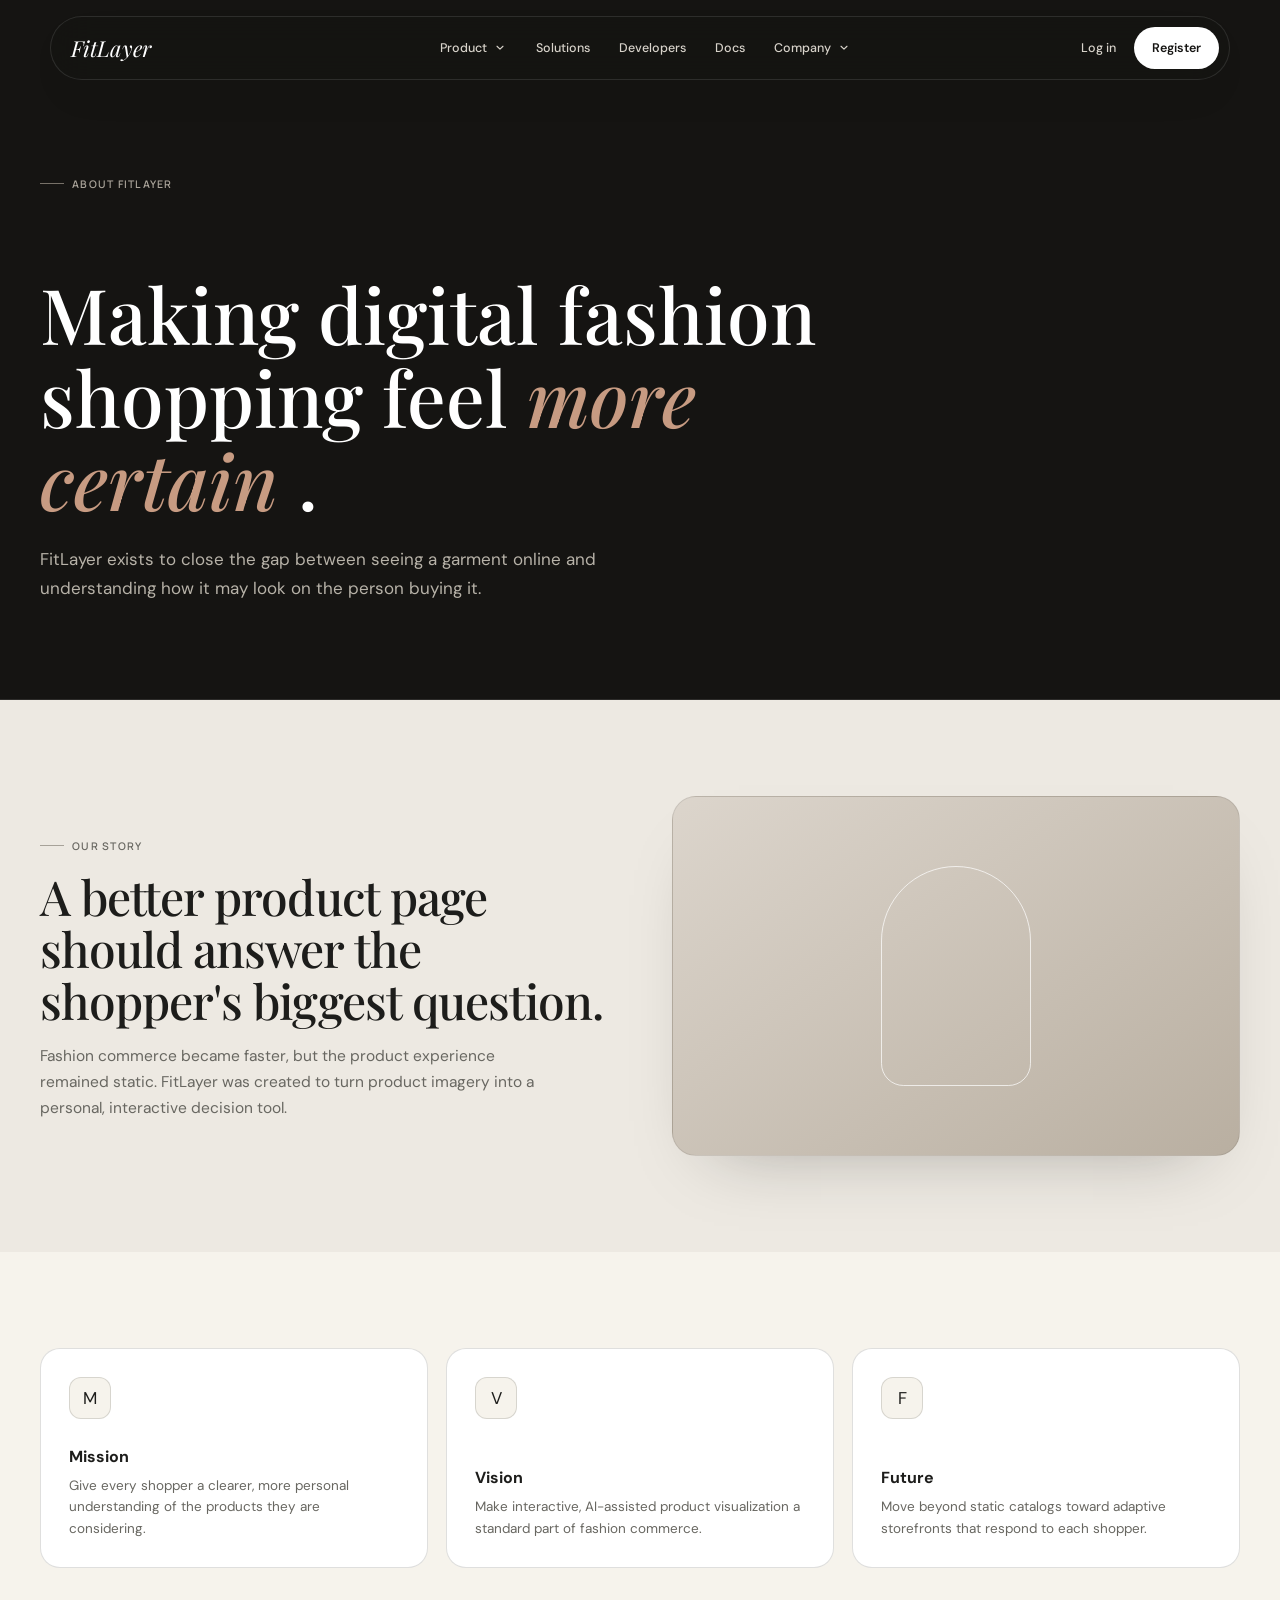
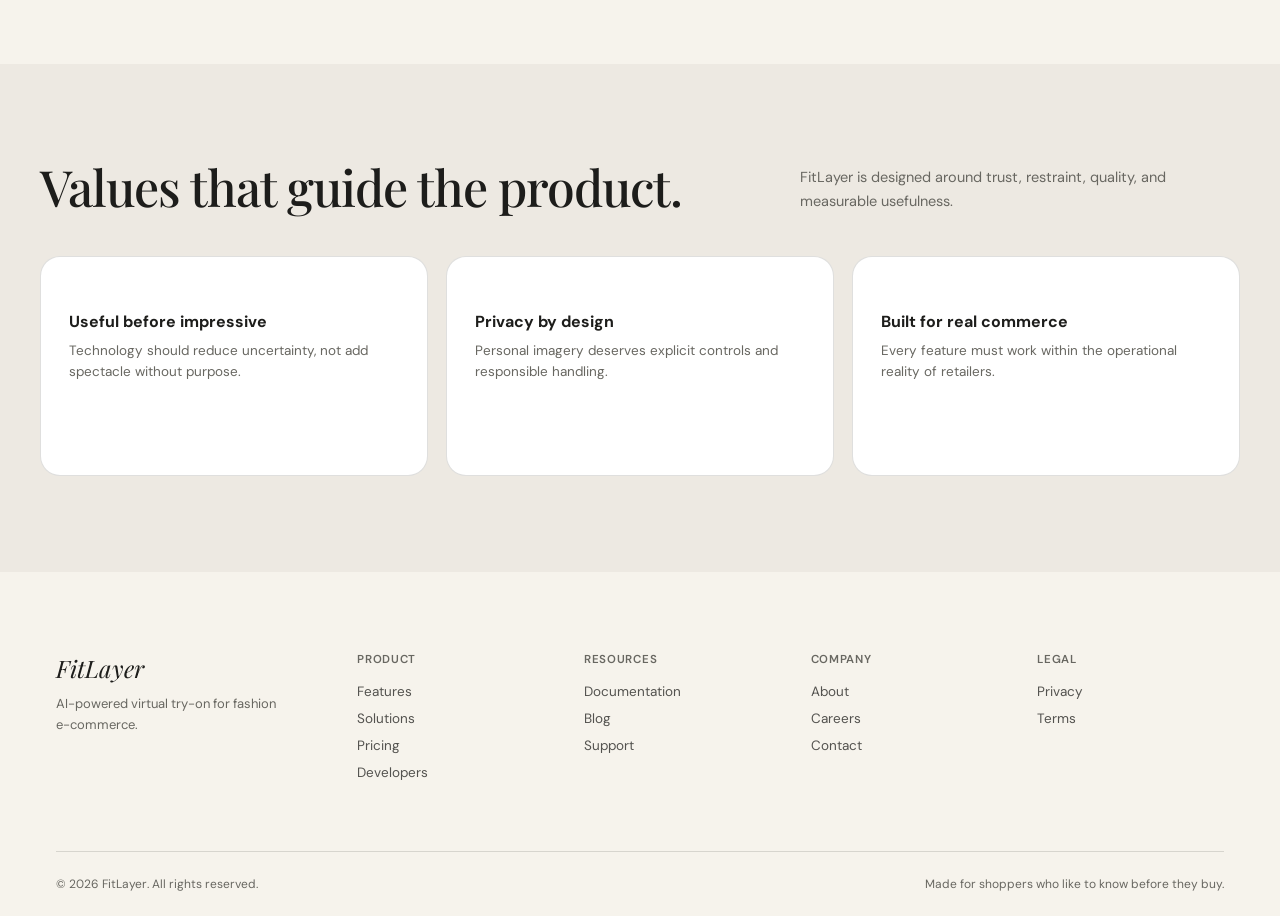
<file: FitLayer -  Website/about.html>
<!DOCTYPE html>
<html lang="en">
 <head>
  <meta charset="utf-8"/>
  <meta content="width=device-width, initial-scale=1.0" name="viewport"/>
  <title>
   About — FitLayer
  </title>
  <link href="https://fonts.googleapis.com" rel="preconnect"/>
  <link crossorigin="" href="https://fonts.gstatic.com" rel="preconnect"/>
  <link href="https://fonts.googleapis.com/css2?family=DM+Sans:wght@400;500;600;700&amp;family=Manrope:wght@500;600;700&amp;family=Playfair+Display:ital,wght@0,500;1,500&amp;family=JetBrains+Mono:wght@400;500&amp;display=swap" rel="stylesheet"/>
  <link href="assets/css/base.css" rel="stylesheet"/>
  <link href="assets/css/layout.css" rel="stylesheet"/>
  <link href="assets/css/components.css" rel="stylesheet"/>
  <link href="assets/css/home.css" rel="stylesheet"/>
  <link href="assets/css/subpages.css" rel="stylesheet"/>
  <link href="assets/css/developers.css" rel="stylesheet"/>
  <link href="assets/css/documentation.css" rel="stylesheet"/>
  <link href="assets/css/demo.css" rel="stylesheet"/>
  <link href="assets/css/pricing.css" rel="stylesheet"/>
  <link href="assets/css/blog.css" rel="stylesheet"/>
  <link href="assets/css/forms.css" rel="stylesheet"/>
  <link href="assets/css/auth.css" rel="stylesheet"/>
  <link href="assets/css/responsive.css" rel="stylesheet"/>
 </head>
 <body class="has-dark-hero">
  <nav class="site-nav" id="mainNav">
   <div class="nav-frame">
    <a class="brand nav-brand" href="index.html">
     FitLayer
    </a>
    <div class="nav-center">
     <div class="nav-menu">
      <details class="nav-dropdown">
       <summary class="nav-link">
        Product
        <svg aria-hidden="true" class="nav-chevron" viewbox="0 0 20 20">
         <path d="M5.75 7.5 10 11.75 14.25 7.5" fill="none" stroke="currentColor" stroke-linecap="round" stroke-linejoin="round" stroke-width="1.6">
         </path>
        </svg>
       </summary>
       <div class="nav-dropdown-panel">
        <a class="nav-dropdown-item" href="features.html">
         <span class="nav-icon">
          <svg aria-hidden="true" viewbox="0 0 24 24">
           <path d="M12 3l1.7 4.3L18 9l-4.3 1.7L12 15l-1.7-4.3L6 9l4.3-1.7L12 3Zm6 11 .9 2.1L21 17l-2.1.9L18 20l-.9-2.1L15 17l2.1-.9L18 14ZM6 15l1.2 2.8L10 19l-2.8 1.2L6 23l-1.2-2.8L2 19l2.8-1.2L6 15Z" fill="none" stroke="currentColor" stroke-linejoin="round" stroke-width="1.5">
           </path>
          </svg>
         </span>
         <span>
          <strong>
           Features
          </strong>
          <small>
           Explore the full platform
          </small>
         </span>
        </a>
        <a class="nav-dropdown-item" href="demo.html">
         <span class="nav-icon">
          <svg aria-hidden="true" viewbox="0 0 24 24">
           <circle cx="12" cy="12" fill="none" r="8.5" stroke="currentColor" stroke-width="1.5">
           </circle>
           <path d="m10 8.8 5 3.2-5 3.2V8.8Z" fill="none" stroke="currentColor" stroke-linejoin="round" stroke-width="1.5">
           </path>
          </svg>
         </span>
         <span>
          <strong>
           Live Demo
          </strong>
          <small>
           Experience the try-on flow
          </small>
         </span>
        </a>
        <a class="nav-dropdown-item" href="pricing.html">
         <span class="nav-icon">
          <svg aria-hidden="true" viewbox="0 0 24 24">
           <path d="M5 7.5h14M7 4h10a2 2 0 0 1 2 2v12a2 2 0 0 1-2 2H7a2 2 0 0 1-2-2V6a2 2 0 0 1 2-2Z" fill="none" stroke="currentColor" stroke-width="1.5">
           </path>
           <path d="M9 12h6M9 16h4" fill="none" stroke="currentColor" stroke-linecap="round" stroke-width="1.5">
           </path>
          </svg>
         </span>
         <span>
          <strong>
           Pricing
          </strong>
          <small>
           Plans for every stage
          </small>
         </span>
        </a>
       </div>
      </details>
      <a class="nav-link" href="solutions.html">
       Solutions
      </a>
      <a class="nav-link" href="developers.html">
       Developers
      </a>
      <a class="nav-link" href="documentation.html">
       Docs
      </a>
      <details class="nav-dropdown">
       <summary class="nav-link">
        Company
        <svg aria-hidden="true" class="nav-chevron" viewbox="0 0 20 20">
         <path d="M5.75 7.5 10 11.75 14.25 7.5" fill="none" stroke="currentColor" stroke-linecap="round" stroke-linejoin="round" stroke-width="1.6">
         </path>
        </svg>
       </summary>
       <div class="nav-dropdown-panel nav-dropdown-panel-right">
        <a class="nav-dropdown-item" href="enterprise.html">
         <span class="nav-icon">
          <svg aria-hidden="true" viewbox="0 0 24 24">
           <path d="M4 20V8l8-4 8 4v12M8 20v-5h8v5M8 10h.01M12 10h.01M16 10h.01" fill="none" stroke="currentColor" stroke-linecap="round" stroke-linejoin="round" stroke-width="1.5">
           </path>
          </svg>
         </span>
         <span>
          <strong>
           Enterprise
          </strong>
          <small>
           Scale, security, and support
          </small>
         </span>
        </a>
        <a aria-current="page" class="nav-dropdown-item" href="about.html">
         <span class="nav-icon">
          <svg aria-hidden="true" viewbox="0 0 24 24">
           <path d="M8.5 11a3.5 3.5 0 1 0 0-7 3.5 3.5 0 0 0 0 7ZM15.5 12.5a3 3 0 1 0 0-6M3 20a5.5 5.5 0 0 1 11 0M14 20a4.5 4.5 0 0 1 7 0" fill="none" stroke="currentColor" stroke-linecap="round" stroke-width="1.5">
           </path>
          </svg>
         </span>
         <span>
          <strong>
           About
          </strong>
          <small>
           Our story and mission
          </small>
         </span>
        </a>
        <a class="nav-dropdown-item" href="blog.html">
         <span class="nav-icon">
          <svg aria-hidden="true" viewbox="0 0 24 24">
           <path d="M5 4h14v16H5zM8 8h8M8 12h8M8 16h5" fill="none" stroke="currentColor" stroke-linecap="round" stroke-linejoin="round" stroke-width="1.5">
           </path>
          </svg>
         </span>
         <span>
          <strong>
           Journal
          </strong>
          <small>
           Insights and product updates
          </small>
         </span>
        </a>
        <a class="nav-dropdown-item" href="contact.html">
         <span class="nav-icon">
          <svg aria-hidden="true" viewbox="0 0 24 24">
           <path d="M4 6h16v12H4zM4 7l8 6 8-6" fill="none" stroke="currentColor" stroke-linecap="round" stroke-linejoin="round" stroke-width="1.5">
           </path>
          </svg>
         </span>
         <span>
          <strong>
           Contact
          </strong>
          <small>
           Sales and support
          </small>
         </span>
        </a>
       </div>
      </details>
     </div>
    </div>
    <div class="nav-actions">
     <a class="nav-login" href="login.html">
      Log in
     </a>
     <a class="nav-cta" href="register.html">
      Register
     </a>
     <button aria-expanded="false" aria-label="Open navigation" class="nav-toggle" id="navToggle">
      <span>
      </span>
      <span>
      </span>
     </button>
    </div>
   </div>
   <div class="nav-mobile" id="navMobile">
    <a href="features.html">
     Features
    </a>
    <a href="solutions.html">
     Solutions
    </a>
    <a href="demo.html">
     Live Demo
    </a>
    <a href="pricing.html">
     Pricing
    </a>
    <a href="developers.html">
     Developers
    </a>
    <a href="documentation.html">
     Documentation
    </a>
    <a href="enterprise.html">
     Enterprise
    </a>
    <a aria-current="page" href="about.html">
     About
    </a>
    <a href="blog.html">
     Journal
    </a>
    <a href="contact.html">
     Contact
    </a>
    <div class="nav-mobile-actions">
     <a href="login.html">
      Log in
     </a>
     <a class="nav-cta" href="register.html">
      Start free
     </a>
    </div>
   </div>
  </nav>
  <div class="nav-mobile" id="navMobile">
   <a href="features.html">
    Features
   </a>
   <a href="solutions.html">
    Solutions
   </a>
   <a href="demo.html">
    Live Demo
   </a>
   <a href="pricing.html">
    Pricing
   </a>
   <a href="developers.html">
    Developers
   </a>
   <a href="documentation.html">
    Documentation
   </a>
   <a href="enterprise.html">
    Enterprise
   </a>
   <a aria-current="page" href="about.html">
    About
   </a>
   <a href="blog.html">
    Journal
   </a>
   <a href="contact.html">
    Contact
   </a>
   <div class="nav-mobile-actions">
    <a href="login.html">
     Log in
    </a>
    <a class="nav-cta" href="register.html">
     Start free
    </a>
   </div>
  </div>
  <main class="page-view subpage active" id="page-about">
   <section class="subhero">
    <div class="subhero-inner">
     <div class="kicker reveal">
      About FitLayer
     </div>
     <h1 class="reveal">
      Making digital fashion shopping feel
      <em>
       more certain
      </em>
      .
     </h1>
     <p class="reveal">
      FitLayer exists to close the gap between seeing a garment online and understanding how it may
          look on the person buying it.
     </p>
    </div>
   </section>
   <section class="page-section">
    <div class="page-shell split-layout">
     <div class="reveal">
      <div class="kicker">
       Our story
      </div>
      <h2 class="section-title">
       A better product page should answer the shopper's biggest question.
      </h2>
      <p class="section-desc">
       Fashion commerce became faster, but the product experience remained static. FitLayer
            was created to turn product imagery into a personal, interactive decision tool.
      </p>
     </div>
     <div class="ui-visual reveal" style="min-height:360px;background:linear-gradient(145deg,#dcd5cc,#b9afa1);display:grid;place-items:center">
      <div style="width:150px;height:220px;border:1px solid rgba(255,255,255,.7);border-radius:80px 80px 24px 24px">
      </div>
     </div>
    </div>
   </section>
   <section class="page-section alt">
    <div class="page-shell">
     <div class="simple-grid">
      <article class="simple-card reveal">
       <div class="simple-icon">
        M
       </div>
       <h3>
        Mission
       </h3>
       <p>
        Give every shopper a clearer, more personal understanding of the products they are considering.
       </p>
      </article>
      <article class="simple-card reveal">
       <div class="simple-icon">
        V
       </div>
       <h3>
        Vision
       </h3>
       <p>
        Make interactive, AI-assisted product visualization a standard part of fashion commerce.
       </p>
      </article>
      <article class="simple-card reveal">
       <div class="simple-icon">
        F
       </div>
       <h3>
        Future
       </h3>
       <p>
        Move beyond static catalogs toward adaptive storefronts that respond to each shopper.
       </p>
      </article>
     </div>
    </div>
   </section>
   <section class="page-section">
    <div class="page-shell">
     <div class="page-heading reveal">
      <h2>
       Values that guide the product.
      </h2>
      <p>
       FitLayer is designed around trust, restraint, quality, and measurable usefulness.
      </p>
     </div>
     <div class="simple-grid">
      <article class="simple-card reveal">
       <h3>
        Useful before impressive
       </h3>
       <p>
        Technology should reduce uncertainty, not add spectacle without purpose.
       </p>
      </article>
      <article class="simple-card reveal">
       <h3>
        Privacy by design
       </h3>
       <p>
        Personal imagery deserves explicit controls and responsible handling.
       </p>
      </article>
      <article class="simple-card reveal">
       <h3>
        Built for real commerce
       </h3>
       <p>
        Every feature must work within the operational reality of retailers.
       </p>
      </article>
     </div>
    </div>
   </section>
  </main>
  <footer class="site-footer">
   <div class="section-inner footer-grid">
    <div class="footer-brand">
     <div class="brand">
      FitLayer
     </div>
     <p>
      AI-powered virtual try-on for fashion e-commerce.
     </p>
    </div>
    <div class="footer-col">
     <h5>
      Product
     </h5>
     <a href="features.html">
      Features
     </a>
     <a href="solutions.html">
      Solutions
     </a>
     <a href="pricing.html">
      Pricing
     </a>
     <a href="developers.html">
      Developers
     </a>
    </div>
    <div class="footer-col">
     <h5>
      Resources
     </h5>
     <a href="documentation.html">
      Documentation
     </a>
     <a href="blog.html">
      Blog
     </a>
     <a href="contact.html">
      Support
     </a>
    </div>
    <div class="footer-col">
     <h5>
      Company
     </h5>
     <a aria-current="page" href="about.html">
      About
     </a>
     <a aria-current="page" href="about.html">
      Careers
     </a>
     <a href="contact.html">
      Contact
     </a>
    </div>
    <div class="footer-col">
     <h5>
      Legal
     </h5>
     <a href="#">
      Privacy
     </a>
     <a href="#">
      Terms
     </a>
    </div>
   </div>
   <div class="footer-bottom">
    <span>
     © 2026 FitLayer. All rights reserved.
    </span>
    <span>
     Made for shoppers who like to know before they buy.
    </span>
   </div>
  </footer>
  <script src="assets/js/navigation.js">
  </script>
  <script src="assets/js/animations.js">
  </script>
 </body>
</html>
</file>
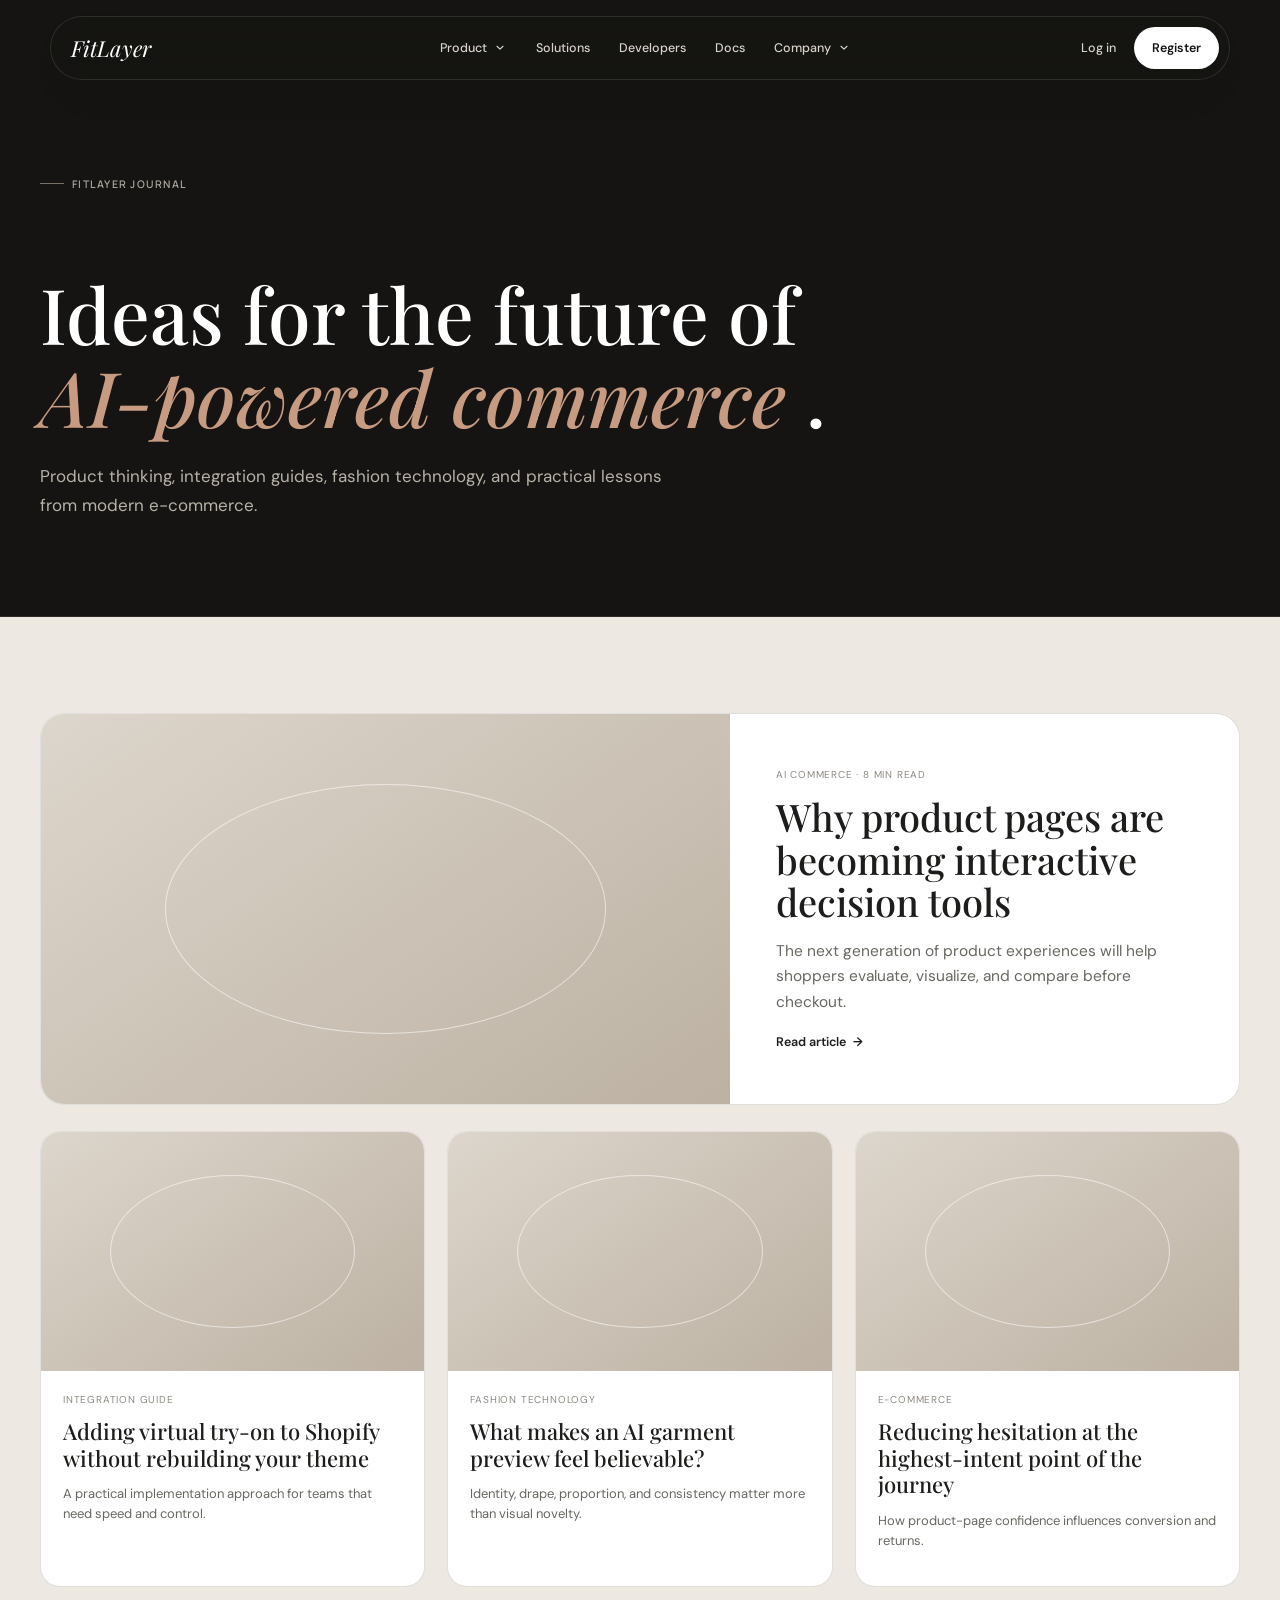
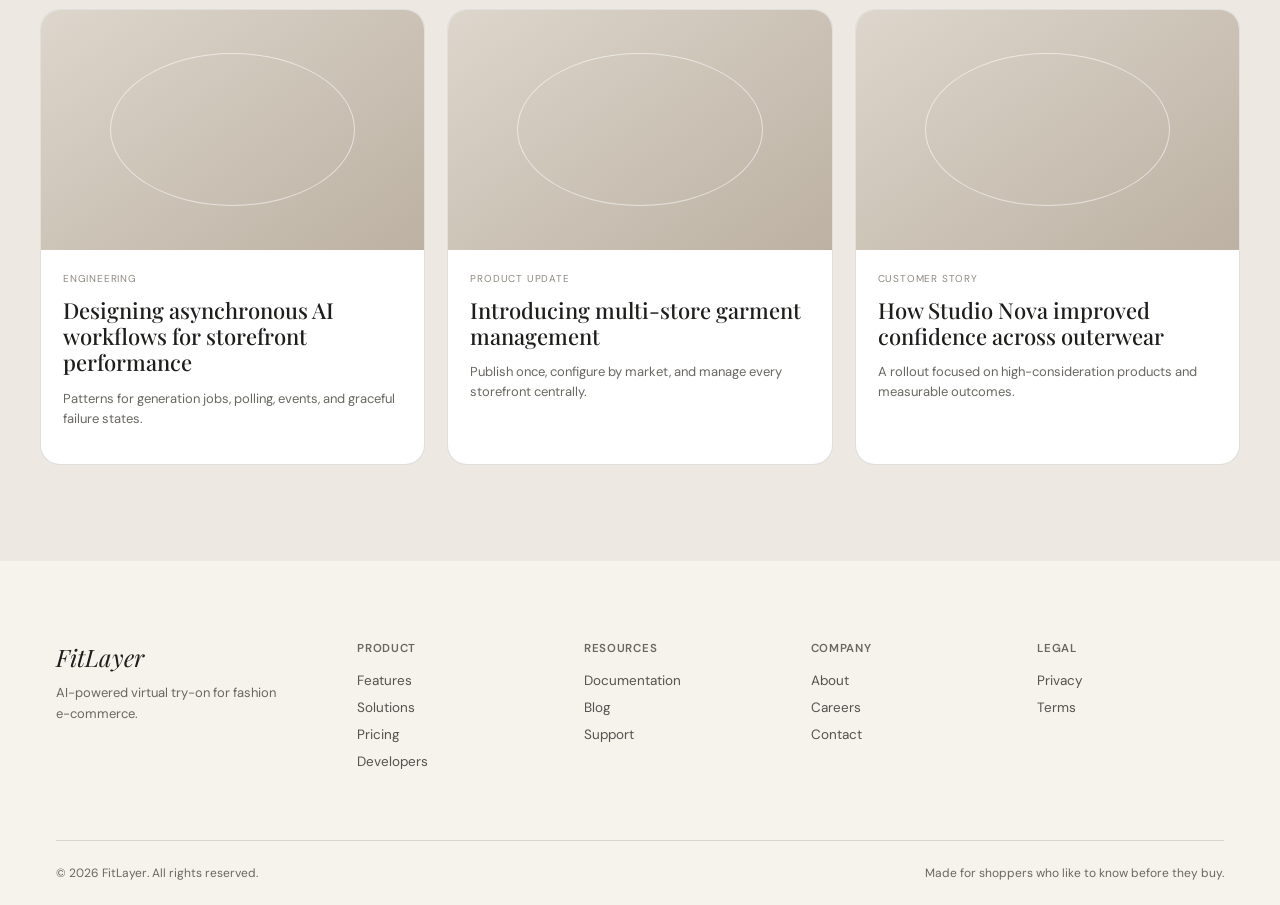
<file: FitLayer -  Website/blog.html>
<!DOCTYPE html>
<html lang="en">
 <head>
  <meta charset="utf-8"/>
  <meta content="width=device-width, initial-scale=1.0" name="viewport"/>
  <title>
   Blog — FitLayer
  </title>
  <link href="https://fonts.googleapis.com" rel="preconnect"/>
  <link crossorigin="" href="https://fonts.gstatic.com" rel="preconnect"/>
  <link href="https://fonts.googleapis.com/css2?family=DM+Sans:wght@400;500;600;700&amp;family=Manrope:wght@500;600;700&amp;family=Playfair+Display:ital,wght@0,500;1,500&amp;family=JetBrains+Mono:wght@400;500&amp;display=swap" rel="stylesheet"/>
  <link href="assets/css/base.css" rel="stylesheet"/>
  <link href="assets/css/layout.css" rel="stylesheet"/>
  <link href="assets/css/components.css" rel="stylesheet"/>
  <link href="assets/css/home.css" rel="stylesheet"/>
  <link href="assets/css/subpages.css" rel="stylesheet"/>
  <link href="assets/css/developers.css" rel="stylesheet"/>
  <link href="assets/css/documentation.css" rel="stylesheet"/>
  <link href="assets/css/demo.css" rel="stylesheet"/>
  <link href="assets/css/pricing.css" rel="stylesheet"/>
  <link href="assets/css/blog.css" rel="stylesheet"/>
  <link href="assets/css/forms.css" rel="stylesheet"/>
  <link href="assets/css/auth.css" rel="stylesheet"/>
  <link href="assets/css/responsive.css" rel="stylesheet"/>
 </head>
 <body class="has-dark-hero">
  <nav class="site-nav" id="mainNav">
   <div class="nav-frame">
    <a class="brand nav-brand" href="index.html">
     FitLayer
    </a>
    <div class="nav-center">
     <div class="nav-menu">
      <details class="nav-dropdown">
       <summary class="nav-link">
        Product
        <svg aria-hidden="true" class="nav-chevron" viewbox="0 0 20 20">
         <path d="M5.75 7.5 10 11.75 14.25 7.5" fill="none" stroke="currentColor" stroke-linecap="round" stroke-linejoin="round" stroke-width="1.6">
         </path>
        </svg>
       </summary>
       <div class="nav-dropdown-panel">
        <a class="nav-dropdown-item" href="features.html">
         <span class="nav-icon">
          <svg aria-hidden="true" viewbox="0 0 24 24">
           <path d="M12 3l1.7 4.3L18 9l-4.3 1.7L12 15l-1.7-4.3L6 9l4.3-1.7L12 3Zm6 11 .9 2.1L21 17l-2.1.9L18 20l-.9-2.1L15 17l2.1-.9L18 14ZM6 15l1.2 2.8L10 19l-2.8 1.2L6 23l-1.2-2.8L2 19l2.8-1.2L6 15Z" fill="none" stroke="currentColor" stroke-linejoin="round" stroke-width="1.5">
           </path>
          </svg>
         </span>
         <span>
          <strong>
           Features
          </strong>
          <small>
           Explore the full platform
          </small>
         </span>
        </a>
        <a class="nav-dropdown-item" href="demo.html">
         <span class="nav-icon">
          <svg aria-hidden="true" viewbox="0 0 24 24">
           <circle cx="12" cy="12" fill="none" r="8.5" stroke="currentColor" stroke-width="1.5">
           </circle>
           <path d="m10 8.8 5 3.2-5 3.2V8.8Z" fill="none" stroke="currentColor" stroke-linejoin="round" stroke-width="1.5">
           </path>
          </svg>
         </span>
         <span>
          <strong>
           Live Demo
          </strong>
          <small>
           Experience the try-on flow
          </small>
         </span>
        </a>
        <a class="nav-dropdown-item" href="pricing.html">
         <span class="nav-icon">
          <svg aria-hidden="true" viewbox="0 0 24 24">
           <path d="M5 7.5h14M7 4h10a2 2 0 0 1 2 2v12a2 2 0 0 1-2 2H7a2 2 0 0 1-2-2V6a2 2 0 0 1 2-2Z" fill="none" stroke="currentColor" stroke-width="1.5">
           </path>
           <path d="M9 12h6M9 16h4" fill="none" stroke="currentColor" stroke-linecap="round" stroke-width="1.5">
           </path>
          </svg>
         </span>
         <span>
          <strong>
           Pricing
          </strong>
          <small>
           Plans for every stage
          </small>
         </span>
        </a>
       </div>
      </details>
      <a class="nav-link" href="solutions.html">
       Solutions
      </a>
      <a class="nav-link" href="developers.html">
       Developers
      </a>
      <a class="nav-link" href="documentation.html">
       Docs
      </a>
      <details class="nav-dropdown">
       <summary class="nav-link">
        Company
        <svg aria-hidden="true" class="nav-chevron" viewbox="0 0 20 20">
         <path d="M5.75 7.5 10 11.75 14.25 7.5" fill="none" stroke="currentColor" stroke-linecap="round" stroke-linejoin="round" stroke-width="1.6">
         </path>
        </svg>
       </summary>
       <div class="nav-dropdown-panel nav-dropdown-panel-right">
        <a class="nav-dropdown-item" href="enterprise.html">
         <span class="nav-icon">
          <svg aria-hidden="true" viewbox="0 0 24 24">
           <path d="M4 20V8l8-4 8 4v12M8 20v-5h8v5M8 10h.01M12 10h.01M16 10h.01" fill="none" stroke="currentColor" stroke-linecap="round" stroke-linejoin="round" stroke-width="1.5">
           </path>
          </svg>
         </span>
         <span>
          <strong>
           Enterprise
          </strong>
          <small>
           Scale, security, and support
          </small>
         </span>
        </a>
        <a class="nav-dropdown-item" href="about.html">
         <span class="nav-icon">
          <svg aria-hidden="true" viewbox="0 0 24 24">
           <path d="M8.5 11a3.5 3.5 0 1 0 0-7 3.5 3.5 0 0 0 0 7ZM15.5 12.5a3 3 0 1 0 0-6M3 20a5.5 5.5 0 0 1 11 0M14 20a4.5 4.5 0 0 1 7 0" fill="none" stroke="currentColor" stroke-linecap="round" stroke-width="1.5">
           </path>
          </svg>
         </span>
         <span>
          <strong>
           About
          </strong>
          <small>
           Our story and mission
          </small>
         </span>
        </a>
        <a aria-current="page" class="nav-dropdown-item" href="blog.html">
         <span class="nav-icon">
          <svg aria-hidden="true" viewbox="0 0 24 24">
           <path d="M5 4h14v16H5zM8 8h8M8 12h8M8 16h5" fill="none" stroke="currentColor" stroke-linecap="round" stroke-linejoin="round" stroke-width="1.5">
           </path>
          </svg>
         </span>
         <span>
          <strong>
           Journal
          </strong>
          <small>
           Insights and product updates
          </small>
         </span>
        </a>
        <a class="nav-dropdown-item" href="contact.html">
         <span class="nav-icon">
          <svg aria-hidden="true" viewbox="0 0 24 24">
           <path d="M4 6h16v12H4zM4 7l8 6 8-6" fill="none" stroke="currentColor" stroke-linecap="round" stroke-linejoin="round" stroke-width="1.5">
           </path>
          </svg>
         </span>
         <span>
          <strong>
           Contact
          </strong>
          <small>
           Sales and support
          </small>
         </span>
        </a>
       </div>
      </details>
     </div>
    </div>
    <div class="nav-actions">
     <a class="nav-login" href="login.html">
      Log in
     </a>
     <a class="nav-cta" href="register.html">
      Register
     </a>
     <button aria-expanded="false" aria-label="Open navigation" class="nav-toggle" id="navToggle">
      <span>
      </span>
      <span>
      </span>
     </button>
    </div>
   </div>
   <div class="nav-mobile" id="navMobile">
    <a href="features.html">
     Features
    </a>
    <a href="solutions.html">
     Solutions
    </a>
    <a href="demo.html">
     Live Demo
    </a>
    <a href="pricing.html">
     Pricing
    </a>
    <a href="developers.html">
     Developers
    </a>
    <a href="documentation.html">
     Documentation
    </a>
    <a href="enterprise.html">
     Enterprise
    </a>
    <a href="about.html">
     About
    </a>
    <a aria-current="page" href="blog.html">
     Journal
    </a>
    <a href="contact.html">
     Contact
    </a>
    <div class="nav-mobile-actions">
     <a href="login.html">
      Log in
     </a>
     <a class="nav-cta" href="register.html">
      Start free
     </a>
    </div>
   </div>
  </nav>
  <div class="nav-mobile" id="navMobile">
   <a href="features.html">
    Features
   </a>
   <a href="solutions.html">
    Solutions
   </a>
   <a href="demo.html">
    Live Demo
   </a>
   <a href="pricing.html">
    Pricing
   </a>
   <a href="developers.html">
    Developers
   </a>
   <a href="documentation.html">
    Documentation
   </a>
   <a href="enterprise.html">
    Enterprise
   </a>
   <a href="about.html">
    About
   </a>
   <a aria-current="page" href="blog.html">
    Journal
   </a>
   <a href="contact.html">
    Contact
   </a>
   <div class="nav-mobile-actions">
    <a href="login.html">
     Log in
    </a>
    <a class="nav-cta" href="register.html">
     Start free
    </a>
   </div>
  </div>
  <main class="page-view subpage active" id="page-blog">
   <section class="subhero">
    <div class="subhero-inner">
     <div class="kicker reveal">
      FitLayer Journal
     </div>
     <h1 class="reveal">
      Ideas for the future of
      <em>
       AI-powered commerce
      </em>
      .
     </h1>
     <p class="reveal">
      Product thinking, integration guides, fashion technology, and practical lessons from modern
          e-commerce.
     </p>
    </div>
   </section>
   <section class="page-section">
    <div class="page-shell">
     <article class="featured-article reveal">
      <div class="article-cover">
      </div>
      <div class="featured-copy">
       <div class="article-meta">
        AI Commerce · 8 min read
       </div>
       <h2>
        Why product pages are becoming interactive decision tools
       </h2>
       <p class="section-desc">
        The next generation of product experiences will help shoppers evaluate, visualize,
              and compare before checkout.
       </p>
       <a class="text-link" href="#">
        Read article
       </a>
      </div>
     </article>
     <div class="blog-grid">
      <article class="article-card reveal">
       <div class="article-cover">
       </div>
       <div class="article-body">
        <div class="article-meta">
         Integration Guide
        </div>
        <h3>
         Adding virtual try-on to Shopify without rebuilding your theme
        </h3>
        <p>
         A practical implementation approach for teams that need speed and control.
        </p>
       </div>
      </article>
      <article class="article-card reveal">
       <div class="article-cover">
       </div>
       <div class="article-body">
        <div class="article-meta">
         Fashion Technology
        </div>
        <h3>
         What makes an AI garment preview feel believable?
        </h3>
        <p>
         Identity, drape, proportion, and consistency matter more than visual novelty.
        </p>
       </div>
      </article>
      <article class="article-card reveal">
       <div class="article-cover">
       </div>
       <div class="article-body">
        <div class="article-meta">
         E-commerce
        </div>
        <h3>
         Reducing hesitation at the highest-intent point of the journey
        </h3>
        <p>
         How product-page confidence influences conversion and returns.
        </p>
       </div>
      </article>
      <article class="article-card reveal">
       <div class="article-cover">
       </div>
       <div class="article-body">
        <div class="article-meta">
         Engineering
        </div>
        <h3>
         Designing asynchronous AI workflows for storefront performance
        </h3>
        <p>
         Patterns for generation jobs, polling, events, and graceful failure states.
        </p>
       </div>
      </article>
      <article class="article-card reveal">
       <div class="article-cover">
       </div>
       <div class="article-body">
        <div class="article-meta">
         Product Update
        </div>
        <h3>
         Introducing multi-store garment management
        </h3>
        <p>
         Publish once, configure by market, and manage every storefront centrally.
        </p>
       </div>
      </article>
      <article class="article-card reveal">
       <div class="article-cover">
       </div>
       <div class="article-body">
        <div class="article-meta">
         Customer Story
        </div>
        <h3>
         How Studio Nova improved confidence across outerwear
        </h3>
        <p>
         A rollout focused on high-consideration products and measurable outcomes.
        </p>
       </div>
      </article>
     </div>
    </div>
   </section>
  </main>
  <footer class="site-footer">
   <div class="section-inner footer-grid">
    <div class="footer-brand">
     <div class="brand">
      FitLayer
     </div>
     <p>
      AI-powered virtual try-on for fashion e-commerce.
     </p>
    </div>
    <div class="footer-col">
     <h5>
      Product
     </h5>
     <a href="features.html">
      Features
     </a>
     <a href="solutions.html">
      Solutions
     </a>
     <a href="pricing.html">
      Pricing
     </a>
     <a href="developers.html">
      Developers
     </a>
    </div>
    <div class="footer-col">
     <h5>
      Resources
     </h5>
     <a href="documentation.html">
      Documentation
     </a>
     <a aria-current="page" href="blog.html">
      Blog
     </a>
     <a href="contact.html">
      Support
     </a>
    </div>
    <div class="footer-col">
     <h5>
      Company
     </h5>
     <a href="about.html">
      About
     </a>
     <a href="about.html">
      Careers
     </a>
     <a href="contact.html">
      Contact
     </a>
    </div>
    <div class="footer-col">
     <h5>
      Legal
     </h5>
     <a href="#">
      Privacy
     </a>
     <a href="#">
      Terms
     </a>
    </div>
   </div>
   <div class="footer-bottom">
    <span>
     © 2026 FitLayer. All rights reserved.
    </span>
    <span>
     Made for shoppers who like to know before they buy.
    </span>
   </div>
  </footer>
  <script src="assets/js/navigation.js">
  </script>
  <script src="assets/js/animations.js">
  </script>
 </body>
</html>
</file>
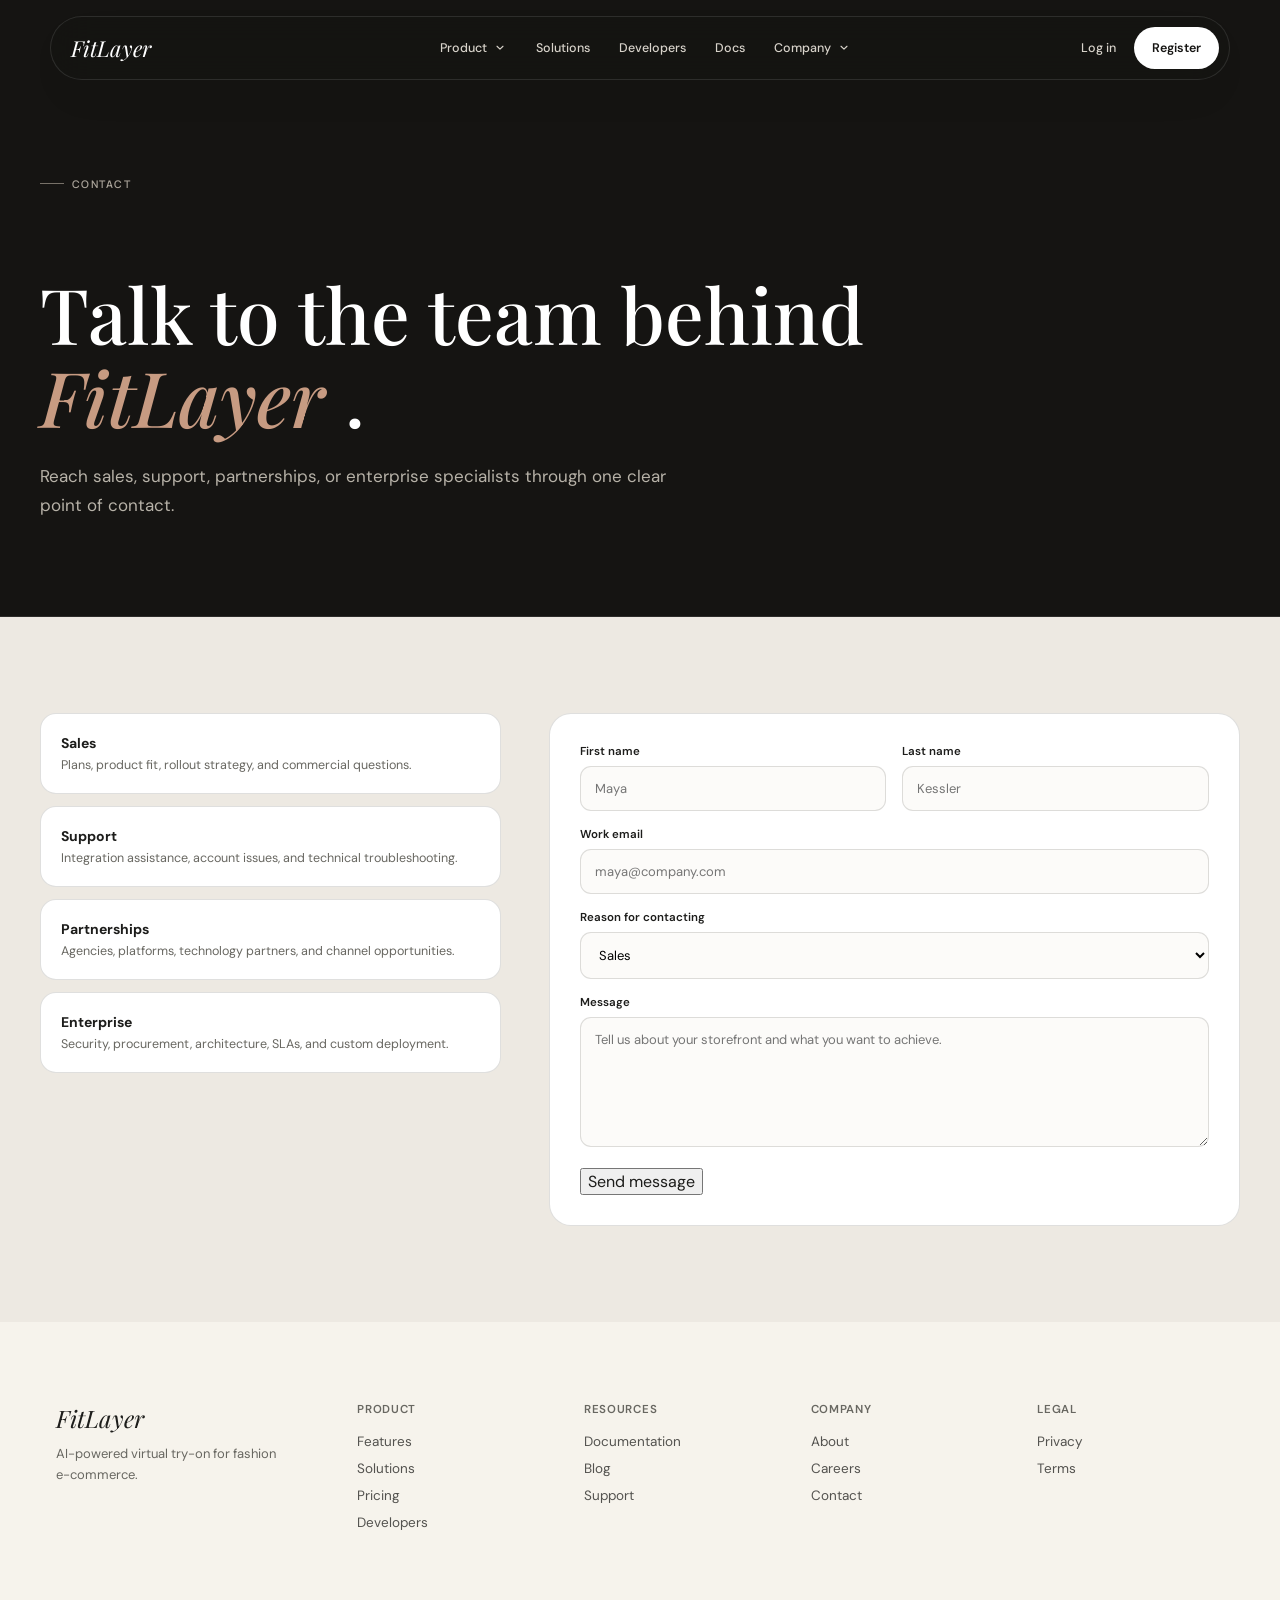
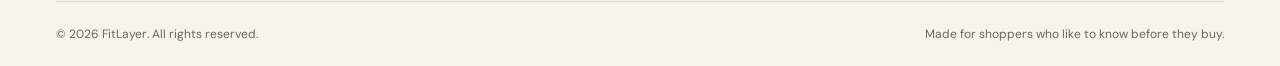
<file: FitLayer -  Website/contact.html>
<!DOCTYPE html>
<html lang="en">
 <head>
  <meta charset="utf-8"/>
  <meta content="width=device-width, initial-scale=1.0" name="viewport"/>
  <title>
   Contact — FitLayer
  </title>
  <link href="https://fonts.googleapis.com" rel="preconnect"/>
  <link crossorigin="" href="https://fonts.gstatic.com" rel="preconnect"/>
  <link href="https://fonts.googleapis.com/css2?family=DM+Sans:wght@400;500;600;700&amp;family=Manrope:wght@500;600;700&amp;family=Playfair+Display:ital,wght@0,500;1,500&amp;family=JetBrains+Mono:wght@400;500&amp;display=swap" rel="stylesheet"/>
  <link href="assets/css/base.css" rel="stylesheet"/>
  <link href="assets/css/layout.css" rel="stylesheet"/>
  <link href="assets/css/components.css" rel="stylesheet"/>
  <link href="assets/css/home.css" rel="stylesheet"/>
  <link href="assets/css/subpages.css" rel="stylesheet"/>
  <link href="assets/css/developers.css" rel="stylesheet"/>
  <link href="assets/css/documentation.css" rel="stylesheet"/>
  <link href="assets/css/demo.css" rel="stylesheet"/>
  <link href="assets/css/pricing.css" rel="stylesheet"/>
  <link href="assets/css/blog.css" rel="stylesheet"/>
  <link href="assets/css/forms.css" rel="stylesheet"/>
  <link href="assets/css/auth.css" rel="stylesheet"/>
  <link href="assets/css/responsive.css" rel="stylesheet"/>
 </head>
 <body class="has-dark-hero">
  <nav class="site-nav" id="mainNav">
   <div class="nav-frame">
    <a class="brand nav-brand" href="index.html">
     FitLayer
    </a>
    <div class="nav-center">
     <div class="nav-menu">
      <details class="nav-dropdown">
       <summary class="nav-link">
        Product
        <svg aria-hidden="true" class="nav-chevron" viewbox="0 0 20 20">
         <path d="M5.75 7.5 10 11.75 14.25 7.5" fill="none" stroke="currentColor" stroke-linecap="round" stroke-linejoin="round" stroke-width="1.6">
         </path>
        </svg>
       </summary>
       <div class="nav-dropdown-panel">
        <a class="nav-dropdown-item" href="features.html">
         <span class="nav-icon">
          <svg aria-hidden="true" viewbox="0 0 24 24">
           <path d="M12 3l1.7 4.3L18 9l-4.3 1.7L12 15l-1.7-4.3L6 9l4.3-1.7L12 3Zm6 11 .9 2.1L21 17l-2.1.9L18 20l-.9-2.1L15 17l2.1-.9L18 14ZM6 15l1.2 2.8L10 19l-2.8 1.2L6 23l-1.2-2.8L2 19l2.8-1.2L6 15Z" fill="none" stroke="currentColor" stroke-linejoin="round" stroke-width="1.5">
           </path>
          </svg>
         </span>
         <span>
          <strong>
           Features
          </strong>
          <small>
           Explore the full platform
          </small>
         </span>
        </a>
        <a class="nav-dropdown-item" href="demo.html">
         <span class="nav-icon">
          <svg aria-hidden="true" viewbox="0 0 24 24">
           <circle cx="12" cy="12" fill="none" r="8.5" stroke="currentColor" stroke-width="1.5">
           </circle>
           <path d="m10 8.8 5 3.2-5 3.2V8.8Z" fill="none" stroke="currentColor" stroke-linejoin="round" stroke-width="1.5">
           </path>
          </svg>
         </span>
         <span>
          <strong>
           Live Demo
          </strong>
          <small>
           Experience the try-on flow
          </small>
         </span>
        </a>
        <a class="nav-dropdown-item" href="pricing.html">
         <span class="nav-icon">
          <svg aria-hidden="true" viewbox="0 0 24 24">
           <path d="M5 7.5h14M7 4h10a2 2 0 0 1 2 2v12a2 2 0 0 1-2 2H7a2 2 0 0 1-2-2V6a2 2 0 0 1 2-2Z" fill="none" stroke="currentColor" stroke-width="1.5">
           </path>
           <path d="M9 12h6M9 16h4" fill="none" stroke="currentColor" stroke-linecap="round" stroke-width="1.5">
           </path>
          </svg>
         </span>
         <span>
          <strong>
           Pricing
          </strong>
          <small>
           Plans for every stage
          </small>
         </span>
        </a>
       </div>
      </details>
      <a class="nav-link" href="solutions.html">
       Solutions
      </a>
      <a class="nav-link" href="developers.html">
       Developers
      </a>
      <a class="nav-link" href="documentation.html">
       Docs
      </a>
      <details class="nav-dropdown">
       <summary class="nav-link">
        Company
        <svg aria-hidden="true" class="nav-chevron" viewbox="0 0 20 20">
         <path d="M5.75 7.5 10 11.75 14.25 7.5" fill="none" stroke="currentColor" stroke-linecap="round" stroke-linejoin="round" stroke-width="1.6">
         </path>
        </svg>
       </summary>
       <div class="nav-dropdown-panel nav-dropdown-panel-right">
        <a class="nav-dropdown-item" href="enterprise.html">
         <span class="nav-icon">
          <svg aria-hidden="true" viewbox="0 0 24 24">
           <path d="M4 20V8l8-4 8 4v12M8 20v-5h8v5M8 10h.01M12 10h.01M16 10h.01" fill="none" stroke="currentColor" stroke-linecap="round" stroke-linejoin="round" stroke-width="1.5">
           </path>
          </svg>
         </span>
         <span>
          <strong>
           Enterprise
          </strong>
          <small>
           Scale, security, and support
          </small>
         </span>
        </a>
        <a class="nav-dropdown-item" href="about.html">
         <span class="nav-icon">
          <svg aria-hidden="true" viewbox="0 0 24 24">
           <path d="M8.5 11a3.5 3.5 0 1 0 0-7 3.5 3.5 0 0 0 0 7ZM15.5 12.5a3 3 0 1 0 0-6M3 20a5.5 5.5 0 0 1 11 0M14 20a4.5 4.5 0 0 1 7 0" fill="none" stroke="currentColor" stroke-linecap="round" stroke-width="1.5">
           </path>
          </svg>
         </span>
         <span>
          <strong>
           About
          </strong>
          <small>
           Our story and mission
          </small>
         </span>
        </a>
        <a class="nav-dropdown-item" href="blog.html">
         <span class="nav-icon">
          <svg aria-hidden="true" viewbox="0 0 24 24">
           <path d="M5 4h14v16H5zM8 8h8M8 12h8M8 16h5" fill="none" stroke="currentColor" stroke-linecap="round" stroke-linejoin="round" stroke-width="1.5">
           </path>
          </svg>
         </span>
         <span>
          <strong>
           Journal
          </strong>
          <small>
           Insights and product updates
          </small>
         </span>
        </a>
        <a aria-current="page" class="nav-dropdown-item" href="contact.html">
         <span class="nav-icon">
          <svg aria-hidden="true" viewbox="0 0 24 24">
           <path d="M4 6h16v12H4zM4 7l8 6 8-6" fill="none" stroke="currentColor" stroke-linecap="round" stroke-linejoin="round" stroke-width="1.5">
           </path>
          </svg>
         </span>
         <span>
          <strong>
           Contact
          </strong>
          <small>
           Sales and support
          </small>
         </span>
        </a>
       </div>
      </details>
     </div>
    </div>
    <div class="nav-actions">
     <a class="nav-login" href="login.html">
      Log in
     </a>
     <a class="nav-cta" href="register.html">
      Register
     </a>
     <button aria-expanded="false" aria-label="Open navigation" class="nav-toggle" id="navToggle">
      <span>
      </span>
      <span>
      </span>
     </button>
    </div>
   </div>
   <div class="nav-mobile" id="navMobile">
    <a href="features.html">
     Features
    </a>
    <a href="solutions.html">
     Solutions
    </a>
    <a href="demo.html">
     Live Demo
    </a>
    <a href="pricing.html">
     Pricing
    </a>
    <a href="developers.html">
     Developers
    </a>
    <a href="documentation.html">
     Documentation
    </a>
    <a href="enterprise.html">
     Enterprise
    </a>
    <a href="about.html">
     About
    </a>
    <a href="blog.html">
     Journal
    </a>
    <a aria-current="page" href="contact.html">
     Contact
    </a>
    <div class="nav-mobile-actions">
     <a href="login.html">
      Log in
     </a>
     <a class="nav-cta" href="register.html">
      Start free
     </a>
    </div>
   </div>
  </nav>
  <div class="nav-mobile" id="navMobile">
   <a href="features.html">
    Features
   </a>
   <a href="solutions.html">
    Solutions
   </a>
   <a href="demo.html">
    Live Demo
   </a>
   <a href="pricing.html">
    Pricing
   </a>
   <a href="developers.html">
    Developers
   </a>
   <a href="documentation.html">
    Documentation
   </a>
   <a href="enterprise.html">
    Enterprise
   </a>
   <a href="about.html">
    About
   </a>
   <a href="blog.html">
    Journal
   </a>
   <a aria-current="page" href="contact.html">
    Contact
   </a>
   <div class="nav-mobile-actions">
    <a href="login.html">
     Log in
    </a>
    <a class="nav-cta" href="register.html">
     Start free
    </a>
   </div>
  </div>
  <main class="page-view subpage active" id="page-contact">
   <section class="subhero">
    <div class="subhero-inner">
     <div class="kicker reveal">
      Contact
     </div>
     <h1 class="reveal">
      Talk to the team behind
      <em>
       FitLayer
      </em>
      .
     </h1>
     <p class="reveal">
      Reach sales, support, partnerships, or enterprise specialists through one clear point of
          contact.
     </p>
    </div>
   </section>
   <section class="page-section">
    <div class="page-shell contact-grid">
     <div>
      <div class="contact-options">
       <div class="contact-option reveal">
        <h3>
         Sales
        </h3>
        <p>
         Plans, product fit, rollout strategy, and commercial questions.
        </p>
       </div>
       <div class="contact-option reveal">
        <h3>
         Support
        </h3>
        <p>
         Integration assistance, account issues, and technical troubleshooting.
        </p>
       </div>
       <div class="contact-option reveal">
        <h3>
         Partnerships
        </h3>
        <p>
         Agencies, platforms, technology partners, and channel opportunities.
        </p>
       </div>
       <div class="contact-option reveal">
        <h3>
         Enterprise
        </h3>
        <p>
         Security, procurement, architecture, SLAs, and custom deployment.
        </p>
       </div>
      </div>
     </div>
     <form class="form-card reveal" id="contactForm">
      <div class="field-grid">
       <div class="field">
        <label>
         First name
        </label>
        <input placeholder="Maya" required=""/>
       </div>
       <div class="field">
        <label>
         Last name
        </label>
        <input placeholder="Kessler" required=""/>
       </div>
      </div>
      <div class="field">
       <label>
        Work email
       </label>
       <input placeholder="maya@company.com" required="" type="email"/>
      </div>
      <div class="field">
       <label>
        Reason for contacting
       </label>
       <select>
        <option>
         Sales
        </option>
        <option>
         Support
        </option>
        <option>
         Partnership
        </option>
        <option>
         Enterprise
        </option>
       </select>
      </div>
      <div class="field">
       <label>
        Message
       </label>
       <textarea placeholder="Tell us about your storefront and what you want to achieve." required=""></textarea>
      </div>
      <button class="cta" type="submit">
       Send message
      </button>
     </form>
    </div>
   </section>
  </main>
  <footer class="site-footer">
   <div class="section-inner footer-grid">
    <div class="footer-brand">
     <div class="brand">
      FitLayer
     </div>
     <p>
      AI-powered virtual try-on for fashion e-commerce.
     </p>
    </div>
    <div class="footer-col">
     <h5>
      Product
     </h5>
     <a href="features.html">
      Features
     </a>
     <a href="solutions.html">
      Solutions
     </a>
     <a href="pricing.html">
      Pricing
     </a>
     <a href="developers.html">
      Developers
     </a>
    </div>
    <div class="footer-col">
     <h5>
      Resources
     </h5>
     <a href="documentation.html">
      Documentation
     </a>
     <a href="blog.html">
      Blog
     </a>
     <a aria-current="page" href="contact.html">
      Support
     </a>
    </div>
    <div class="footer-col">
     <h5>
      Company
     </h5>
     <a href="about.html">
      About
     </a>
     <a href="about.html">
      Careers
     </a>
     <a aria-current="page" href="contact.html">
      Contact
     </a>
    </div>
    <div class="footer-col">
     <h5>
      Legal
     </h5>
     <a href="#">
      Privacy
     </a>
     <a href="#">
      Terms
     </a>
    </div>
   </div>
   <div class="footer-bottom">
    <span>
     © 2026 FitLayer. All rights reserved.
    </span>
    <span>
     Made for shoppers who like to know before they buy.
    </span>
   </div>
  </footer>
  <script src="assets/js/navigation.js">
  </script>
  <script src="assets/js/animations.js">
  </script>
  <script src="assets/js/forms.js">
  </script>
 </body>
</html>
</file>
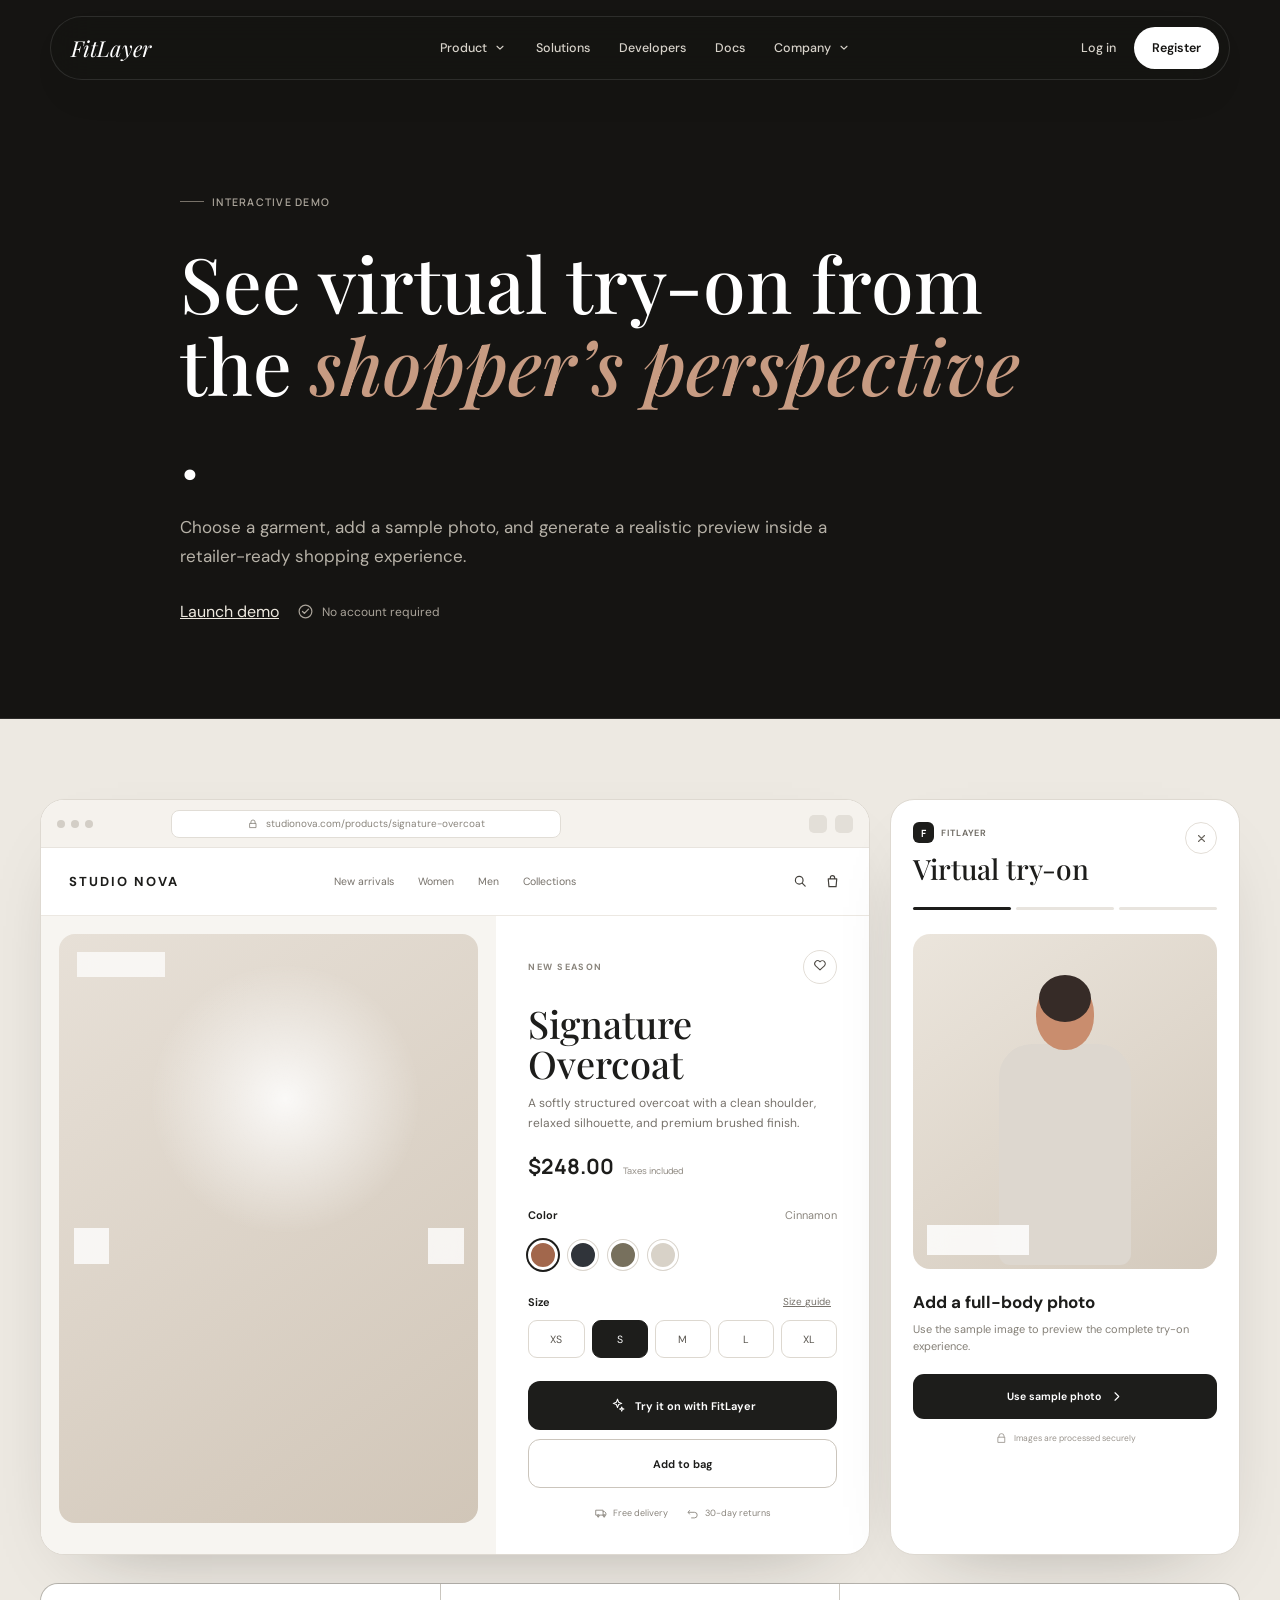
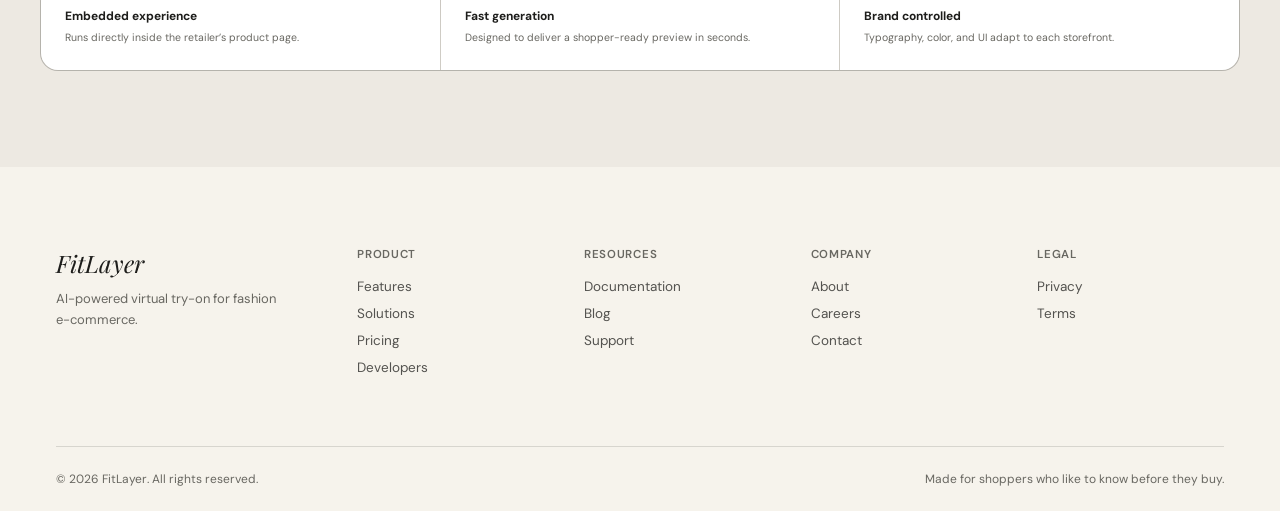
<file: FitLayer -  Website/demo.html>
<!DOCTYPE html>
<html lang="en">
 <head>
  <meta charset="utf-8"/>
  <meta content="width=device-width, initial-scale=1.0" name="viewport"/>
  <title>
   Live Demo — FitLayer
  </title>
  <link href="https://fonts.googleapis.com" rel="preconnect"/>
  <link crossorigin="" href="https://fonts.gstatic.com" rel="preconnect"/>
  <link href="https://fonts.googleapis.com/css2?family=DM+Sans:wght@400;500;600;700&amp;family=Manrope:wght@500;600;700&amp;family=Playfair+Display:ital,wght@0,500;1,500&amp;family=JetBrains+Mono:wght@400;500&amp;display=swap" rel="stylesheet"/>
  <link href="assets/css/base.css" rel="stylesheet"/>
  <link href="assets/css/layout.css" rel="stylesheet"/>
  <link href="assets/css/components.css" rel="stylesheet"/>
  <link href="assets/css/home.css" rel="stylesheet"/>
  <link href="assets/css/subpages.css" rel="stylesheet"/>
  <link href="assets/css/developers.css" rel="stylesheet"/>
  <link href="assets/css/documentation.css" rel="stylesheet"/>
  <link href="assets/css/demo.css" rel="stylesheet"/>
  <link href="assets/css/pricing.css" rel="stylesheet"/>
  <link href="assets/css/blog.css" rel="stylesheet"/>
  <link href="assets/css/forms.css" rel="stylesheet"/>
  <link href="assets/css/auth.css" rel="stylesheet"/>
  <link href="assets/css/responsive.css" rel="stylesheet"/>
 </head>
 <body class="has-dark-hero">
  <nav class="site-nav" id="mainNav">
   <div class="nav-frame">
    <a class="brand nav-brand" href="index.html">
     FitLayer
    </a>
    <div class="nav-center">
     <div class="nav-menu">
      <details class="nav-dropdown">
       <summary class="nav-link">
        Product
        <svg aria-hidden="true" class="nav-chevron" viewbox="0 0 20 20">
         <path d="M5.75 7.5 10 11.75 14.25 7.5" fill="none" stroke="currentColor" stroke-linecap="round" stroke-linejoin="round" stroke-width="1.6">
         </path>
        </svg>
       </summary>
       <div class="nav-dropdown-panel">
        <a class="nav-dropdown-item" href="features.html">
         <span class="nav-icon">
          <svg aria-hidden="true" viewbox="0 0 24 24">
           <path d="M12 3l1.7 4.3L18 9l-4.3 1.7L12 15l-1.7-4.3L6 9l4.3-1.7L12 3Zm6 11 .9 2.1L21 17l-2.1.9L18 20l-.9-2.1L15 17l2.1-.9L18 14ZM6 15l1.2 2.8L10 19l-2.8 1.2L6 23l-1.2-2.8L2 19l2.8-1.2L6 15Z" fill="none" stroke="currentColor" stroke-linejoin="round" stroke-width="1.5">
           </path>
          </svg>
         </span>
         <span>
          <strong>
           Features
          </strong>
          <small>
           Explore the full platform
          </small>
         </span>
        </a>
        <a aria-current="page" class="nav-dropdown-item" href="demo.html">
         <span class="nav-icon">
          <svg aria-hidden="true" viewbox="0 0 24 24">
           <circle cx="12" cy="12" fill="none" r="8.5" stroke="currentColor" stroke-width="1.5">
           </circle>
           <path d="m10 8.8 5 3.2-5 3.2V8.8Z" fill="none" stroke="currentColor" stroke-linejoin="round" stroke-width="1.5">
           </path>
          </svg>
         </span>
         <span>
          <strong>
           Live Demo
          </strong>
          <small>
           Experience the try-on flow
          </small>
         </span>
        </a>
        <a class="nav-dropdown-item" href="pricing.html">
         <span class="nav-icon">
          <svg aria-hidden="true" viewbox="0 0 24 24">
           <path d="M5 7.5h14M7 4h10a2 2 0 0 1 2 2v12a2 2 0 0 1-2 2H7a2 2 0 0 1-2-2V6a2 2 0 0 1 2-2Z" fill="none" stroke="currentColor" stroke-width="1.5">
           </path>
           <path d="M9 12h6M9 16h4" fill="none" stroke="currentColor" stroke-linecap="round" stroke-width="1.5">
           </path>
          </svg>
         </span>
         <span>
          <strong>
           Pricing
          </strong>
          <small>
           Plans for every stage
          </small>
         </span>
        </a>
       </div>
      </details>
      <a class="nav-link" href="solutions.html">
       Solutions
      </a>
      <a class="nav-link" href="developers.html">
       Developers
      </a>
      <a class="nav-link" href="documentation.html">
       Docs
      </a>
      <details class="nav-dropdown">
       <summary class="nav-link">
        Company
        <svg aria-hidden="true" class="nav-chevron" viewbox="0 0 20 20">
         <path d="M5.75 7.5 10 11.75 14.25 7.5" fill="none" stroke="currentColor" stroke-linecap="round" stroke-linejoin="round" stroke-width="1.6">
         </path>
        </svg>
       </summary>
       <div class="nav-dropdown-panel nav-dropdown-panel-right">
        <a class="nav-dropdown-item" href="enterprise.html">
         <span class="nav-icon">
          <svg aria-hidden="true" viewbox="0 0 24 24">
           <path d="M4 20V8l8-4 8 4v12M8 20v-5h8v5M8 10h.01M12 10h.01M16 10h.01" fill="none" stroke="currentColor" stroke-linecap="round" stroke-linejoin="round" stroke-width="1.5">
           </path>
          </svg>
         </span>
         <span>
          <strong>
           Enterprise
          </strong>
          <small>
           Scale, security, and support
          </small>
         </span>
        </a>
        <a class="nav-dropdown-item" href="about.html">
         <span class="nav-icon">
          <svg aria-hidden="true" viewbox="0 0 24 24">
           <path d="M8.5 11a3.5 3.5 0 1 0 0-7 3.5 3.5 0 0 0 0 7ZM15.5 12.5a3 3 0 1 0 0-6M3 20a5.5 5.5 0 0 1 11 0M14 20a4.5 4.5 0 0 1 7 0" fill="none" stroke="currentColor" stroke-linecap="round" stroke-width="1.5">
           </path>
          </svg>
         </span>
         <span>
          <strong>
           About
          </strong>
          <small>
           Our story and mission
          </small>
         </span>
        </a>
        <a class="nav-dropdown-item" href="blog.html">
         <span class="nav-icon">
          <svg aria-hidden="true" viewbox="0 0 24 24">
           <path d="M5 4h14v16H5zM8 8h8M8 12h8M8 16h5" fill="none" stroke="currentColor" stroke-linecap="round" stroke-linejoin="round" stroke-width="1.5">
           </path>
          </svg>
         </span>
         <span>
          <strong>
           Journal
          </strong>
          <small>
           Insights and product updates
          </small>
         </span>
        </a>
        <a class="nav-dropdown-item" href="contact.html">
         <span class="nav-icon">
          <svg aria-hidden="true" viewbox="0 0 24 24">
           <path d="M4 6h16v12H4zM4 7l8 6 8-6" fill="none" stroke="currentColor" stroke-linecap="round" stroke-linejoin="round" stroke-width="1.5">
           </path>
          </svg>
         </span>
         <span>
          <strong>
           Contact
          </strong>
          <small>
           Sales and support
          </small>
         </span>
        </a>
       </div>
      </details>
     </div>
    </div>
    <div class="nav-actions">
     <a class="nav-login" href="login.html">
      Log in
     </a>
     <a class="nav-cta" href="register.html">
      Register
     </a>
     <button aria-expanded="false" aria-label="Open navigation" class="nav-toggle" id="navToggle">
      <span>
      </span>
      <span>
      </span>
     </button>
    </div>
   </div>
   <div class="nav-mobile" id="navMobile">
    <a href="features.html">
     Features
    </a>
    <a href="solutions.html">
     Solutions
    </a>
    <a aria-current="page" href="demo.html">
     Live Demo
    </a>
    <a href="pricing.html">
     Pricing
    </a>
    <a href="developers.html">
     Developers
    </a>
    <a href="documentation.html">
     Documentation
    </a>
    <a href="enterprise.html">
     Enterprise
    </a>
    <a href="about.html">
     About
    </a>
    <a href="blog.html">
     Journal
    </a>
    <a href="contact.html">
     Contact
    </a>
    <div class="nav-mobile-actions">
     <a href="login.html">
      Log in
     </a>
     <a class="nav-cta" href="register.html">
      Start free
     </a>
    </div>
   </div>
  </nav>
  <div class="nav-mobile" id="navMobile">
   <a href="features.html">
    Features
   </a>
   <a href="solutions.html">
    Solutions
   </a>
   <a aria-current="page" href="demo.html">
    Live Demo
   </a>
   <a href="pricing.html">
    Pricing
   </a>
   <a href="developers.html">
    Developers
   </a>
   <a href="documentation.html">
    Documentation
   </a>
   <a href="enterprise.html">
    Enterprise
   </a>
   <a href="about.html">
    About
   </a>
   <a href="blog.html">
    Journal
   </a>
   <a href="contact.html">
    Contact
   </a>
   <div class="nav-mobile-actions">
    <a href="login.html">
     Log in
    </a>
    <a class="nav-cta" href="register.html">
     Start free
    </a>
   </div>
  </div>
  <main class="page-view subpage active" id="page-demo">
   <section class="subhero demo-hero">
    <div class="subhero-inner">
     <div class="kicker reveal">
      Interactive Demo
     </div>
     <h1 class="reveal">
      See virtual try-on from the
      <em>
       shopper’s perspective
      </em>
      .
     </h1>
     <p class="reveal">
      Choose a garment, add a sample photo, and generate a realistic preview inside a retailer-ready
          shopping experience.
     </p>
     <div class="demo-hero-actions reveal">
      <a class="cta" href="#demo-experience">
       Launch demo
      </a>
      <span class="demo-hero-note">
       <svg aria-hidden="true" viewbox="0 0 20 20">
        <path d="m6.5 10 2.2 2.2 4.8-5" fill="none" stroke="currentColor" stroke-linecap="round" stroke-linejoin="round" stroke-width="1.6">
        </path>
        <circle cx="10" cy="10" fill="none" r="7.5" stroke="currentColor" stroke-width="1.4">
        </circle>
       </svg>
       No account required
      </span>
     </div>
    </div>
   </section>
   <section class="page-section demo-page-section" id="demo-experience">
    <div class="page-shell">
     <div class="demo-stage reveal">
      <div class="demo-browser">
       <div class="demo-browser-bar">
        <div class="demo-browser-dots">
         <span>
         </span>
         <span>
         </span>
         <span>
         </span>
        </div>
        <div class="demo-browser-address">
         <svg aria-hidden="true" viewbox="0 0 20 20">
          <path d="M6.5 9V6.8a3.5 3.5 0 0 1 7 0V9M5 9h10v7H5z" fill="none" stroke="currentColor" stroke-linecap="round" stroke-linejoin="round" stroke-width="1.4">
          </path>
         </svg>
         studionova.com/products/signature-overcoat
        </div>
        <div class="demo-browser-actions">
         <span>
         </span>
         <span>
         </span>
        </div>
       </div>
       <div class="demo-retailer-nav">
        <a class="demo-retailer-brand" href="javascript:void(0)">
         STUDIO NOVA
        </a>
        <div class="demo-retailer-links">
         <span>
          New
                  arrivals
         </span>
         <span>
          Women
         </span>
         <span>
          Men
         </span>
         <span>
          Collections
         </span>
        </div>
        <div class="demo-retailer-tools">
         <svg viewbox="0 0 20 20">
          <circle cx="8.5" cy="8.5" fill="none" r="4.5" stroke="currentColor" stroke-width="1.4">
          </circle>
          <path d="m12 12 3.5 3.5" fill="none" stroke="currentColor" stroke-linecap="round" stroke-width="1.4">
          </path>
         </svg>
         <svg viewbox="0 0 20 20">
          <path d="M5 7h10l-.8 9H5.8L5 7Zm2.5 0V5.5a2.5 2.5 0 0 1 5 0V7" fill="none" stroke="currentColor" stroke-linecap="round" stroke-linejoin="round" stroke-width="1.4">
          </path>
         </svg>
        </div>
       </div>
       <div class="demo-product-layout">
        <div class="demo-product-visual">
         <div class="demo-image" id="demoImage">
          <div class="demo-image-label">
           EDITOR'S PICK
          </div>
          <div class="demo-model">
           <div class="demo-model-head">
           </div>
           <div class="demo-model-neck">
           </div>
           <div class="demo-model-garment" id="demoBody">
            <span class="demo-lapel left">
            </span>
            <span class="demo-lapel right">
            </span>
            <span class="demo-button b1">
            </span>
            <span class="demo-button b2">
            </span>
           </div>
           <div class="demo-model-arm left">
           </div>
           <div class="demo-model-arm right">
           </div>
           <div class="demo-model-legs">
           </div>
          </div>
          <button aria-label="Previous image" class="demo-image-control prev">
           <svg viewbox="0 0 20 20">
            <path d="m12 5-5 5 5 5" fill="none" stroke="currentColor" stroke-linecap="round" stroke-linejoin="round" stroke-width="1.5">
            </path>
           </svg>
          </button>
          <button aria-label="Next image" class="demo-image-control next">
           <svg viewbox="0 0 20 20">
            <path d="m8 5 5 5-5 5" fill="none" stroke="currentColor" stroke-linecap="round" stroke-linejoin="round" stroke-width="1.5">
            </path>
           </svg>
          </button>
          <div class="demo-image-count">
           1 / 4
          </div>
         </div>
        </div>
        <div class="demo-info">
         <div class="demo-product-meta">
          <span>
           NEW SEASON
          </span>
          <button aria-label="Save item">
           <svg viewbox="0 0 20 20">
            <path d="M10 16.2 4.5 11A3.7 3.7 0 0 1 9.7 5.7L10 6l.3-.3a3.7 3.7 0 0 1 5.2 5.3L10 16.2Z" fill="none" stroke="currentColor" stroke-linejoin="round" stroke-width="1.35">
            </path>
           </svg>
          </button>
         </div>
         <h2>
          Signature Overcoat
         </h2>
         <p class="demo-product-copy">
          A softly structured overcoat with a clean shoulder, relaxed silhouette, and
                  premium brushed finish.
         </p>
         <div class="demo-price">
          $248.00
          <span>
           Taxes included
          </span>
         </div>
         <div class="demo-option-head">
          <strong>
           Color
          </strong>
          <span id="demoColorName">
           Cinnamon
          </span>
         </div>
         <div class="swatches demo-swatches">
          <button aria-label="Cinnamon" class="swatch active" data-color-name="Cinnamon" data-demo-color="#A2674C" style="background:#A2674C">
          </button>
          <button aria-label="Charcoal" class="swatch" data-color-name="Charcoal" data-demo-color="#30343A" style="background:#30343A">
          </button>
          <button aria-label="Olive" class="swatch" data-color-name="Olive" data-demo-color="#77705D" style="background:#77705D">
          </button>
          <button aria-label="Oat" class="swatch" data-color-name="Oat" data-demo-color="#D8D2C8" style="background:#D8D2C8">
          </button>
         </div>
         <div class="demo-option-head demo-size-head">
          <strong>
           Size
          </strong>
          <button>
           Size guide
          </button>
         </div>
         <div class="demo-sizes">
          <button>
           XS
          </button>
          <button class="active">
           S
          </button>
          <button>
           M
          </button>
          <button>
           L
          </button>
          <button>
           XL
          </button>
         </div>
         <button class="demo-primary-action" id="demoTryButton">
          <svg aria-hidden="true" viewbox="0 0 24 24">
           <path d="M12 3l1.6 4.4L18 9l-4.4 1.6L12 15l-1.6-4.4L6 9l4.4-1.6L12 3Zm6 11 .8 2.2L21 17l-2.2.8L18 20l-.8-2.2L15 17l2.2-.8L18 14Z" fill="none" stroke="currentColor" stroke-linejoin="round" stroke-width="1.45">
           </path>
          </svg>
          Try it on with FitLayer
         </button>
         <button class="demo-secondary-action">
          Add to bag
         </button>
         <div class="demo-assurance">
          <span>
           <svg viewbox="0 0 20 20">
            <path d="M3 6h10v7H3zM13 8h2l2 2v3h-4M6 15.5a1.5 1.5 0 1 0 0-3 1.5 1.5 0 0 0 0 3ZM14.5 15.5a1.5 1.5 0 1 0 0-3 1.5 1.5 0 0 0 0 3Z" fill="none" stroke="currentColor" stroke-linecap="round" stroke-linejoin="round" stroke-width="1.25">
            </path>
           </svg>
           Free delivery
          </span>
          <span>
           <svg viewbox="0 0 20 20">
            <path d="M5 6.5 3 9l2 2.5M3.5 9H12a4 4 0 1 1 0 8H8" fill="none" stroke="currentColor" stroke-linecap="round" stroke-linejoin="round" stroke-width="1.25">
            </path>
           </svg>
           30-day returns
          </span>
         </div>
        </div>
       </div>
      </div>
      <aside class="demo-widget-panel" id="demoWidgetPanel">
       <div class="demo-widget-header">
        <div>
         <span class="demo-widget-brand">
          <span class="demo-widget-mark">
           F
          </span>
          FitLayer
         </span>
         <h3>
          Virtual try-on
         </h3>
        </div>
        <button aria-label="Close demo" class="demo-widget-close" id="demoWidgetClose">
         <svg viewbox="0 0 20 20">
          <path d="m6 6 8 8M14 6l-8 8" fill="none" stroke="currentColor" stroke-linecap="round" stroke-width="1.5">
          </path>
         </svg>
        </button>
       </div>
       <div class="demo-progress">
        <span class="active">
        </span>
        <span>
        </span>
        <span>
        </span>
       </div>
       <div class="demo-widget-step active" data-demo-step="upload">
        <div class="demo-upload-preview">
         <div class="demo-upload-person">
          <div class="demo-upload-head">
          </div>
          <div class="demo-upload-body">
          </div>
         </div>
         <div class="demo-upload-badge">
          <svg viewbox="0 0 20 20">
           <path d="M10 13V4m0 0L6.5 7.5M10 4l3.5 3.5M4 13v3h12v-3" fill="none" stroke="currentColor" stroke-linecap="round" stroke-linejoin="round" stroke-width="1.4">
           </path>
          </svg>
          Sample photo
         </div>
        </div>
        <h4>
         Add a full-body photo
        </h4>
        <p>
         Use the sample image to preview the complete try-on experience.
        </p>
        <button class="demo-widget-primary" id="demoUpload">
         Use sample photo
         <svg viewbox="0 0 20 20">
          <path d="m8 5 5 5-5 5" fill="none" stroke="currentColor" stroke-linecap="round" stroke-linejoin="round" stroke-width="1.5">
          </path>
         </svg>
        </button>
        <small class="demo-privacy">
         <svg viewbox="0 0 20 20">
          <path d="M6 8V6.5a4 4 0 0 1 8 0V8M5 8h10v8H5z" fill="none" stroke="currentColor" stroke-linecap="round" stroke-linejoin="round" stroke-width="1.3">
          </path>
         </svg>
         Images are processed securely
        </small>
       </div>
       <div class="demo-widget-step" data-demo-step="processing">
        <div class="demo-processing-visual">
         <div class="demo-processing-person">
          <div class="demo-processing-head">
          </div>
          <div class="demo-processing-body">
          </div>
          <div class="demo-processing-scan">
          </div>
         </div>
        </div>
        <h4>
         Creating your preview
        </h4>
        <p>
         FitLayer is matching the selected garment to the sample photo.
        </p>
        <div class="demo-processing-status">
         <span>
         </span>
         <strong id="demoProcessingText">
          Analyzing pose
         </strong>
        </div>
       </div>
       <div class="demo-widget-step" data-demo-step="result">
        <div class="demo-result-visual">
         <div class="demo-result-person">
          <div class="demo-result-head">
          </div>
          <div class="demo-result-garment" id="demoResultGarment">
          </div>
          <div class="demo-result-legs">
          </div>
         </div>
         <div class="demo-result-badge">
          <svg viewbox="0 0 20 20">
           <path d="m6 10 2.5 2.5L14 7" fill="none" stroke="currentColor" stroke-linecap="round" stroke-linejoin="round" stroke-width="1.5">
           </path>
           <circle cx="10" cy="10" fill="none" r="7.5" stroke="currentColor" stroke-width="1.3">
           </circle>
          </svg>
          Preview ready
         </div>
        </div>
        <h4>
         Your try-on is ready
        </h4>
        <p>
         The Signature Overcoat has been applied in your selected color.
        </p>
        <div class="demo-result-actions">
         <button class="demo-widget-primary" id="demoAddBag">
          Add to bag
         </button>
         <button class="demo-widget-secondary" id="demoRestart">
          Try another look
         </button>
        </div>
       </div>
      </aside>
     </div>
     <div class="demo-benefits reveal">
      <div>
       <strong>
        Embedded experience
       </strong>
       <span>
        Runs directly inside the retailer’s product page.
       </span>
      </div>
      <div>
       <strong>
        Fast generation
       </strong>
       <span>
        Designed to deliver a shopper-ready preview in seconds.
       </span>
      </div>
      <div>
       <strong>
        Brand controlled
       </strong>
       <span>
        Typography, color, and UI adapt to each storefront.
       </span>
      </div>
     </div>
    </div>
   </section>
  </main>
  <footer class="site-footer">
   <div class="section-inner footer-grid">
    <div class="footer-brand">
     <div class="brand">
      FitLayer
     </div>
     <p>
      AI-powered virtual try-on for fashion e-commerce.
     </p>
    </div>
    <div class="footer-col">
     <h5>
      Product
     </h5>
     <a href="features.html">
      Features
     </a>
     <a href="solutions.html">
      Solutions
     </a>
     <a href="pricing.html">
      Pricing
     </a>
     <a href="developers.html">
      Developers
     </a>
    </div>
    <div class="footer-col">
     <h5>
      Resources
     </h5>
     <a href="documentation.html">
      Documentation
     </a>
     <a href="blog.html">
      Blog
     </a>
     <a href="contact.html">
      Support
     </a>
    </div>
    <div class="footer-col">
     <h5>
      Company
     </h5>
     <a href="about.html">
      About
     </a>
     <a href="about.html">
      Careers
     </a>
     <a href="contact.html">
      Contact
     </a>
    </div>
    <div class="footer-col">
     <h5>
      Legal
     </h5>
     <a href="#">
      Privacy
     </a>
     <a href="#">
      Terms
     </a>
    </div>
   </div>
   <div class="footer-bottom">
    <span>
     © 2026 FitLayer. All rights reserved.
    </span>
    <span>
     Made for shoppers who like to know before they buy.
    </span>
   </div>
  </footer>
  <script src="assets/js/navigation.js">
  </script>
  <script src="assets/js/animations.js">
  </script>
  <script src="assets/js/demo.js">
  </script>
 </body>
</html>
</file>
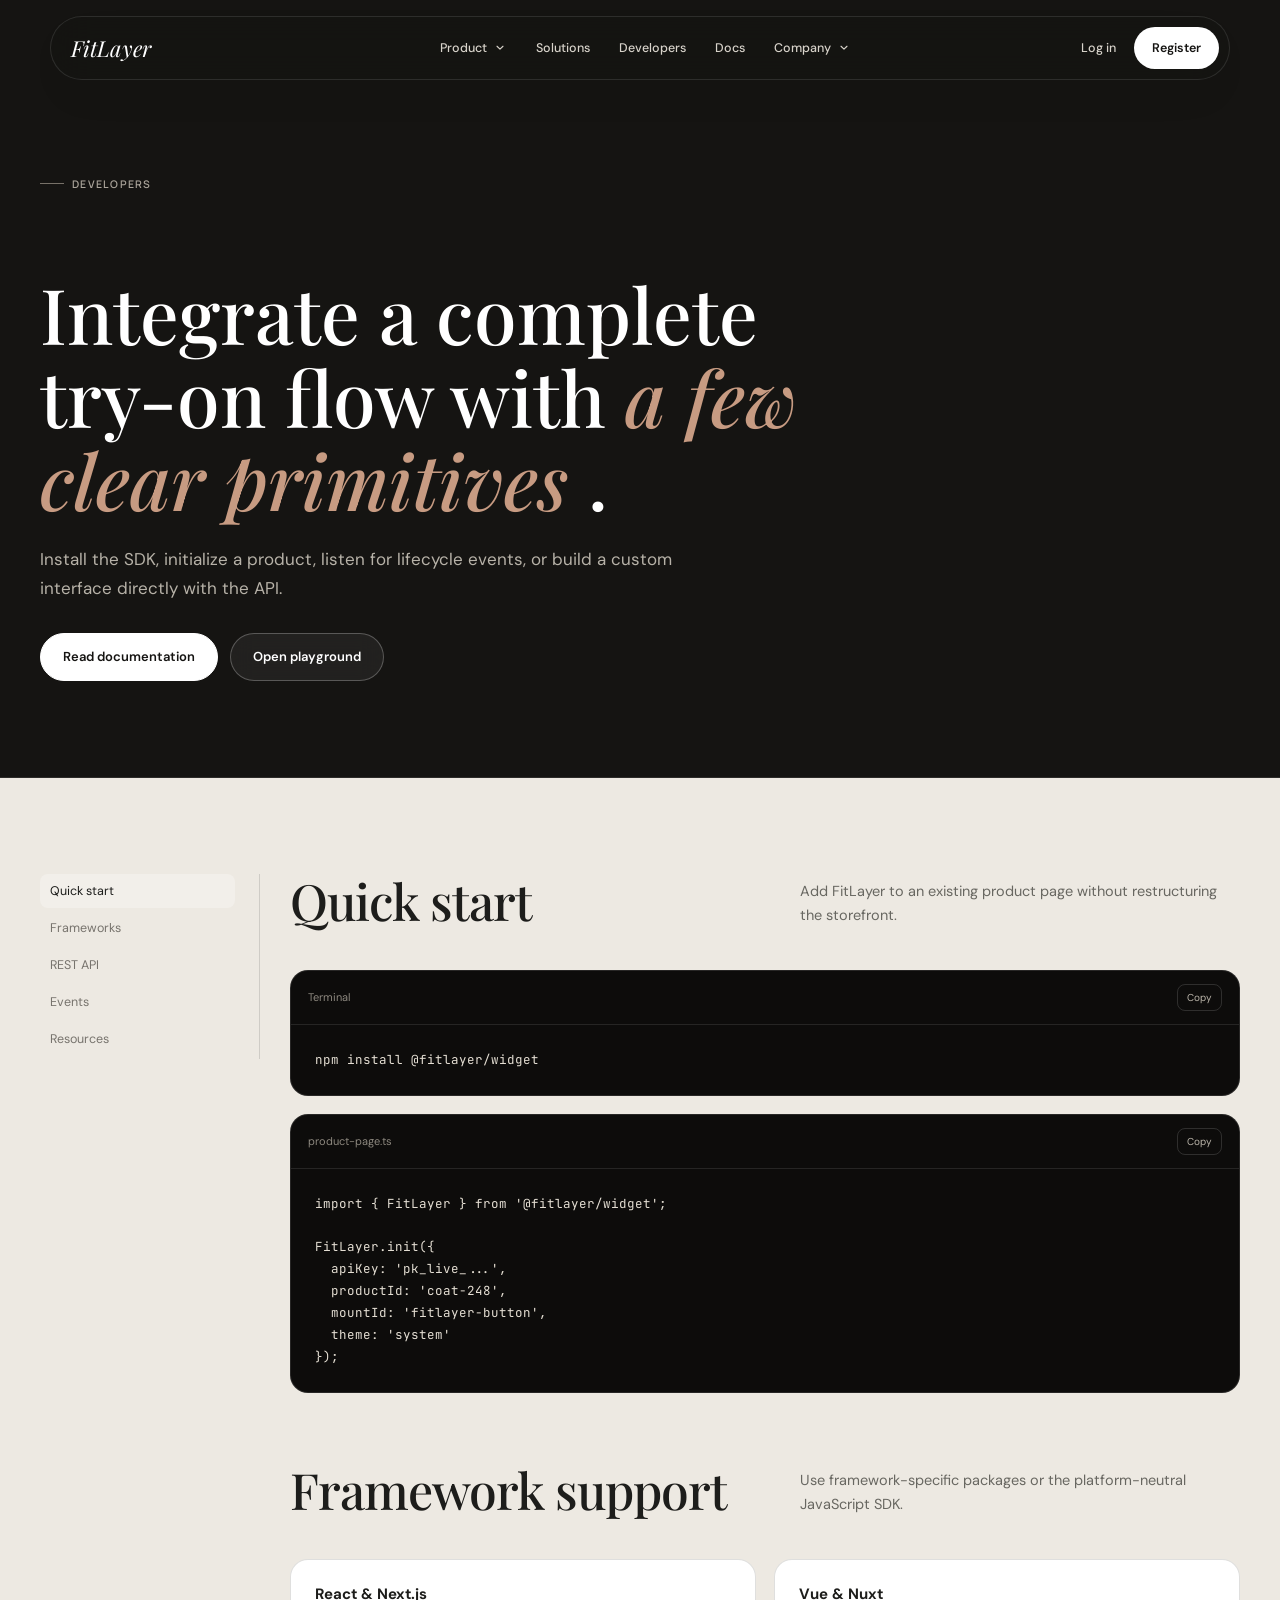
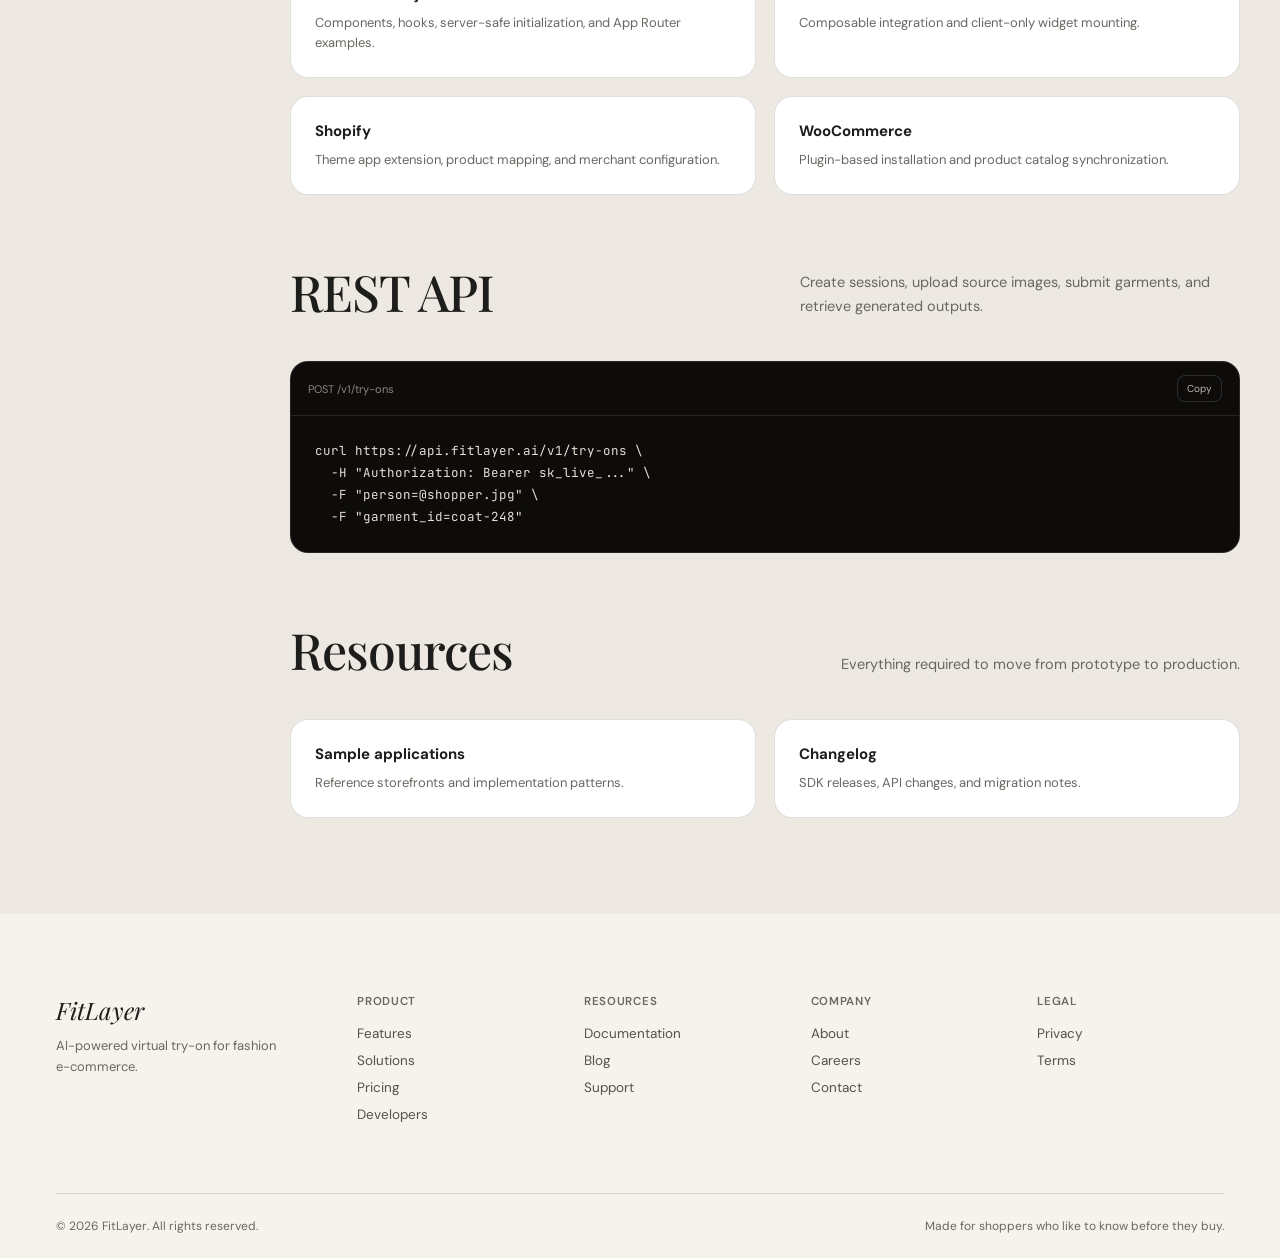
<file: FitLayer -  Website/developers.html>
<!DOCTYPE html>
<html lang="en">
 <head>
  <meta charset="utf-8"/>
  <meta content="width=device-width, initial-scale=1.0" name="viewport"/>
  <title>
   Developers — FitLayer
  </title>
  <link href="https://fonts.googleapis.com" rel="preconnect"/>
  <link crossorigin="" href="https://fonts.gstatic.com" rel="preconnect"/>
  <link href="https://fonts.googleapis.com/css2?family=DM+Sans:wght@400;500;600;700&amp;family=Manrope:wght@500;600;700&amp;family=Playfair+Display:ital,wght@0,500;1,500&amp;family=JetBrains+Mono:wght@400;500&amp;display=swap" rel="stylesheet"/>
  <link href="assets/css/base.css" rel="stylesheet"/>
  <link href="assets/css/layout.css" rel="stylesheet"/>
  <link href="assets/css/components.css" rel="stylesheet"/>
  <link href="assets/css/home.css" rel="stylesheet"/>
  <link href="assets/css/subpages.css" rel="stylesheet"/>
  <link href="assets/css/developers.css" rel="stylesheet"/>
  <link href="assets/css/documentation.css" rel="stylesheet"/>
  <link href="assets/css/demo.css" rel="stylesheet"/>
  <link href="assets/css/pricing.css" rel="stylesheet"/>
  <link href="assets/css/blog.css" rel="stylesheet"/>
  <link href="assets/css/forms.css" rel="stylesheet"/>
  <link href="assets/css/auth.css" rel="stylesheet"/>
  <link href="assets/css/responsive.css" rel="stylesheet"/>
 </head>
 <body class="has-dark-hero">
  <nav class="site-nav" id="mainNav">
   <div class="nav-frame">
    <a class="brand nav-brand" href="index.html">
     FitLayer
    </a>
    <div class="nav-center">
     <div class="nav-menu">
      <details class="nav-dropdown">
       <summary class="nav-link">
        Product
        <svg aria-hidden="true" class="nav-chevron" viewbox="0 0 20 20">
         <path d="M5.75 7.5 10 11.75 14.25 7.5" fill="none" stroke="currentColor" stroke-linecap="round" stroke-linejoin="round" stroke-width="1.6">
         </path>
        </svg>
       </summary>
       <div class="nav-dropdown-panel">
        <a class="nav-dropdown-item" href="features.html">
         <span class="nav-icon">
          <svg aria-hidden="true" viewbox="0 0 24 24">
           <path d="M12 3l1.7 4.3L18 9l-4.3 1.7L12 15l-1.7-4.3L6 9l4.3-1.7L12 3Zm6 11 .9 2.1L21 17l-2.1.9L18 20l-.9-2.1L15 17l2.1-.9L18 14ZM6 15l1.2 2.8L10 19l-2.8 1.2L6 23l-1.2-2.8L2 19l2.8-1.2L6 15Z" fill="none" stroke="currentColor" stroke-linejoin="round" stroke-width="1.5">
           </path>
          </svg>
         </span>
         <span>
          <strong>
           Features
          </strong>
          <small>
           Explore the full platform
          </small>
         </span>
        </a>
        <a class="nav-dropdown-item" href="demo.html">
         <span class="nav-icon">
          <svg aria-hidden="true" viewbox="0 0 24 24">
           <circle cx="12" cy="12" fill="none" r="8.5" stroke="currentColor" stroke-width="1.5">
           </circle>
           <path d="m10 8.8 5 3.2-5 3.2V8.8Z" fill="none" stroke="currentColor" stroke-linejoin="round" stroke-width="1.5">
           </path>
          </svg>
         </span>
         <span>
          <strong>
           Live Demo
          </strong>
          <small>
           Experience the try-on flow
          </small>
         </span>
        </a>
        <a class="nav-dropdown-item" href="pricing.html">
         <span class="nav-icon">
          <svg aria-hidden="true" viewbox="0 0 24 24">
           <path d="M5 7.5h14M7 4h10a2 2 0 0 1 2 2v12a2 2 0 0 1-2 2H7a2 2 0 0 1-2-2V6a2 2 0 0 1 2-2Z" fill="none" stroke="currentColor" stroke-width="1.5">
           </path>
           <path d="M9 12h6M9 16h4" fill="none" stroke="currentColor" stroke-linecap="round" stroke-width="1.5">
           </path>
          </svg>
         </span>
         <span>
          <strong>
           Pricing
          </strong>
          <small>
           Plans for every stage
          </small>
         </span>
        </a>
       </div>
      </details>
      <a class="nav-link" href="solutions.html">
       Solutions
      </a>
      <a aria-current="page" class="nav-link" href="developers.html">
       Developers
      </a>
      <a class="nav-link" href="documentation.html">
       Docs
      </a>
      <details class="nav-dropdown">
       <summary class="nav-link">
        Company
        <svg aria-hidden="true" class="nav-chevron" viewbox="0 0 20 20">
         <path d="M5.75 7.5 10 11.75 14.25 7.5" fill="none" stroke="currentColor" stroke-linecap="round" stroke-linejoin="round" stroke-width="1.6">
         </path>
        </svg>
       </summary>
       <div class="nav-dropdown-panel nav-dropdown-panel-right">
        <a class="nav-dropdown-item" href="enterprise.html">
         <span class="nav-icon">
          <svg aria-hidden="true" viewbox="0 0 24 24">
           <path d="M4 20V8l8-4 8 4v12M8 20v-5h8v5M8 10h.01M12 10h.01M16 10h.01" fill="none" stroke="currentColor" stroke-linecap="round" stroke-linejoin="round" stroke-width="1.5">
           </path>
          </svg>
         </span>
         <span>
          <strong>
           Enterprise
          </strong>
          <small>
           Scale, security, and support
          </small>
         </span>
        </a>
        <a class="nav-dropdown-item" href="about.html">
         <span class="nav-icon">
          <svg aria-hidden="true" viewbox="0 0 24 24">
           <path d="M8.5 11a3.5 3.5 0 1 0 0-7 3.5 3.5 0 0 0 0 7ZM15.5 12.5a3 3 0 1 0 0-6M3 20a5.5 5.5 0 0 1 11 0M14 20a4.5 4.5 0 0 1 7 0" fill="none" stroke="currentColor" stroke-linecap="round" stroke-width="1.5">
           </path>
          </svg>
         </span>
         <span>
          <strong>
           About
          </strong>
          <small>
           Our story and mission
          </small>
         </span>
        </a>
        <a class="nav-dropdown-item" href="blog.html">
         <span class="nav-icon">
          <svg aria-hidden="true" viewbox="0 0 24 24">
           <path d="M5 4h14v16H5zM8 8h8M8 12h8M8 16h5" fill="none" stroke="currentColor" stroke-linecap="round" stroke-linejoin="round" stroke-width="1.5">
           </path>
          </svg>
         </span>
         <span>
          <strong>
           Journal
          </strong>
          <small>
           Insights and product updates
          </small>
         </span>
        </a>
        <a class="nav-dropdown-item" href="contact.html">
         <span class="nav-icon">
          <svg aria-hidden="true" viewbox="0 0 24 24">
           <path d="M4 6h16v12H4zM4 7l8 6 8-6" fill="none" stroke="currentColor" stroke-linecap="round" stroke-linejoin="round" stroke-width="1.5">
           </path>
          </svg>
         </span>
         <span>
          <strong>
           Contact
          </strong>
          <small>
           Sales and support
          </small>
         </span>
        </a>
       </div>
      </details>
     </div>
    </div>
    <div class="nav-actions">
     <a class="nav-login" href="login.html">
      Log in
     </a>
     <a class="nav-cta" href="register.html">
      Register
     </a>
     <button aria-expanded="false" aria-label="Open navigation" class="nav-toggle" id="navToggle">
      <span>
      </span>
      <span>
      </span>
     </button>
    </div>
   </div>
   <div class="nav-mobile" id="navMobile">
    <a href="features.html">
     Features
    </a>
    <a href="solutions.html">
     Solutions
    </a>
    <a href="demo.html">
     Live Demo
    </a>
    <a href="pricing.html">
     Pricing
    </a>
    <a aria-current="page" href="developers.html">
     Developers
    </a>
    <a href="documentation.html">
     Documentation
    </a>
    <a href="enterprise.html">
     Enterprise
    </a>
    <a href="about.html">
     About
    </a>
    <a href="blog.html">
     Journal
    </a>
    <a href="contact.html">
     Contact
    </a>
    <div class="nav-mobile-actions">
     <a href="login.html">
      Log in
     </a>
     <a class="nav-cta" href="register.html">
      Start free
     </a>
    </div>
   </div>
  </nav>
  <div class="nav-mobile" id="navMobile">
   <a href="features.html">
    Features
   </a>
   <a href="solutions.html">
    Solutions
   </a>
   <a href="demo.html">
    Live Demo
   </a>
   <a href="pricing.html">
    Pricing
   </a>
   <a aria-current="page" href="developers.html">
    Developers
   </a>
   <a href="documentation.html">
    Documentation
   </a>
   <a href="enterprise.html">
    Enterprise
   </a>
   <a href="about.html">
    About
   </a>
   <a href="blog.html">
    Journal
   </a>
   <a href="contact.html">
    Contact
   </a>
   <div class="nav-mobile-actions">
    <a href="login.html">
     Log in
    </a>
    <a class="nav-cta" href="register.html">
     Start free
    </a>
   </div>
  </div>
  <main class="page-view subpage active" id="page-developers">
   <section class="subhero">
    <div class="subhero-inner">
     <div class="kicker reveal">
      Developers
     </div>
     <h1 class="reveal">
      Integrate a complete try-on flow with
      <em>
       a few clear primitives
      </em>
      .
     </h1>
     <p class="reveal">
      Install the SDK, initialize a product, listen for lifecycle events, or build a custom
          interface directly with the API.
     </p>
     <div class="subhero-actions reveal">
      <a class="cta" href="documentation.html" style="background:#fff;color:#151412;border-color:#fff">
       Read documentation
      </a>
      <a class="cta secondary" href="demo.html" style="color:#fff;border-color:rgba(255,255,255,.25);background:rgba(255,255,255,.06)">
       Open playground
      </a>
     </div>
    </div>
   </section>
   <section class="page-section">
    <div class="page-shell dev-layout">
     <aside class="dev-nav">
      <a class="active" href="#dev-quick">
       Quick start
      </a>
      <a href="#dev-frameworks">
       Frameworks
      </a>
      <a href="#dev-api">
       REST API
      </a>
      <a href="#dev-events">
       Events
      </a>
      <a href="#dev-resources">
       Resources
      </a>
     </aside>
     <div>
      <div class="page-heading reveal" id="dev-quick">
       <h2>
        Quick start
       </h2>
       <p>
        Add FitLayer to an existing product page without restructuring the storefront.
       </p>
      </div>
      <div class="code-window reveal">
       <div class="code-window-head">
        <span>
         Terminal
        </span>
        <button class="copy-code" data-copy="npm install @fitlayer/widget">
         Copy
        </button>
       </div>
       <pre>npm install @fitlayer/widget</pre>
      </div>
      <div class="code-window reveal" style="margin-top:18px">
       <div class="code-window-head">
        <span>
         product-page.ts
        </span>
        <button class="copy-code" data-copy="FitLayer.init({ apiKey: 'pk_live_...', productId: 'coat-248', mountId: 'fitlayer-button' });">
         Copy
        </button>
       </div>
       <pre>import { FitLayer } from '@fitlayer/widget';

FitLayer.init({
  apiKey: 'pk_live_...',
  productId: 'coat-248',
  mountId: 'fitlayer-button',
  theme: 'system'
});</pre>
      </div>
      <div class="page-heading reveal" id="dev-frameworks" style="margin-top:70px">
       <h2>
        Framework support
       </h2>
       <p>
        Use framework-specific packages or the platform-neutral JavaScript SDK.
       </p>
      </div>
      <div class="quick-grid">
       <div class="quick-card reveal">
        <h3>
         React &amp; Next.js
        </h3>
        <p>
         Components, hooks, server-safe initialization, and App Router examples.
        </p>
       </div>
       <div class="quick-card reveal">
        <h3>
         Vue &amp; Nuxt
        </h3>
        <p>
         Composable integration and client-only widget mounting.
        </p>
       </div>
       <div class="quick-card reveal">
        <h3>
         Shopify
        </h3>
        <p>
         Theme app extension, product mapping, and merchant configuration.
        </p>
       </div>
       <div class="quick-card reveal">
        <h3>
         WooCommerce
        </h3>
        <p>
         Plugin-based installation and product catalog synchronization.
        </p>
       </div>
      </div>
      <div class="page-heading reveal" id="dev-api" style="margin-top:70px">
       <h2>
        REST API
       </h2>
       <p>
        Create sessions, upload source images, submit garments, and retrieve generated outputs.
       </p>
      </div>
      <div class="code-window reveal">
       <div class="code-window-head">
        <span>
         POST /v1/try-ons
        </span>
        <button class="copy-code" data-copy="curl https://api.fitlayer.ai/v1/try-ons">
         Copy
        </button>
       </div>
       <pre>curl https://api.fitlayer.ai/v1/try-ons \
  -H "Authorization: Bearer sk_live_..." \
  -F "person=@shopper.jpg" \
  -F "garment_id=coat-248"</pre>
      </div>
      <div class="page-heading reveal" id="dev-resources" style="margin-top:70px">
       <h2>
        Resources
       </h2>
       <p>
        Everything required to move from prototype to production.
       </p>
      </div>
      <div class="quick-grid">
       <div class="quick-card reveal">
        <h3>
         Sample applications
        </h3>
        <p>
         Reference storefronts and implementation patterns.
        </p>
       </div>
       <div class="quick-card reveal">
        <h3>
         Changelog
        </h3>
        <p>
         SDK releases, API changes, and migration notes.
        </p>
       </div>
      </div>
     </div>
    </div>
   </section>
  </main>
  <footer class="site-footer">
   <div class="section-inner footer-grid">
    <div class="footer-brand">
     <div class="brand">
      FitLayer
     </div>
     <p>
      AI-powered virtual try-on for fashion e-commerce.
     </p>
    </div>
    <div class="footer-col">
     <h5>
      Product
     </h5>
     <a href="features.html">
      Features
     </a>
     <a href="solutions.html">
      Solutions
     </a>
     <a href="pricing.html">
      Pricing
     </a>
     <a aria-current="page" href="developers.html">
      Developers
     </a>
    </div>
    <div class="footer-col">
     <h5>
      Resources
     </h5>
     <a href="documentation.html">
      Documentation
     </a>
     <a href="blog.html">
      Blog
     </a>
     <a href="contact.html">
      Support
     </a>
    </div>
    <div class="footer-col">
     <h5>
      Company
     </h5>
     <a href="about.html">
      About
     </a>
     <a href="about.html">
      Careers
     </a>
     <a href="contact.html">
      Contact
     </a>
    </div>
    <div class="footer-col">
     <h5>
      Legal
     </h5>
     <a href="#">
      Privacy
     </a>
     <a href="#">
      Terms
     </a>
    </div>
   </div>
   <div class="footer-bottom">
    <span>
     © 2026 FitLayer. All rights reserved.
    </span>
    <span>
     Made for shoppers who like to know before they buy.
    </span>
   </div>
  </footer>
  <script src="assets/js/navigation.js">
  </script>
  <script src="assets/js/animations.js">
  </script>
  <script src="assets/js/code-tabs.js">
  </script>
 </body>
</html>
</file>
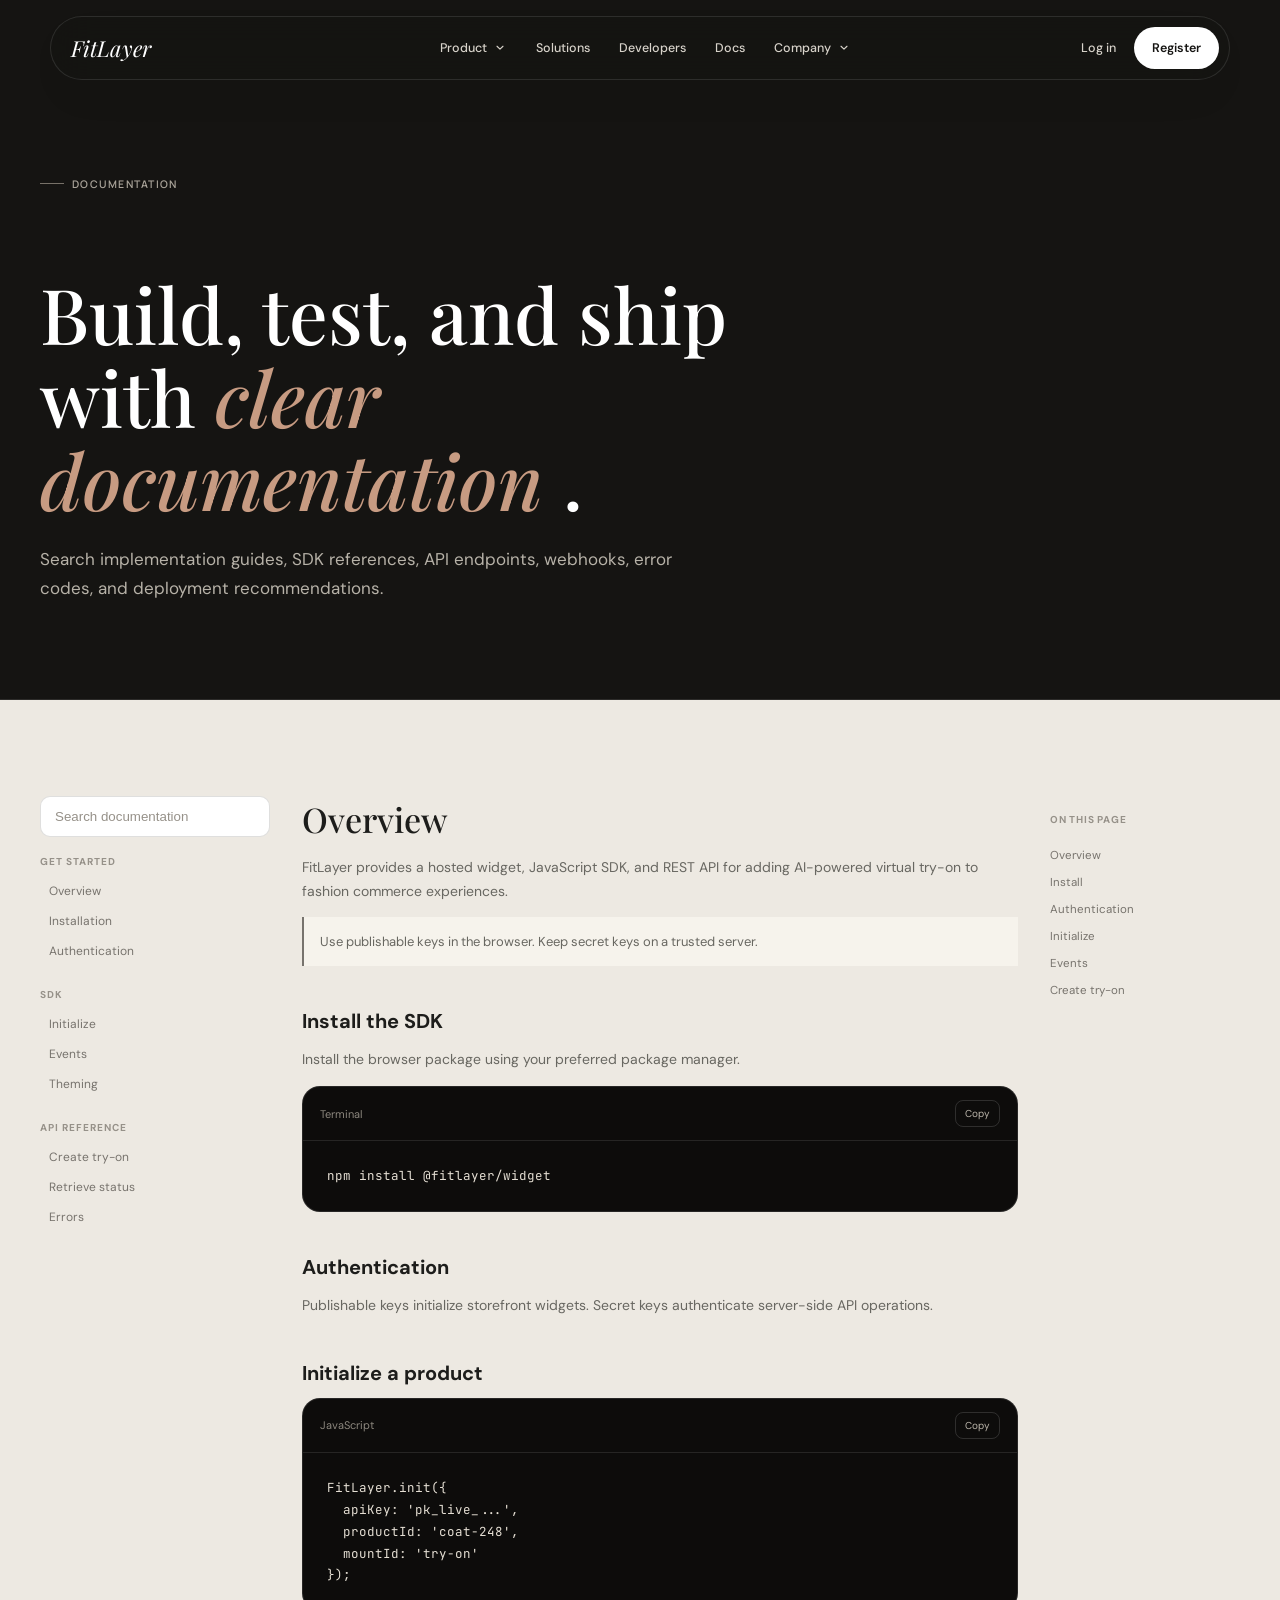
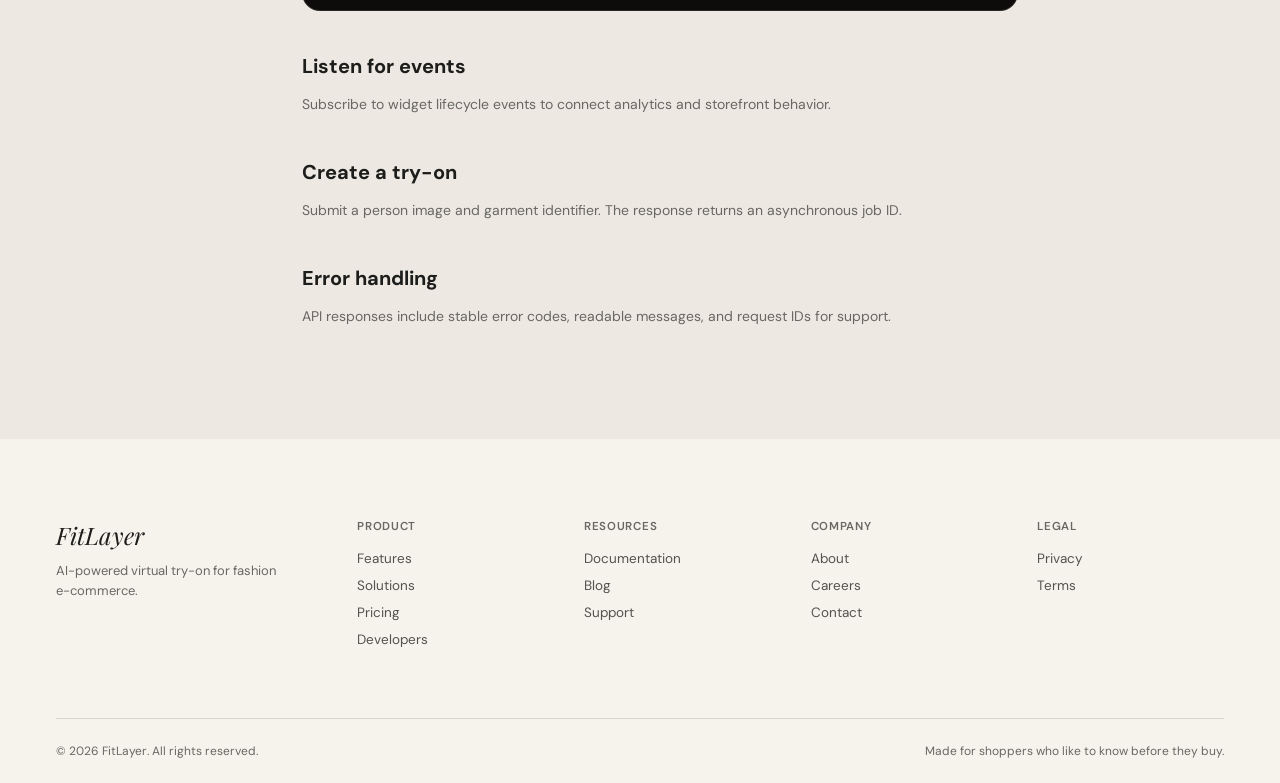
<file: FitLayer -  Website/documentation.html>
<!DOCTYPE html>
<html lang="en">
 <head>
  <meta charset="utf-8"/>
  <meta content="width=device-width, initial-scale=1.0" name="viewport"/>
  <title>
   Documentation — FitLayer
  </title>
  <link href="https://fonts.googleapis.com" rel="preconnect"/>
  <link crossorigin="" href="https://fonts.gstatic.com" rel="preconnect"/>
  <link href="https://fonts.googleapis.com/css2?family=DM+Sans:wght@400;500;600;700&amp;family=Manrope:wght@500;600;700&amp;family=Playfair+Display:ital,wght@0,500;1,500&amp;family=JetBrains+Mono:wght@400;500&amp;display=swap" rel="stylesheet"/>
  <link href="assets/css/base.css" rel="stylesheet"/>
  <link href="assets/css/layout.css" rel="stylesheet"/>
  <link href="assets/css/components.css" rel="stylesheet"/>
  <link href="assets/css/home.css" rel="stylesheet"/>
  <link href="assets/css/subpages.css" rel="stylesheet"/>
  <link href="assets/css/developers.css" rel="stylesheet"/>
  <link href="assets/css/documentation.css" rel="stylesheet"/>
  <link href="assets/css/demo.css" rel="stylesheet"/>
  <link href="assets/css/pricing.css" rel="stylesheet"/>
  <link href="assets/css/blog.css" rel="stylesheet"/>
  <link href="assets/css/forms.css" rel="stylesheet"/>
  <link href="assets/css/auth.css" rel="stylesheet"/>
  <link href="assets/css/responsive.css" rel="stylesheet"/>
 </head>
 <body class="has-dark-hero">
  <nav class="site-nav" id="mainNav">
   <div class="nav-frame">
    <a class="brand nav-brand" href="index.html">
     FitLayer
    </a>
    <div class="nav-center">
     <div class="nav-menu">
      <details class="nav-dropdown">
       <summary class="nav-link">
        Product
        <svg aria-hidden="true" class="nav-chevron" viewbox="0 0 20 20">
         <path d="M5.75 7.5 10 11.75 14.25 7.5" fill="none" stroke="currentColor" stroke-linecap="round" stroke-linejoin="round" stroke-width="1.6">
         </path>
        </svg>
       </summary>
       <div class="nav-dropdown-panel">
        <a class="nav-dropdown-item" href="features.html">
         <span class="nav-icon">
          <svg aria-hidden="true" viewbox="0 0 24 24">
           <path d="M12 3l1.7 4.3L18 9l-4.3 1.7L12 15l-1.7-4.3L6 9l4.3-1.7L12 3Zm6 11 .9 2.1L21 17l-2.1.9L18 20l-.9-2.1L15 17l2.1-.9L18 14ZM6 15l1.2 2.8L10 19l-2.8 1.2L6 23l-1.2-2.8L2 19l2.8-1.2L6 15Z" fill="none" stroke="currentColor" stroke-linejoin="round" stroke-width="1.5">
           </path>
          </svg>
         </span>
         <span>
          <strong>
           Features
          </strong>
          <small>
           Explore the full platform
          </small>
         </span>
        </a>
        <a class="nav-dropdown-item" href="demo.html">
         <span class="nav-icon">
          <svg aria-hidden="true" viewbox="0 0 24 24">
           <circle cx="12" cy="12" fill="none" r="8.5" stroke="currentColor" stroke-width="1.5">
           </circle>
           <path d="m10 8.8 5 3.2-5 3.2V8.8Z" fill="none" stroke="currentColor" stroke-linejoin="round" stroke-width="1.5">
           </path>
          </svg>
         </span>
         <span>
          <strong>
           Live Demo
          </strong>
          <small>
           Experience the try-on flow
          </small>
         </span>
        </a>
        <a class="nav-dropdown-item" href="pricing.html">
         <span class="nav-icon">
          <svg aria-hidden="true" viewbox="0 0 24 24">
           <path d="M5 7.5h14M7 4h10a2 2 0 0 1 2 2v12a2 2 0 0 1-2 2H7a2 2 0 0 1-2-2V6a2 2 0 0 1 2-2Z" fill="none" stroke="currentColor" stroke-width="1.5">
           </path>
           <path d="M9 12h6M9 16h4" fill="none" stroke="currentColor" stroke-linecap="round" stroke-width="1.5">
           </path>
          </svg>
         </span>
         <span>
          <strong>
           Pricing
          </strong>
          <small>
           Plans for every stage
          </small>
         </span>
        </a>
       </div>
      </details>
      <a class="nav-link" href="solutions.html">
       Solutions
      </a>
      <a class="nav-link" href="developers.html">
       Developers
      </a>
      <a aria-current="page" class="nav-link" href="documentation.html">
       Docs
      </a>
      <details class="nav-dropdown">
       <summary class="nav-link">
        Company
        <svg aria-hidden="true" class="nav-chevron" viewbox="0 0 20 20">
         <path d="M5.75 7.5 10 11.75 14.25 7.5" fill="none" stroke="currentColor" stroke-linecap="round" stroke-linejoin="round" stroke-width="1.6">
         </path>
        </svg>
       </summary>
       <div class="nav-dropdown-panel nav-dropdown-panel-right">
        <a class="nav-dropdown-item" href="enterprise.html">
         <span class="nav-icon">
          <svg aria-hidden="true" viewbox="0 0 24 24">
           <path d="M4 20V8l8-4 8 4v12M8 20v-5h8v5M8 10h.01M12 10h.01M16 10h.01" fill="none" stroke="currentColor" stroke-linecap="round" stroke-linejoin="round" stroke-width="1.5">
           </path>
          </svg>
         </span>
         <span>
          <strong>
           Enterprise
          </strong>
          <small>
           Scale, security, and support
          </small>
         </span>
        </a>
        <a class="nav-dropdown-item" href="about.html">
         <span class="nav-icon">
          <svg aria-hidden="true" viewbox="0 0 24 24">
           <path d="M8.5 11a3.5 3.5 0 1 0 0-7 3.5 3.5 0 0 0 0 7ZM15.5 12.5a3 3 0 1 0 0-6M3 20a5.5 5.5 0 0 1 11 0M14 20a4.5 4.5 0 0 1 7 0" fill="none" stroke="currentColor" stroke-linecap="round" stroke-width="1.5">
           </path>
          </svg>
         </span>
         <span>
          <strong>
           About
          </strong>
          <small>
           Our story and mission
          </small>
         </span>
        </a>
        <a class="nav-dropdown-item" href="blog.html">
         <span class="nav-icon">
          <svg aria-hidden="true" viewbox="0 0 24 24">
           <path d="M5 4h14v16H5zM8 8h8M8 12h8M8 16h5" fill="none" stroke="currentColor" stroke-linecap="round" stroke-linejoin="round" stroke-width="1.5">
           </path>
          </svg>
         </span>
         <span>
          <strong>
           Journal
          </strong>
          <small>
           Insights and product updates
          </small>
         </span>
        </a>
        <a class="nav-dropdown-item" href="contact.html">
         <span class="nav-icon">
          <svg aria-hidden="true" viewbox="0 0 24 24">
           <path d="M4 6h16v12H4zM4 7l8 6 8-6" fill="none" stroke="currentColor" stroke-linecap="round" stroke-linejoin="round" stroke-width="1.5">
           </path>
          </svg>
         </span>
         <span>
          <strong>
           Contact
          </strong>
          <small>
           Sales and support
          </small>
         </span>
        </a>
       </div>
      </details>
     </div>
    </div>
    <div class="nav-actions">
     <a class="nav-login" href="login.html">
      Log in
     </a>
     <a class="nav-cta" href="register.html">
      Register
     </a>
     <button aria-expanded="false" aria-label="Open navigation" class="nav-toggle" id="navToggle">
      <span>
      </span>
      <span>
      </span>
     </button>
    </div>
   </div>
   <div class="nav-mobile" id="navMobile">
    <a href="features.html">
     Features
    </a>
    <a href="solutions.html">
     Solutions
    </a>
    <a href="demo.html">
     Live Demo
    </a>
    <a href="pricing.html">
     Pricing
    </a>
    <a href="developers.html">
     Developers
    </a>
    <a aria-current="page" href="documentation.html">
     Documentation
    </a>
    <a href="enterprise.html">
     Enterprise
    </a>
    <a href="about.html">
     About
    </a>
    <a href="blog.html">
     Journal
    </a>
    <a href="contact.html">
     Contact
    </a>
    <div class="nav-mobile-actions">
     <a href="login.html">
      Log in
     </a>
     <a class="nav-cta" href="register.html">
      Start free
     </a>
    </div>
   </div>
  </nav>
  <div class="nav-mobile" id="navMobile">
   <a href="features.html">
    Features
   </a>
   <a href="solutions.html">
    Solutions
   </a>
   <a href="demo.html">
    Live Demo
   </a>
   <a href="pricing.html">
    Pricing
   </a>
   <a href="developers.html">
    Developers
   </a>
   <a aria-current="page" href="documentation.html">
    Documentation
   </a>
   <a href="enterprise.html">
    Enterprise
   </a>
   <a href="about.html">
    About
   </a>
   <a href="blog.html">
    Journal
   </a>
   <a href="contact.html">
    Contact
   </a>
   <div class="nav-mobile-actions">
    <a href="login.html">
     Log in
    </a>
    <a class="nav-cta" href="register.html">
     Start free
    </a>
   </div>
  </div>
  <main class="page-view subpage active" id="page-documentation">
   <section class="subhero">
    <div class="subhero-inner">
     <div class="kicker reveal">
      Documentation
     </div>
     <h1 class="reveal">
      Build, test, and ship with
      <em>
       clear documentation
      </em>
      .
     </h1>
     <p class="reveal">
      Search implementation guides, SDK references, API endpoints, webhooks, error codes, and
          deployment recommendations.
     </p>
    </div>
   </section>
   <section class="page-section">
    <div class="page-shell docs-shell">
     <aside class="docs-sidebar">
      <input class="docs-search" id="docsSearch" placeholder="Search documentation"/>
      <div class="docs-group">
       <h5>
        Get started
       </h5>
       <a href="#docs-overview">
        Overview
       </a>
       <a href="#docs-install">
        Installation
       </a>
       <a href="#docs-auth">
        Authentication
       </a>
      </div>
      <div class="docs-group">
       <h5>
        SDK
       </h5>
       <a href="#docs-init">
        Initialize
       </a>
       <a href="#docs-events">
        Events
       </a>
       <a href="#docs-theme">
        Theming
       </a>
      </div>
      <div class="docs-group">
       <h5>
        API reference
       </h5>
       <a href="#docs-create">
        Create try-on
       </a>
       <a href="#docs-status">
        Retrieve status
       </a>
       <a href="#docs-errors">
        Errors
       </a>
      </div>
     </aside>
     <article class="docs-content" id="docsContent">
      <div data-doc="overview introduction quick start" id="docs-overview">
       <h2>
        Overview
       </h2>
       <p>
        FitLayer provides a hosted widget, JavaScript SDK, and REST API for adding AI-powered virtual try-on to
              fashion commerce experiences.
       </p>
       <div class="docs-note">
        Use publishable keys in the browser. Keep secret keys on a trusted server.
       </div>
      </div>
      <div data-doc="installation npm package sdk" id="docs-install">
       <h3>
        Install the SDK
       </h3>
       <p>
        Install the browser package using your preferred package manager.
       </p>
       <div class="code-window">
        <div class="code-window-head">
         <span>
          Terminal
         </span>
         <button class="copy-code" data-copy="npm install @fitlayer/widget">
          Copy
         </button>
        </div>
        <pre>npm install @fitlayer/widget</pre>
       </div>
      </div>
      <div data-doc="authentication api keys security" id="docs-auth">
       <h3>
        Authentication
       </h3>
       <p>
        Publishable keys initialize storefront widgets. Secret keys authenticate server-side API operations.
       </p>
      </div>
      <div data-doc="initialize widget product mount" id="docs-init">
       <h3>
        Initialize a product
       </h3>
       <div class="code-window">
        <div class="code-window-head">
         <span>
          JavaScript
         </span>
         <button class="copy-code" data-copy="FitLayer.init({ apiKey: 'pk_live_...', productId: 'coat-248' });">
          Copy
         </button>
        </div>
        <pre>FitLayer.init({
  apiKey: 'pk_live_...',
  productId: 'coat-248',
  mountId: 'try-on'
});</pre>
       </div>
      </div>
      <div data-doc="events ready opened generated closed" id="docs-events">
       <h3>
        Listen for events
       </h3>
       <p>
        Subscribe to widget lifecycle events to connect analytics and storefront behavior.
       </p>
      </div>
      <div data-doc="api create try on endpoint post" id="docs-create">
       <h3>
        Create a try-on
       </h3>
       <p>
        Submit a person image and garment identifier. The response returns an asynchronous job ID.
       </p>
      </div>
      <div data-doc="errors rate limits codes" id="docs-errors">
       <h3>
        Error handling
       </h3>
       <p>
        API responses include stable error codes, readable messages, and request IDs for support.
       </p>
      </div>
     </article>
     <aside class="docs-toc">
      <h5>
       On this page
      </h5>
      <a href="#docs-overview">
       Overview
      </a>
      <a href="#docs-install">
       Install
      </a>
      <a href="#docs-auth">
       Authentication
      </a>
      <a href="#docs-init">
       Initialize
      </a>
      <a href="#docs-events">
       Events
      </a>
      <a href="#docs-create">
       Create try-on
      </a>
     </aside>
    </div>
   </section>
  </main>
  <footer class="site-footer">
   <div class="section-inner footer-grid">
    <div class="footer-brand">
     <div class="brand">
      FitLayer
     </div>
     <p>
      AI-powered virtual try-on for fashion e-commerce.
     </p>
    </div>
    <div class="footer-col">
     <h5>
      Product
     </h5>
     <a href="features.html">
      Features
     </a>
     <a href="solutions.html">
      Solutions
     </a>
     <a href="pricing.html">
      Pricing
     </a>
     <a href="developers.html">
      Developers
     </a>
    </div>
    <div class="footer-col">
     <h5>
      Resources
     </h5>
     <a aria-current="page" href="documentation.html">
      Documentation
     </a>
     <a href="blog.html">
      Blog
     </a>
     <a href="contact.html">
      Support
     </a>
    </div>
    <div class="footer-col">
     <h5>
      Company
     </h5>
     <a href="about.html">
      About
     </a>
     <a href="about.html">
      Careers
     </a>
     <a href="contact.html">
      Contact
     </a>
    </div>
    <div class="footer-col">
     <h5>
      Legal
     </h5>
     <a href="#">
      Privacy
     </a>
     <a href="#">
      Terms
     </a>
    </div>
   </div>
   <div class="footer-bottom">
    <span>
     © 2026 FitLayer. All rights reserved.
    </span>
    <span>
     Made for shoppers who like to know before they buy.
    </span>
   </div>
  </footer>
  <script src="assets/js/navigation.js">
  </script>
  <script src="assets/js/animations.js">
  </script>
  <script src="assets/js/code-tabs.js">
  </script>
 </body>
</html>
</file>
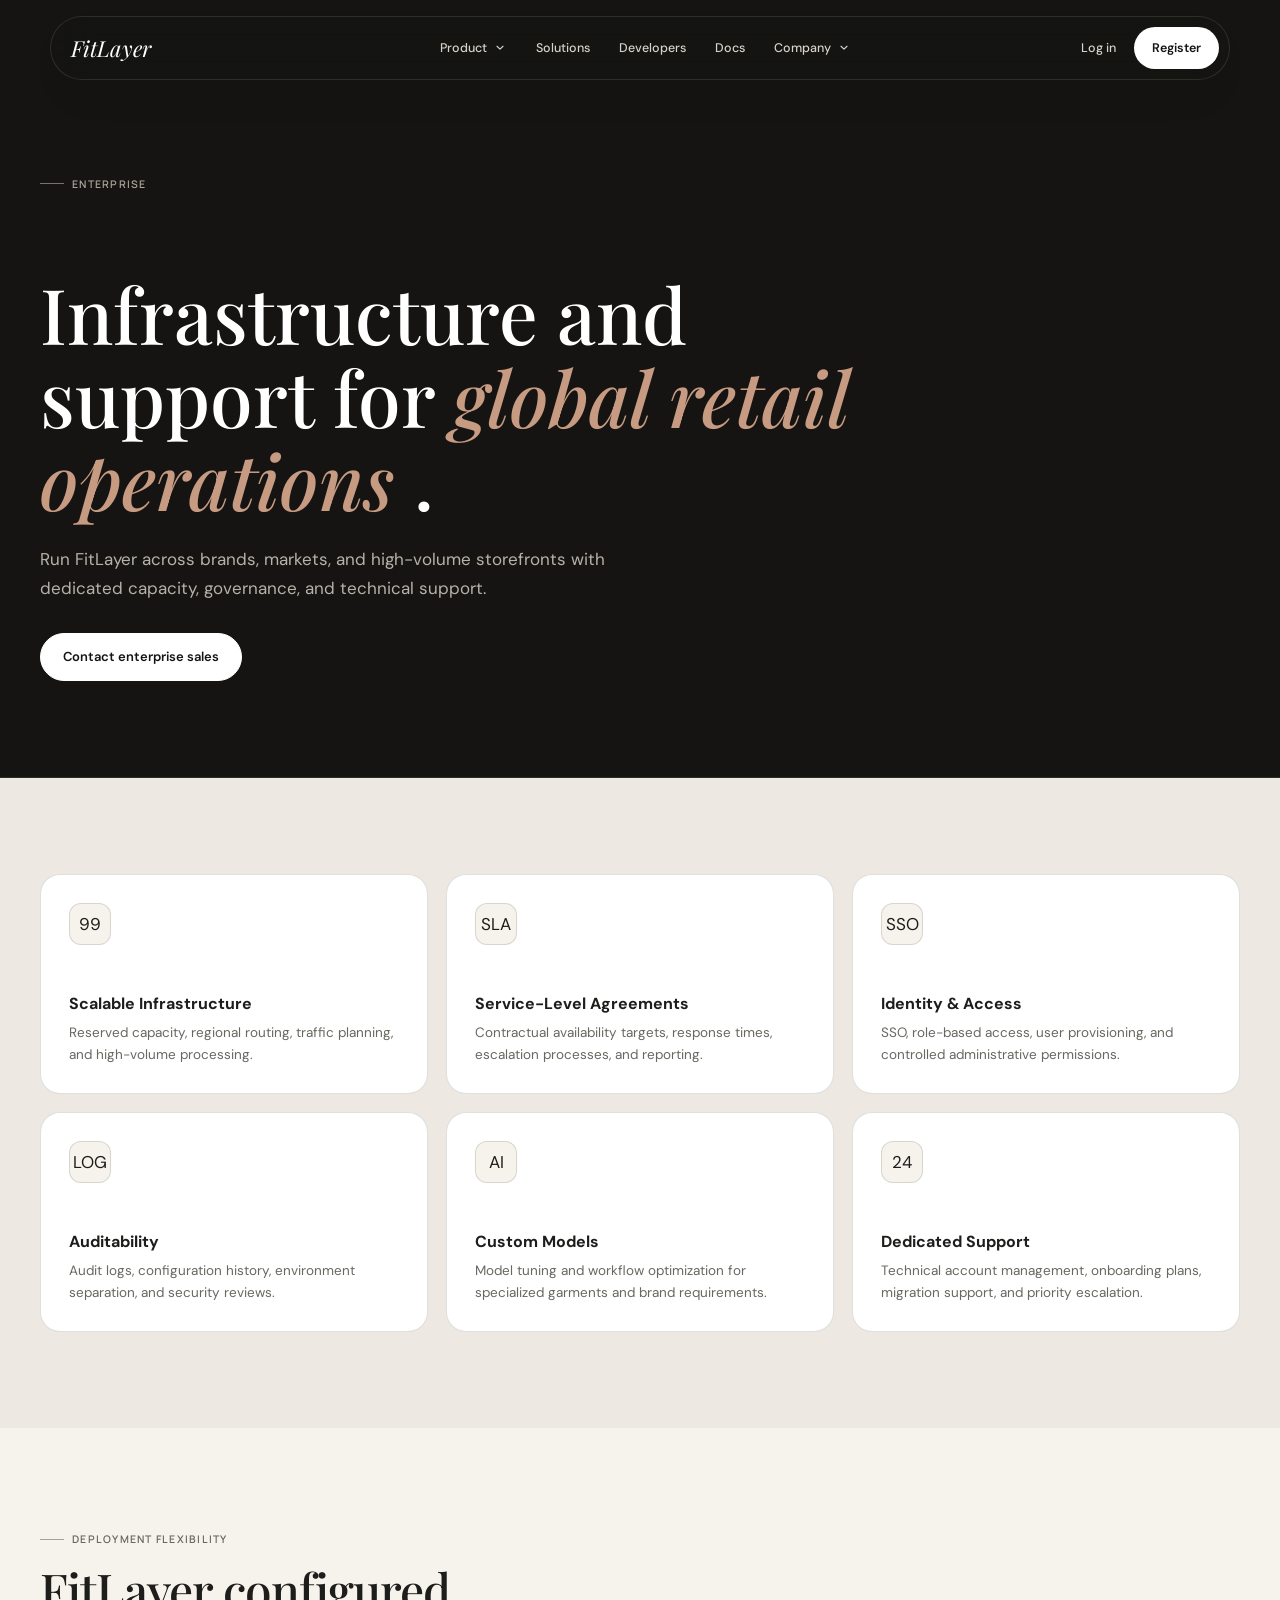
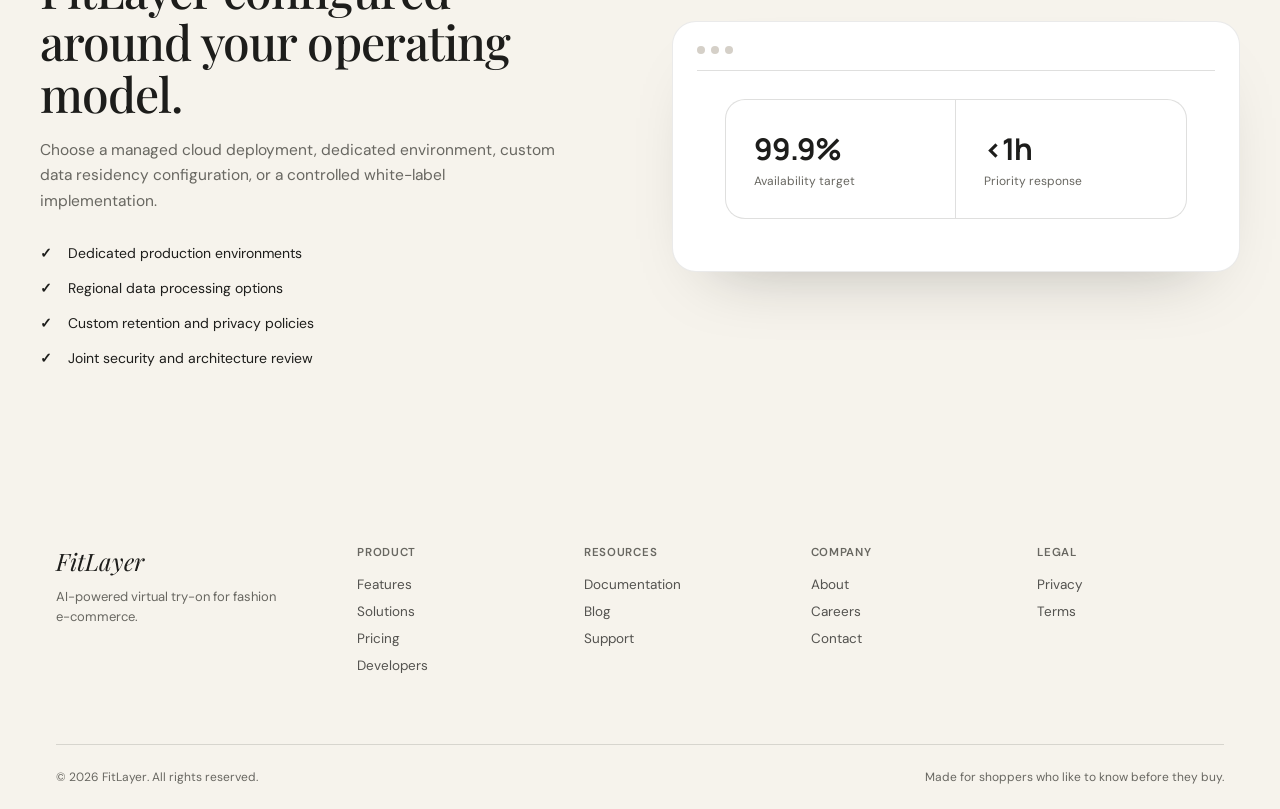
<file: FitLayer -  Website/enterprise.html>
<!DOCTYPE html>
<html lang="en">
 <head>
  <meta charset="utf-8"/>
  <meta content="width=device-width, initial-scale=1.0" name="viewport"/>
  <title>
   Enterprise — FitLayer
  </title>
  <link href="https://fonts.googleapis.com" rel="preconnect"/>
  <link crossorigin="" href="https://fonts.gstatic.com" rel="preconnect"/>
  <link href="https://fonts.googleapis.com/css2?family=DM+Sans:wght@400;500;600;700&amp;family=Manrope:wght@500;600;700&amp;family=Playfair+Display:ital,wght@0,500;1,500&amp;family=JetBrains+Mono:wght@400;500&amp;display=swap" rel="stylesheet"/>
  <link href="assets/css/base.css" rel="stylesheet"/>
  <link href="assets/css/layout.css" rel="stylesheet"/>
  <link href="assets/css/components.css" rel="stylesheet"/>
  <link href="assets/css/home.css" rel="stylesheet"/>
  <link href="assets/css/subpages.css" rel="stylesheet"/>
  <link href="assets/css/developers.css" rel="stylesheet"/>
  <link href="assets/css/documentation.css" rel="stylesheet"/>
  <link href="assets/css/demo.css" rel="stylesheet"/>
  <link href="assets/css/pricing.css" rel="stylesheet"/>
  <link href="assets/css/blog.css" rel="stylesheet"/>
  <link href="assets/css/forms.css" rel="stylesheet"/>
  <link href="assets/css/auth.css" rel="stylesheet"/>
  <link href="assets/css/responsive.css" rel="stylesheet"/>
 </head>
 <body class="has-dark-hero">
  <nav class="site-nav" id="mainNav">
   <div class="nav-frame">
    <a class="brand nav-brand" href="index.html">
     FitLayer
    </a>
    <div class="nav-center">
     <div class="nav-menu">
      <details class="nav-dropdown">
       <summary class="nav-link">
        Product
        <svg aria-hidden="true" class="nav-chevron" viewbox="0 0 20 20">
         <path d="M5.75 7.5 10 11.75 14.25 7.5" fill="none" stroke="currentColor" stroke-linecap="round" stroke-linejoin="round" stroke-width="1.6">
         </path>
        </svg>
       </summary>
       <div class="nav-dropdown-panel">
        <a class="nav-dropdown-item" href="features.html">
         <span class="nav-icon">
          <svg aria-hidden="true" viewbox="0 0 24 24">
           <path d="M12 3l1.7 4.3L18 9l-4.3 1.7L12 15l-1.7-4.3L6 9l4.3-1.7L12 3Zm6 11 .9 2.1L21 17l-2.1.9L18 20l-.9-2.1L15 17l2.1-.9L18 14ZM6 15l1.2 2.8L10 19l-2.8 1.2L6 23l-1.2-2.8L2 19l2.8-1.2L6 15Z" fill="none" stroke="currentColor" stroke-linejoin="round" stroke-width="1.5">
           </path>
          </svg>
         </span>
         <span>
          <strong>
           Features
          </strong>
          <small>
           Explore the full platform
          </small>
         </span>
        </a>
        <a class="nav-dropdown-item" href="demo.html">
         <span class="nav-icon">
          <svg aria-hidden="true" viewbox="0 0 24 24">
           <circle cx="12" cy="12" fill="none" r="8.5" stroke="currentColor" stroke-width="1.5">
           </circle>
           <path d="m10 8.8 5 3.2-5 3.2V8.8Z" fill="none" stroke="currentColor" stroke-linejoin="round" stroke-width="1.5">
           </path>
          </svg>
         </span>
         <span>
          <strong>
           Live Demo
          </strong>
          <small>
           Experience the try-on flow
          </small>
         </span>
        </a>
        <a class="nav-dropdown-item" href="pricing.html">
         <span class="nav-icon">
          <svg aria-hidden="true" viewbox="0 0 24 24">
           <path d="M5 7.5h14M7 4h10a2 2 0 0 1 2 2v12a2 2 0 0 1-2 2H7a2 2 0 0 1-2-2V6a2 2 0 0 1 2-2Z" fill="none" stroke="currentColor" stroke-width="1.5">
           </path>
           <path d="M9 12h6M9 16h4" fill="none" stroke="currentColor" stroke-linecap="round" stroke-width="1.5">
           </path>
          </svg>
         </span>
         <span>
          <strong>
           Pricing
          </strong>
          <small>
           Plans for every stage
          </small>
         </span>
        </a>
       </div>
      </details>
      <a class="nav-link" href="solutions.html">
       Solutions
      </a>
      <a class="nav-link" href="developers.html">
       Developers
      </a>
      <a class="nav-link" href="documentation.html">
       Docs
      </a>
      <details class="nav-dropdown">
       <summary class="nav-link">
        Company
        <svg aria-hidden="true" class="nav-chevron" viewbox="0 0 20 20">
         <path d="M5.75 7.5 10 11.75 14.25 7.5" fill="none" stroke="currentColor" stroke-linecap="round" stroke-linejoin="round" stroke-width="1.6">
         </path>
        </svg>
       </summary>
       <div class="nav-dropdown-panel nav-dropdown-panel-right">
        <a aria-current="page" class="nav-dropdown-item" href="enterprise.html">
         <span class="nav-icon">
          <svg aria-hidden="true" viewbox="0 0 24 24">
           <path d="M4 20V8l8-4 8 4v12M8 20v-5h8v5M8 10h.01M12 10h.01M16 10h.01" fill="none" stroke="currentColor" stroke-linecap="round" stroke-linejoin="round" stroke-width="1.5">
           </path>
          </svg>
         </span>
         <span>
          <strong>
           Enterprise
          </strong>
          <small>
           Scale, security, and support
          </small>
         </span>
        </a>
        <a class="nav-dropdown-item" href="about.html">
         <span class="nav-icon">
          <svg aria-hidden="true" viewbox="0 0 24 24">
           <path d="M8.5 11a3.5 3.5 0 1 0 0-7 3.5 3.5 0 0 0 0 7ZM15.5 12.5a3 3 0 1 0 0-6M3 20a5.5 5.5 0 0 1 11 0M14 20a4.5 4.5 0 0 1 7 0" fill="none" stroke="currentColor" stroke-linecap="round" stroke-width="1.5">
           </path>
          </svg>
         </span>
         <span>
          <strong>
           About
          </strong>
          <small>
           Our story and mission
          </small>
         </span>
        </a>
        <a class="nav-dropdown-item" href="blog.html">
         <span class="nav-icon">
          <svg aria-hidden="true" viewbox="0 0 24 24">
           <path d="M5 4h14v16H5zM8 8h8M8 12h8M8 16h5" fill="none" stroke="currentColor" stroke-linecap="round" stroke-linejoin="round" stroke-width="1.5">
           </path>
          </svg>
         </span>
         <span>
          <strong>
           Journal
          </strong>
          <small>
           Insights and product updates
          </small>
         </span>
        </a>
        <a class="nav-dropdown-item" href="contact.html">
         <span class="nav-icon">
          <svg aria-hidden="true" viewbox="0 0 24 24">
           <path d="M4 6h16v12H4zM4 7l8 6 8-6" fill="none" stroke="currentColor" stroke-linecap="round" stroke-linejoin="round" stroke-width="1.5">
           </path>
          </svg>
         </span>
         <span>
          <strong>
           Contact
          </strong>
          <small>
           Sales and support
          </small>
         </span>
        </a>
       </div>
      </details>
     </div>
    </div>
    <div class="nav-actions">
     <a class="nav-login" href="login.html">
      Log in
     </a>
     <a class="nav-cta" href="register.html">
      Register
     </a>
     <button aria-expanded="false" aria-label="Open navigation" class="nav-toggle" id="navToggle">
      <span>
      </span>
      <span>
      </span>
     </button>
    </div>
   </div>
   <div class="nav-mobile" id="navMobile">
    <a href="features.html">
     Features
    </a>
    <a href="solutions.html">
     Solutions
    </a>
    <a href="demo.html">
     Live Demo
    </a>
    <a href="pricing.html">
     Pricing
    </a>
    <a href="developers.html">
     Developers
    </a>
    <a href="documentation.html">
     Documentation
    </a>
    <a aria-current="page" href="enterprise.html">
     Enterprise
    </a>
    <a href="about.html">
     About
    </a>
    <a href="blog.html">
     Journal
    </a>
    <a href="contact.html">
     Contact
    </a>
    <div class="nav-mobile-actions">
     <a href="login.html">
      Log in
     </a>
     <a class="nav-cta" href="register.html">
      Start free
     </a>
    </div>
   </div>
  </nav>
  <div class="nav-mobile" id="navMobile">
   <a href="features.html">
    Features
   </a>
   <a href="solutions.html">
    Solutions
   </a>
   <a href="demo.html">
    Live Demo
   </a>
   <a href="pricing.html">
    Pricing
   </a>
   <a href="developers.html">
    Developers
   </a>
   <a href="documentation.html">
    Documentation
   </a>
   <a aria-current="page" href="enterprise.html">
    Enterprise
   </a>
   <a href="about.html">
    About
   </a>
   <a href="blog.html">
    Journal
   </a>
   <a href="contact.html">
    Contact
   </a>
   <div class="nav-mobile-actions">
    <a href="login.html">
     Log in
    </a>
    <a class="nav-cta" href="register.html">
     Start free
    </a>
   </div>
  </div>
  <main class="page-view subpage active" id="page-enterprise">
   <section class="subhero">
    <div class="subhero-inner">
     <div class="kicker reveal">
      Enterprise
     </div>
     <h1 class="reveal">
      Infrastructure and support for
      <em>
       global retail operations
      </em>
      .
     </h1>
     <p class="reveal">
      Run FitLayer across brands, markets, and high-volume storefronts with dedicated capacity,
          governance, and technical support.
     </p>
     <div class="subhero-actions reveal">
      <a class="cta" href="contact.html">
       Contact enterprise
            sales
      </a>
     </div>
    </div>
   </section>
   <section class="page-section">
    <div class="page-shell">
     <div class="simple-grid">
      <article class="simple-card reveal">
       <div class="simple-icon">
        99
       </div>
       <h3>
        Scalable Infrastructure
       </h3>
       <p>
        Reserved capacity, regional routing, traffic planning, and high-volume processing.
       </p>
      </article>
      <article class="simple-card reveal">
       <div class="simple-icon">
        SLA
       </div>
       <h3>
        Service-Level Agreements
       </h3>
       <p>
        Contractual availability targets, response times, escalation processes, and reporting.
       </p>
      </article>
      <article class="simple-card reveal">
       <div class="simple-icon">
        SSO
       </div>
       <h3>
        Identity &amp; Access
       </h3>
       <p>
        SSO, role-based access, user provisioning, and controlled administrative permissions.
       </p>
      </article>
      <article class="simple-card reveal">
       <div class="simple-icon">
        LOG
       </div>
       <h3>
        Auditability
       </h3>
       <p>
        Audit logs, configuration history, environment separation, and security reviews.
       </p>
      </article>
      <article class="simple-card reveal">
       <div class="simple-icon">
        AI
       </div>
       <h3>
        Custom Models
       </h3>
       <p>
        Model tuning and workflow optimization for specialized garments and brand requirements.
       </p>
      </article>
      <article class="simple-card reveal">
       <div class="simple-icon">
        24
       </div>
       <h3>
        Dedicated Support
       </h3>
       <p>
        Technical account management, onboarding plans, migration support, and priority escalation.
       </p>
      </article>
     </div>
    </div>
   </section>
   <section class="page-section alt">
    <div class="page-shell split-layout">
     <div class="reveal">
      <div class="kicker">
       Deployment flexibility
      </div>
      <h2 class="section-title">
       FitLayer configured around your operating model.
      </h2>
      <p class="section-desc">
       Choose a managed cloud deployment, dedicated environment, custom data residency
            configuration, or a controlled white-label implementation.
      </p>
      <ul class="check-list">
       <li>
        Dedicated production environments
       </li>
       <li>
        Regional data processing options
       </li>
       <li>
        Custom retention and privacy policies
       </li>
       <li>
        Joint security and architecture review
       </li>
      </ul>
     </div>
     <div class="ui-visual reveal">
      <div class="ui-top">
       <i>
       </i>
       <i>
       </i>
       <i>
       </i>
      </div>
      <div style="padding:28px">
       <div class="metric-strip" style="grid-template-columns:1fr 1fr">
        <div class="metric-cell">
         <strong>
          99.9%
         </strong>
         <span>
          Availability target
         </span>
        </div>
        <div class="metric-cell">
         <strong>
          &lt;1h
         </strong>
         <span>
          Priority response
         </span>
        </div>
       </div>
      </div>
     </div>
    </div>
   </section>
  </main>
  <footer class="site-footer">
   <div class="section-inner footer-grid">
    <div class="footer-brand">
     <div class="brand">
      FitLayer
     </div>
     <p>
      AI-powered virtual try-on for fashion e-commerce.
     </p>
    </div>
    <div class="footer-col">
     <h5>
      Product
     </h5>
     <a href="features.html">
      Features
     </a>
     <a href="solutions.html">
      Solutions
     </a>
     <a href="pricing.html">
      Pricing
     </a>
     <a href="developers.html">
      Developers
     </a>
    </div>
    <div class="footer-col">
     <h5>
      Resources
     </h5>
     <a href="documentation.html">
      Documentation
     </a>
     <a href="blog.html">
      Blog
     </a>
     <a href="contact.html">
      Support
     </a>
    </div>
    <div class="footer-col">
     <h5>
      Company
     </h5>
     <a href="about.html">
      About
     </a>
     <a href="about.html">
      Careers
     </a>
     <a href="contact.html">
      Contact
     </a>
    </div>
    <div class="footer-col">
     <h5>
      Legal
     </h5>
     <a href="#">
      Privacy
     </a>
     <a href="#">
      Terms
     </a>
    </div>
   </div>
   <div class="footer-bottom">
    <span>
     © 2026 FitLayer. All rights reserved.
    </span>
    <span>
     Made for shoppers who like to know before they buy.
    </span>
   </div>
  </footer>
  <script src="assets/js/navigation.js">
  </script>
  <script src="assets/js/animations.js">
  </script>
 </body>
</html>
</file>
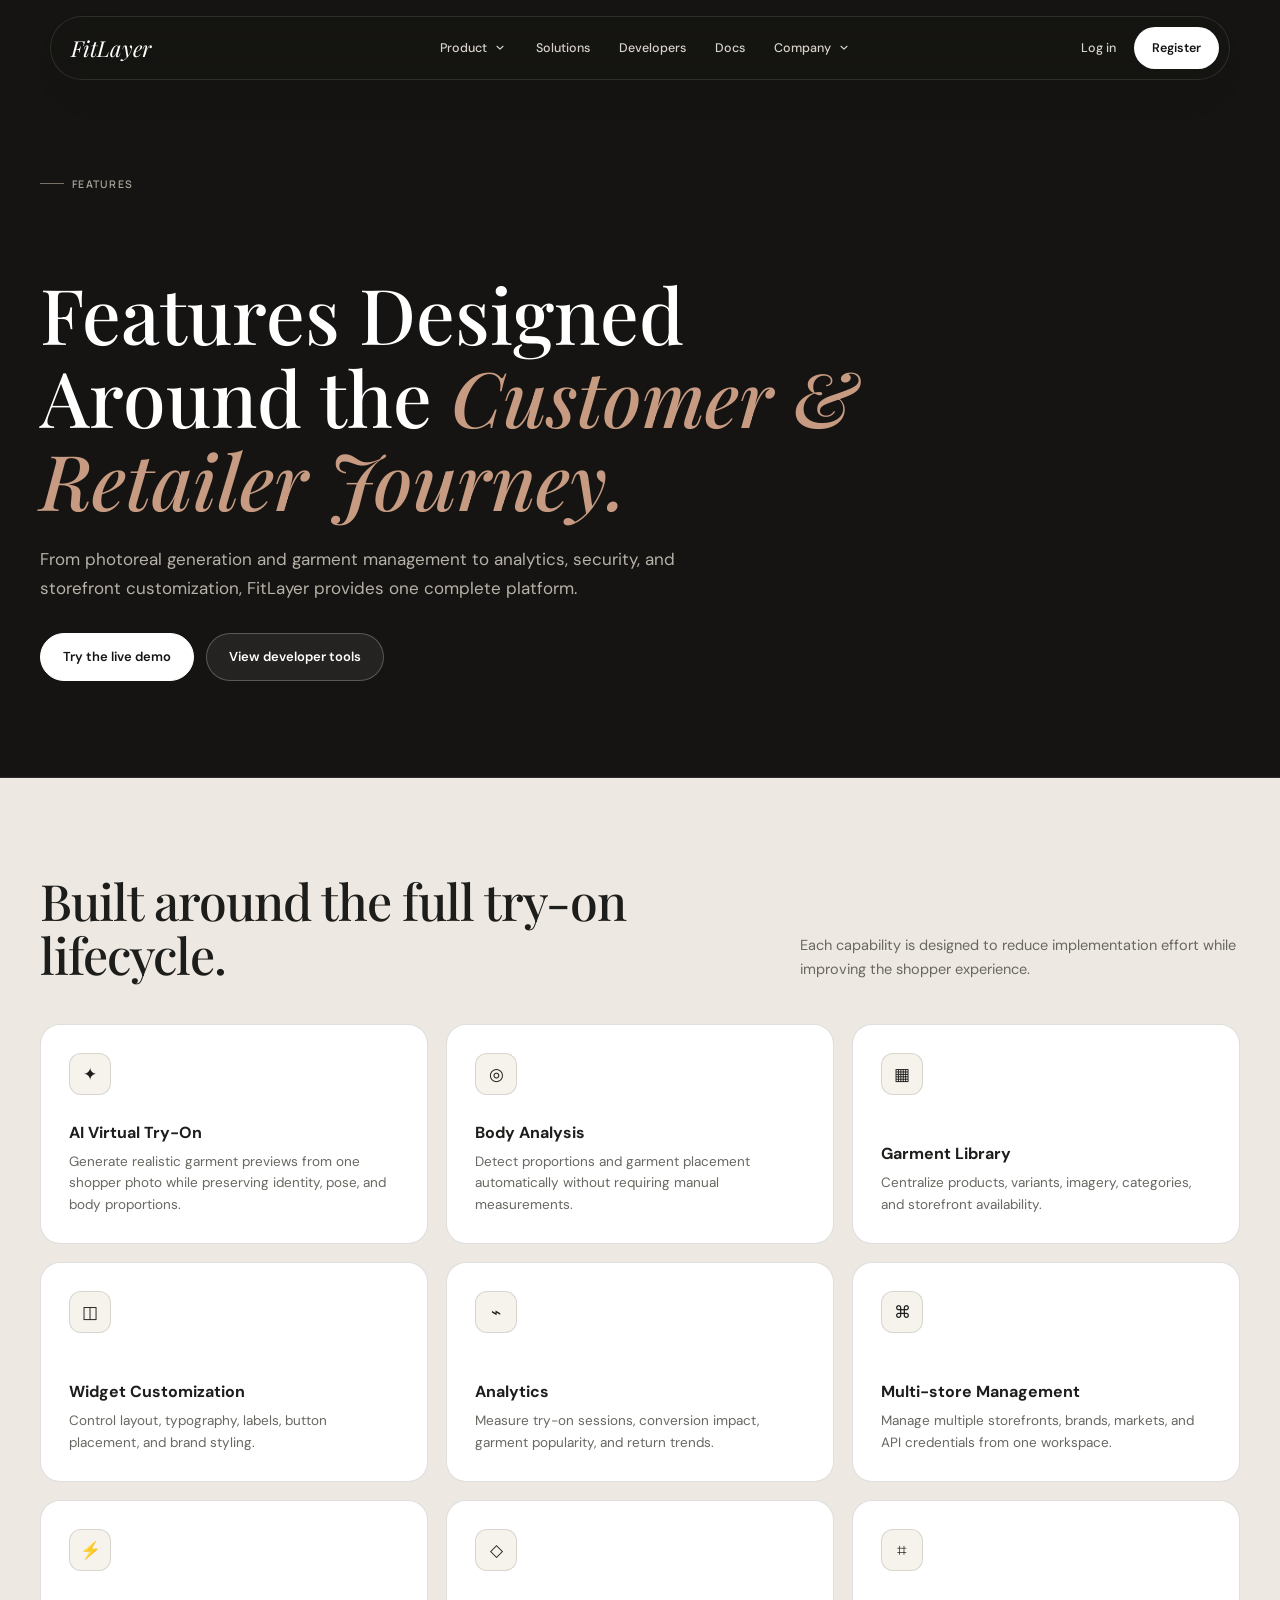
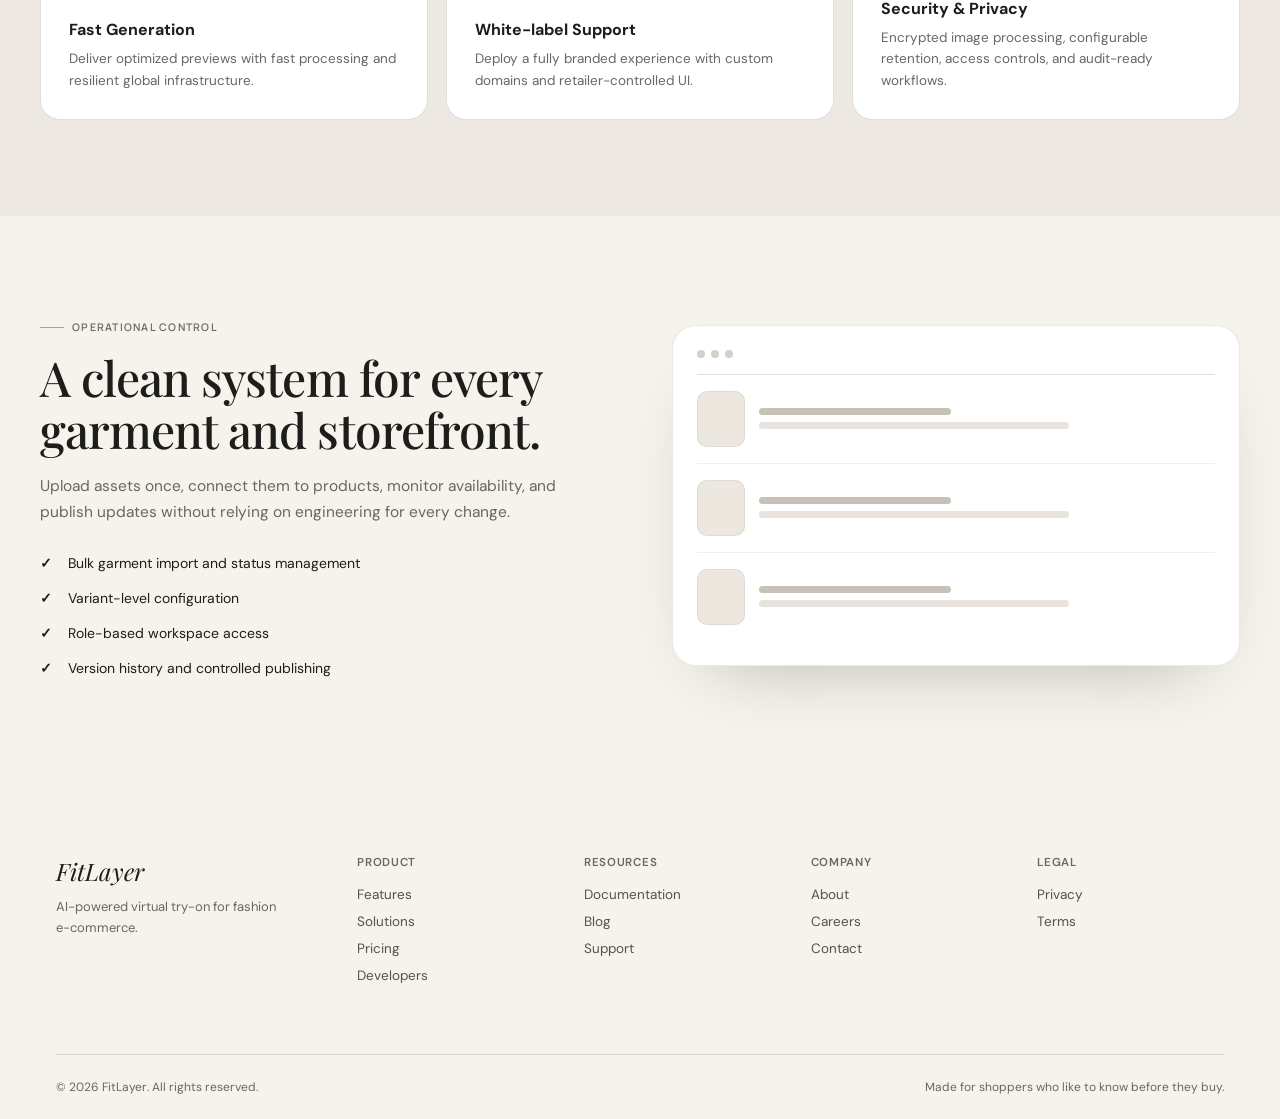
<file: FitLayer -  Website/features.html>
<!DOCTYPE html>
<html lang="en">
 <head>
  <meta charset="utf-8"/>
  <meta content="width=device-width, initial-scale=1.0" name="viewport"/>
  <title>
   Features — FitLayer
  </title>
  <link href="https://fonts.googleapis.com" rel="preconnect"/>
  <link crossorigin="" href="https://fonts.gstatic.com" rel="preconnect"/>
  <link href="https://fonts.googleapis.com/css2?family=DM+Sans:wght@400;500;600;700&amp;family=Manrope:wght@500;600;700&amp;family=Playfair+Display:ital,wght@0,500;1,500&amp;family=JetBrains+Mono:wght@400;500&amp;display=swap" rel="stylesheet"/>
  <link href="assets/css/base.css" rel="stylesheet"/>
  <link href="assets/css/layout.css" rel="stylesheet"/>
  <link href="assets/css/components.css" rel="stylesheet"/>
  <link href="assets/css/home.css" rel="stylesheet"/>
  <link href="assets/css/subpages.css" rel="stylesheet"/>
  <link href="assets/css/developers.css" rel="stylesheet"/>
  <link href="assets/css/documentation.css" rel="stylesheet"/>
  <link href="assets/css/demo.css" rel="stylesheet"/>
  <link href="assets/css/pricing.css" rel="stylesheet"/>
  <link href="assets/css/blog.css" rel="stylesheet"/>
  <link href="assets/css/forms.css" rel="stylesheet"/>
  <link href="assets/css/auth.css" rel="stylesheet"/>
  <link href="assets/css/responsive.css" rel="stylesheet"/>
 </head>
 <body class="has-dark-hero">
  <nav class="site-nav" id="mainNav">
   <div class="nav-frame">
    <a class="brand nav-brand" href="index.html">
     FitLayer
    </a>
    <div class="nav-center">
     <div class="nav-menu">
      <details class="nav-dropdown">
       <summary class="nav-link">
        Product
        <svg aria-hidden="true" class="nav-chevron" viewbox="0 0 20 20">
         <path d="M5.75 7.5 10 11.75 14.25 7.5" fill="none" stroke="currentColor" stroke-linecap="round" stroke-linejoin="round" stroke-width="1.6">
         </path>
        </svg>
       </summary>
       <div class="nav-dropdown-panel">
        <a aria-current="page" class="nav-dropdown-item" href="features.html">
         <span class="nav-icon">
          <svg aria-hidden="true" viewbox="0 0 24 24">
           <path d="M12 3l1.7 4.3L18 9l-4.3 1.7L12 15l-1.7-4.3L6 9l4.3-1.7L12 3Zm6 11 .9 2.1L21 17l-2.1.9L18 20l-.9-2.1L15 17l2.1-.9L18 14ZM6 15l1.2 2.8L10 19l-2.8 1.2L6 23l-1.2-2.8L2 19l2.8-1.2L6 15Z" fill="none" stroke="currentColor" stroke-linejoin="round" stroke-width="1.5">
           </path>
          </svg>
         </span>
         <span>
          <strong>
           Features
          </strong>
          <small>
           Explore the full platform
          </small>
         </span>
        </a>
        <a class="nav-dropdown-item" href="demo.html">
         <span class="nav-icon">
          <svg aria-hidden="true" viewbox="0 0 24 24">
           <circle cx="12" cy="12" fill="none" r="8.5" stroke="currentColor" stroke-width="1.5">
           </circle>
           <path d="m10 8.8 5 3.2-5 3.2V8.8Z" fill="none" stroke="currentColor" stroke-linejoin="round" stroke-width="1.5">
           </path>
          </svg>
         </span>
         <span>
          <strong>
           Live Demo
          </strong>
          <small>
           Experience the try-on flow
          </small>
         </span>
        </a>
        <a class="nav-dropdown-item" href="pricing.html">
         <span class="nav-icon">
          <svg aria-hidden="true" viewbox="0 0 24 24">
           <path d="M5 7.5h14M7 4h10a2 2 0 0 1 2 2v12a2 2 0 0 1-2 2H7a2 2 0 0 1-2-2V6a2 2 0 0 1 2-2Z" fill="none" stroke="currentColor" stroke-width="1.5">
           </path>
           <path d="M9 12h6M9 16h4" fill="none" stroke="currentColor" stroke-linecap="round" stroke-width="1.5">
           </path>
          </svg>
         </span>
         <span>
          <strong>
           Pricing
          </strong>
          <small>
           Plans for every stage
          </small>
         </span>
        </a>
       </div>
      </details>
      <a class="nav-link" href="solutions.html">
       Solutions
      </a>
      <a class="nav-link" href="developers.html">
       Developers
      </a>
      <a class="nav-link" href="documentation.html">
       Docs
      </a>
      <details class="nav-dropdown">
       <summary class="nav-link">
        Company
        <svg aria-hidden="true" class="nav-chevron" viewbox="0 0 20 20">
         <path d="M5.75 7.5 10 11.75 14.25 7.5" fill="none" stroke="currentColor" stroke-linecap="round" stroke-linejoin="round" stroke-width="1.6">
         </path>
        </svg>
       </summary>
       <div class="nav-dropdown-panel nav-dropdown-panel-right">
        <a class="nav-dropdown-item" href="enterprise.html">
         <span class="nav-icon">
          <svg aria-hidden="true" viewbox="0 0 24 24">
           <path d="M4 20V8l8-4 8 4v12M8 20v-5h8v5M8 10h.01M12 10h.01M16 10h.01" fill="none" stroke="currentColor" stroke-linecap="round" stroke-linejoin="round" stroke-width="1.5">
           </path>
          </svg>
         </span>
         <span>
          <strong>
           Enterprise
          </strong>
          <small>
           Scale, security, and support
          </small>
         </span>
        </a>
        <a class="nav-dropdown-item" href="about.html">
         <span class="nav-icon">
          <svg aria-hidden="true" viewbox="0 0 24 24">
           <path d="M8.5 11a3.5 3.5 0 1 0 0-7 3.5 3.5 0 0 0 0 7ZM15.5 12.5a3 3 0 1 0 0-6M3 20a5.5 5.5 0 0 1 11 0M14 20a4.5 4.5 0 0 1 7 0" fill="none" stroke="currentColor" stroke-linecap="round" stroke-width="1.5">
           </path>
          </svg>
         </span>
         <span>
          <strong>
           About
          </strong>
          <small>
           Our story and mission
          </small>
         </span>
        </a>
        <a class="nav-dropdown-item" href="blog.html">
         <span class="nav-icon">
          <svg aria-hidden="true" viewbox="0 0 24 24">
           <path d="M5 4h14v16H5zM8 8h8M8 12h8M8 16h5" fill="none" stroke="currentColor" stroke-linecap="round" stroke-linejoin="round" stroke-width="1.5">
           </path>
          </svg>
         </span>
         <span>
          <strong>
           Journal
          </strong>
          <small>
           Insights and product updates
          </small>
         </span>
        </a>
        <a class="nav-dropdown-item" href="contact.html">
         <span class="nav-icon">
          <svg aria-hidden="true" viewbox="0 0 24 24">
           <path d="M4 6h16v12H4zM4 7l8 6 8-6" fill="none" stroke="currentColor" stroke-linecap="round" stroke-linejoin="round" stroke-width="1.5">
           </path>
          </svg>
         </span>
         <span>
          <strong>
           Contact
          </strong>
          <small>
           Sales and support
          </small>
         </span>
        </a>
       </div>
      </details>
     </div>
    </div>
    <div class="nav-actions">
     <a class="nav-login" href="login.html">
      Log in
     </a>
     <a class="nav-cta" href="register.html">
      Register
     </a>
     <button aria-expanded="false" aria-label="Open navigation" class="nav-toggle" id="navToggle">
      <span>
      </span>
      <span>
      </span>
     </button>
    </div>
   </div>
   <div class="nav-mobile" id="navMobile">
    <a aria-current="page" href="features.html">
     Features
    </a>
    <a href="solutions.html">
     Solutions
    </a>
    <a href="demo.html">
     Live Demo
    </a>
    <a href="pricing.html">
     Pricing
    </a>
    <a href="developers.html">
     Developers
    </a>
    <a href="documentation.html">
     Documentation
    </a>
    <a href="enterprise.html">
     Enterprise
    </a>
    <a href="about.html">
     About
    </a>
    <a href="blog.html">
     Journal
    </a>
    <a href="contact.html">
     Contact
    </a>
    <div class="nav-mobile-actions">
     <a href="login.html">
      Log in
     </a>
     <a class="nav-cta" href="register.html">
      Start free
     </a>
    </div>
   </div>
  </nav>
  <div class="nav-mobile" id="navMobile">
   <a aria-current="page" href="features.html">
    Features
   </a>
   <a href="solutions.html">
    Solutions
   </a>
   <a href="demo.html">
    Live Demo
   </a>
   <a href="pricing.html">
    Pricing
   </a>
   <a href="developers.html">
    Developers
   </a>
   <a href="documentation.html">
    Documentation
   </a>
   <a href="enterprise.html">
    Enterprise
   </a>
   <a href="about.html">
    About
   </a>
   <a href="blog.html">
    Journal
   </a>
   <a href="contact.html">
    Contact
   </a>
   <div class="nav-mobile-actions">
    <a href="login.html">
     Log in
    </a>
    <a class="nav-cta" href="register.html">
     Start free
    </a>
   </div>
  </div>
  <main class="page-view subpage active" id="page-features">
   <section class="subhero">
    <div class="subhero-inner">
     <div class="kicker reveal">
      Features
     </div>
     <h1 class="reveal">
      Features Designed Around the
      <em>
        Customer & Retailer Journey.
      </em>
     </h1>
     <p class="reveal">
      From photoreal generation and garment management to analytics, security, and storefront
          customization, FitLayer provides one complete platform.
     </p>
     <div class="subhero-actions reveal">
      <a class="cta" href="demo.html">
       Try the live demo
      </a>
      <a class="cta secondary" href="developers.html">
       View developer tools
      </a>
     </div>
    </div>
   </section>
   <section class="page-section">
    <div class="page-shell">
     <div class="page-heading reveal">
      <h2>
       Built around the full try-on lifecycle.
      </h2>
      <p>
       Each capability is designed to reduce implementation effort while improving the shopper experience.
      </p>
     </div>
     <div class="simple-grid">
      <article class="simple-card reveal">
       <div class="simple-icon">
        ✦
       </div>
       <h3>
        AI Virtual Try-On
       </h3>
       <p>
        Generate realistic garment previews from one shopper photo while preserving identity, pose, and body
              proportions.
       </p>
      </article>
      <article class="simple-card reveal">
       <div class="simple-icon">
        ◎
       </div>
       <h3>
        Body Analysis
       </h3>
       <p>
        Detect proportions and garment placement automatically without requiring manual measurements.
       </p>
      </article>
      <article class="simple-card reveal">
       <div class="simple-icon">
        ▦
       </div>
       <h3>
        Garment Library
       </h3>
       <p>
        Centralize products, variants, imagery, categories, and storefront availability.
       </p>
      </article>
      <article class="simple-card reveal">
       <div class="simple-icon">
        ◫
       </div>
       <h3>
        Widget Customization
       </h3>
       <p>
        Control layout, typography, labels, button placement, and brand styling.
       </p>
      </article>
      <article class="simple-card reveal">
       <div class="simple-icon">
        ⌁
       </div>
       <h3>
        Analytics
       </h3>
       <p>
        Measure try-on sessions, conversion impact, garment popularity, and return trends.
       </p>
      </article>
      <article class="simple-card reveal">
       <div class="simple-icon">
        ⌘
       </div>
       <h3>
        Multi-store Management
       </h3>
       <p>
        Manage multiple storefronts, brands, markets, and API credentials from one workspace.
       </p>
      </article>
      <article class="simple-card reveal">
       <div class="simple-icon">
        ⚡
       </div>
       <h3>
        Fast Generation
       </h3>
       <p>
        Deliver optimized previews with fast processing and resilient global infrastructure.
       </p>
      </article>
      <article class="simple-card reveal">
       <div class="simple-icon">
        ◇
       </div>
       <h3>
        White-label Support
       </h3>
       <p>
        Deploy a fully branded experience with custom domains and retailer-controlled UI.
       </p>
      </article>
      <article class="simple-card reveal">
       <div class="simple-icon">
        ⌗
       </div>
       <h3>
        Security &amp; Privacy
       </h3>
       <p>
        Encrypted image processing, configurable retention, access controls, and audit-ready workflows.
       </p>
      </article>
     </div>
    </div>
   </section>
   <section class="page-section alt">
    <div class="page-shell split-layout">
     <div class="reveal">
      <div class="kicker">
       Operational control
      </div>
      <h2 class="section-title">
       A clean system for every garment and storefront.
      </h2>
      <p class="section-desc">
       Upload assets once, connect them to products, monitor availability, and publish
            updates without relying on engineering for every change.
      </p>
      <ul class="check-list">
       <li>
        Bulk garment import and status management
       </li>
       <li>
        Variant-level configuration
       </li>
       <li>
        Role-based workspace access
       </li>
       <li>
        Version history and controlled publishing
       </li>
      </ul>
     </div>
     <div class="ui-visual reveal">
      <div class="ui-top">
       <i>
       </i>
       <i>
       </i>
       <i>
       </i>
      </div>
      <div class="ui-row">
       <div class="ui-thumb">
       </div>
       <div class="ui-lines">
        <i>
        </i>
        <i>
        </i>
       </div>
      </div>
      <div class="ui-row">
       <div class="ui-thumb">
       </div>
       <div class="ui-lines">
        <i>
        </i>
        <i>
        </i>
       </div>
      </div>
      <div class="ui-row">
       <div class="ui-thumb">
       </div>
       <div class="ui-lines">
        <i>
        </i>
        <i>
        </i>
       </div>
      </div>
     </div>
    </div>
   </section>
  </main>
  <footer class="site-footer">
   <div class="section-inner footer-grid">
    <div class="footer-brand">
     <div class="brand">
      FitLayer
     </div>
     <p>
      AI-powered virtual try-on for fashion e-commerce.
     </p>
    </div>
    <div class="footer-col">
     <h5>
      Product
     </h5>
     <a aria-current="page" href="features.html">
      Features
     </a>
     <a href="solutions.html">
      Solutions
     </a>
     <a href="pricing.html">
      Pricing
     </a>
     <a href="developers.html">
      Developers
     </a>
    </div>
    <div class="footer-col">
     <h5>
      Resources
     </h5>
     <a href="documentation.html">
      Documentation
     </a>
     <a href="blog.html">
      Blog
     </a>
     <a href="contact.html">
      Support
     </a>
    </div>
    <div class="footer-col">
     <h5>
      Company
     </h5>
     <a href="about.html">
      About
     </a>
     <a href="about.html">
      Careers
     </a>
     <a href="contact.html">
      Contact
     </a>
    </div>
    <div class="footer-col">
     <h5>
      Legal
     </h5>
     <a href="#">
      Privacy
     </a>
     <a href="#">
      Terms
     </a>
    </div>
   </div>
   <div class="footer-bottom">
    <span>
     © 2026 FitLayer. All rights reserved.
    </span>
    <span>
     Made for shoppers who like to know before they buy.
    </span>
   </div>
  </footer>
  <script src="assets/js/navigation.js">
  </script>
  <script src="assets/js/animations.js">
  </script>
 </body>
</html>
</file>
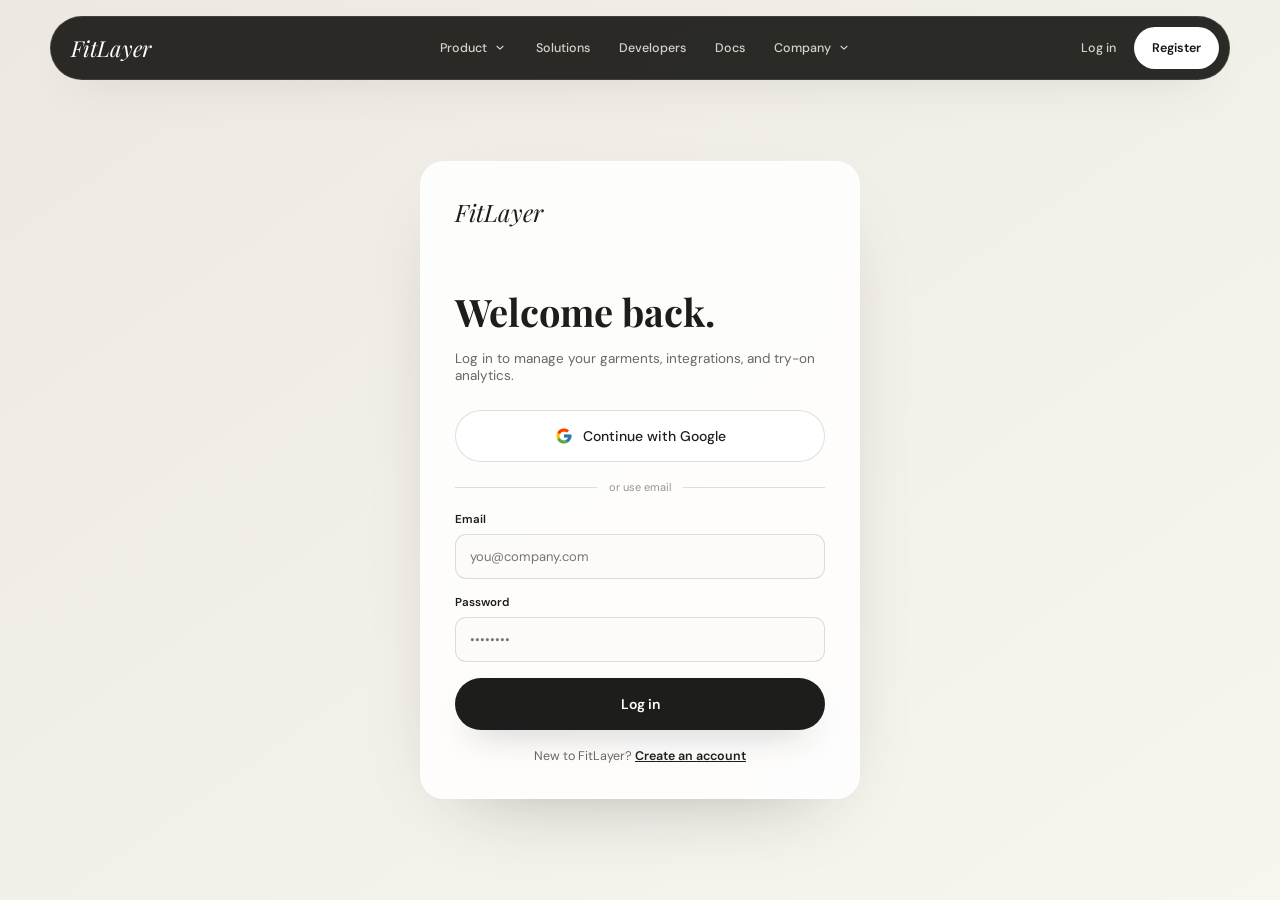
<file: FitLayer -  Website/login.html>
<!DOCTYPE html>
<html lang="en">
 <head>
  <meta charset="utf-8"/>
  <meta content="width=device-width, initial-scale=1.0" name="viewport"/>
  <title>
   Log in — FitLayer
  </title>
  <link href="https://fonts.googleapis.com" rel="preconnect"/>
  <link crossorigin="" href="https://fonts.gstatic.com" rel="preconnect"/>
  <link href="https://fonts.googleapis.com/css2?family=DM+Sans:wght@400;500;600;700&amp;family=Manrope:wght@500;600;700&amp;family=Playfair+Display:ital,wght@0,500;1,500&amp;family=JetBrains+Mono:wght@400;500&amp;display=swap" rel="stylesheet"/>
  <link href="assets/css/base.css" rel="stylesheet"/>
  <link href="assets/css/layout.css" rel="stylesheet"/>
  <link href="assets/css/components.css" rel="stylesheet"/>
  <link href="assets/css/home.css" rel="stylesheet"/>
  <link href="assets/css/subpages.css" rel="stylesheet"/>
  <link href="assets/css/developers.css" rel="stylesheet"/>
  <link href="assets/css/documentation.css" rel="stylesheet"/>
  <link href="assets/css/demo.css" rel="stylesheet"/>
  <link href="assets/css/pricing.css" rel="stylesheet"/>
  <link href="assets/css/blog.css" rel="stylesheet"/>
  <link href="assets/css/forms.css" rel="stylesheet"/>
  <link href="assets/css/auth.css" rel="stylesheet"/>
  <link href="assets/css/responsive.css" rel="stylesheet"/>
 </head>
 <body class="">
  <nav class="site-nav" id="mainNav">
   <div class="nav-frame">
    <a class="brand nav-brand" href="index.html">
     FitLayer
    </a>
    <div class="nav-center">
     <div class="nav-menu">
      <details class="nav-dropdown">
       <summary class="nav-link">
        Product
        <svg aria-hidden="true" class="nav-chevron" viewbox="0 0 20 20">
         <path d="M5.75 7.5 10 11.75 14.25 7.5" fill="none" stroke="currentColor" stroke-linecap="round" stroke-linejoin="round" stroke-width="1.6">
         </path>
        </svg>
       </summary>
       <div class="nav-dropdown-panel">
        <a class="nav-dropdown-item" href="features.html">
         <span class="nav-icon">
          <svg aria-hidden="true" viewbox="0 0 24 24">
           <path d="M12 3l1.7 4.3L18 9l-4.3 1.7L12 15l-1.7-4.3L6 9l4.3-1.7L12 3Zm6 11 .9 2.1L21 17l-2.1.9L18 20l-.9-2.1L15 17l2.1-.9L18 14ZM6 15l1.2 2.8L10 19l-2.8 1.2L6 23l-1.2-2.8L2 19l2.8-1.2L6 15Z" fill="none" stroke="currentColor" stroke-linejoin="round" stroke-width="1.5">
           </path>
          </svg>
         </span>
         <span>
          <strong>
           Features
          </strong>
          <small>
           Explore the full platform
          </small>
         </span>
        </a>
        <a class="nav-dropdown-item" href="demo.html">
         <span class="nav-icon">
          <svg aria-hidden="true" viewbox="0 0 24 24">
           <circle cx="12" cy="12" fill="none" r="8.5" stroke="currentColor" stroke-width="1.5">
           </circle>
           <path d="m10 8.8 5 3.2-5 3.2V8.8Z" fill="none" stroke="currentColor" stroke-linejoin="round" stroke-width="1.5">
           </path>
          </svg>
         </span>
         <span>
          <strong>
           Live Demo
          </strong>
          <small>
           Experience the try-on flow
          </small>
         </span>
        </a>
        <a class="nav-dropdown-item" href="pricing.html">
         <span class="nav-icon">
          <svg aria-hidden="true" viewbox="0 0 24 24">
           <path d="M5 7.5h14M7 4h10a2 2 0 0 1 2 2v12a2 2 0 0 1-2 2H7a2 2 0 0 1-2-2V6a2 2 0 0 1 2-2Z" fill="none" stroke="currentColor" stroke-width="1.5">
           </path>
           <path d="M9 12h6M9 16h4" fill="none" stroke="currentColor" stroke-linecap="round" stroke-width="1.5">
           </path>
          </svg>
         </span>
         <span>
          <strong>
           Pricing
          </strong>
          <small>
           Plans for every stage
          </small>
         </span>
        </a>
       </div>
      </details>
      <a class="nav-link" href="solutions.html">
       Solutions
      </a>
      <a class="nav-link" href="developers.html">
       Developers
      </a>
      <a class="nav-link" href="documentation.html">
       Docs
      </a>
      <details class="nav-dropdown">
       <summary class="nav-link">
        Company
        <svg aria-hidden="true" class="nav-chevron" viewbox="0 0 20 20">
         <path d="M5.75 7.5 10 11.75 14.25 7.5" fill="none" stroke="currentColor" stroke-linecap="round" stroke-linejoin="round" stroke-width="1.6">
         </path>
        </svg>
       </summary>
       <div class="nav-dropdown-panel nav-dropdown-panel-right">
        <a class="nav-dropdown-item" href="enterprise.html">
         <span class="nav-icon">
          <svg aria-hidden="true" viewbox="0 0 24 24">
           <path d="M4 20V8l8-4 8 4v12M8 20v-5h8v5M8 10h.01M12 10h.01M16 10h.01" fill="none" stroke="currentColor" stroke-linecap="round" stroke-linejoin="round" stroke-width="1.5">
           </path>
          </svg>
         </span>
         <span>
          <strong>
           Enterprise
          </strong>
          <small>
           Scale, security, and support
          </small>
         </span>
        </a>
        <a class="nav-dropdown-item" href="about.html">
         <span class="nav-icon">
          <svg aria-hidden="true" viewbox="0 0 24 24">
           <path d="M8.5 11a3.5 3.5 0 1 0 0-7 3.5 3.5 0 0 0 0 7ZM15.5 12.5a3 3 0 1 0 0-6M3 20a5.5 5.5 0 0 1 11 0M14 20a4.5 4.5 0 0 1 7 0" fill="none" stroke="currentColor" stroke-linecap="round" stroke-width="1.5">
           </path>
          </svg>
         </span>
         <span>
          <strong>
           About
          </strong>
          <small>
           Our story and mission
          </small>
         </span>
        </a>
        <a class="nav-dropdown-item" href="blog.html">
         <span class="nav-icon">
          <svg aria-hidden="true" viewbox="0 0 24 24">
           <path d="M5 4h14v16H5zM8 8h8M8 12h8M8 16h5" fill="none" stroke="currentColor" stroke-linecap="round" stroke-linejoin="round" stroke-width="1.5">
           </path>
          </svg>
         </span>
         <span>
          <strong>
           Journal
          </strong>
          <small>
           Insights and product updates
          </small>
         </span>
        </a>
        <a class="nav-dropdown-item" href="contact.html">
         <span class="nav-icon">
          <svg aria-hidden="true" viewbox="0 0 24 24">
           <path d="M4 6h16v12H4zM4 7l8 6 8-6" fill="none" stroke="currentColor" stroke-linecap="round" stroke-linejoin="round" stroke-width="1.5">
           </path>
          </svg>
         </span>
         <span>
          <strong>
           Contact
          </strong>
          <small>
           Sales and support
          </small>
         </span>
        </a>
       </div>
      </details>
     </div>
    </div>
    <div class="nav-actions">
     <a aria-current="page" class="nav-login" href="login.html">
      Log in
     </a>
     <a class="nav-cta" href="register.html">
      Register
     </a>
     <button aria-expanded="false" aria-label="Open navigation" class="nav-toggle" id="navToggle">
      <span>
      </span>
      <span>
      </span>
     </button>
    </div>
   </div>
   <div class="nav-mobile" id="navMobile">
    <a href="features.html">
     Features
    </a>
    <a href="solutions.html">
     Solutions
    </a>
    <a href="demo.html">
     Live Demo
    </a>
    <a href="pricing.html">
     Pricing
    </a>
    <a href="developers.html">
     Developers
    </a>
    <a href="documentation.html">
     Documentation
    </a>
    <a href="enterprise.html">
     Enterprise
    </a>
    <a href="about.html">
     About
    </a>
    <a href="blog.html">
     Journal
    </a>
    <a href="contact.html">
     Contact
    </a>
    <div class="nav-mobile-actions">
     <a aria-current="page" href="login.html">
      Log in
     </a>
     <a class="nav-cta" href="register.html">
      Start free
     </a>
    </div>
   </div>
  </nav>
  <div class="nav-mobile" id="navMobile">
   <a href="features.html">
    Features
   </a>
   <a href="solutions.html">
    Solutions
   </a>
   <a href="demo.html">
    Live Demo
   </a>
   <a href="pricing.html">
    Pricing
   </a>
   <a href="developers.html">
    Developers
   </a>
   <a href="documentation.html">
    Documentation
   </a>
   <a href="enterprise.html">
    Enterprise
   </a>
   <a href="about.html">
    About
   </a>
   <a href="blog.html">
    Journal
   </a>
   <a href="contact.html">
    Contact
   </a>
   <div class="nav-mobile-actions">
    <a aria-current="page" href="login.html">
     Log in
    </a>
    <a class="nav-cta" href="register.html">
     Start free
    </a>
   </div>
  </div>
  <main class="page-view active" id="page-login">
   <section class="auth-page">
    <form class="auth-card" id="loginForm">
     <a class="brand" href="index.html" style="display:inline-block;text-decoration:none;margin-bottom:26px">
      FitLayer
     </a>
     <h1 style="font-family: 'Playfair Display', serif;">
      Welcome back.
     </h1>
     <p>
      Log in to manage your garments, integrations, and try-on analytics.
     </p>
     <button class="social-btn" type="button">
      <svg aria-hidden="true" height="18" viewbox="0 0 48 48" width="18">
       <path d="M43.6 20.5H42V20H24v8h11.3C33.7 32.7 29.3 36 24 36c-6.6 0-12-5.4-12-12S17.4 12 24 12c3 0 5.7 1.1 7.8 2.9l5.7-5.7C34 6.1 29.3 4 24 4 13 4 4 13 4 24s9 20 20 20 20-9 20-20c0-1.3-.1-2.4-.4-3.5z" fill="#FFC107">
       </path>
       <path d="M6.3 14.7l6.6 4.8C14.7 15 19 12 24 12c3 0 5.7 1.1 7.8 2.9l5.7-5.7C34 6.1 29.3 4 24 4 16.3 4 9.7 8.3 6.3 14.7z" fill="#FF3D00">
       </path>
       <path d="M24 44c5.2 0 9.8-2 13.3-5.2l-6.1-5.2C29.2 35.1 26.8 36 24 36c-5.3 0-9.7-3.3-11.4-8l-6.5 5C9.4 39.5 16.1 44 24 44z" fill="#4CAF50">
       </path>
       <path d="M43.6 20.5H42V20H24v8h11.3c-1.1 3.1-3.3 5.5-6.1 7.1l6.1 5.2C39 36.7 44 31 44 24c0-1.3-.1-2.4-.4-3.5z" fill="#1976D2">
       </path>
      </svg>
      Continue with Google
     </button>
     <div class="divider">
      or use email
     </div>
     <div class="field">
      <label>
       Email
      </label>
      <input placeholder="you@company.com" required="" type="email"/>
     </div>
     <div class="field">
      <label>
       Password
      </label>
      <input placeholder="••••••••" required="" type="password"/>
     </div>
     <button class="cta" style="width:100%" type="submit">
      Log in
     </button>
     <div class="auth-foot">
      New to FitLayer?
      <a href="register.html">
       Create an account
      </a>
     </div>
    </form>
   </section>
  </main>
  <script src="assets/js/navigation.js">
  </script>
  <script src="assets/js/auth.js">
  </script>
 </body>
</html>
</file>
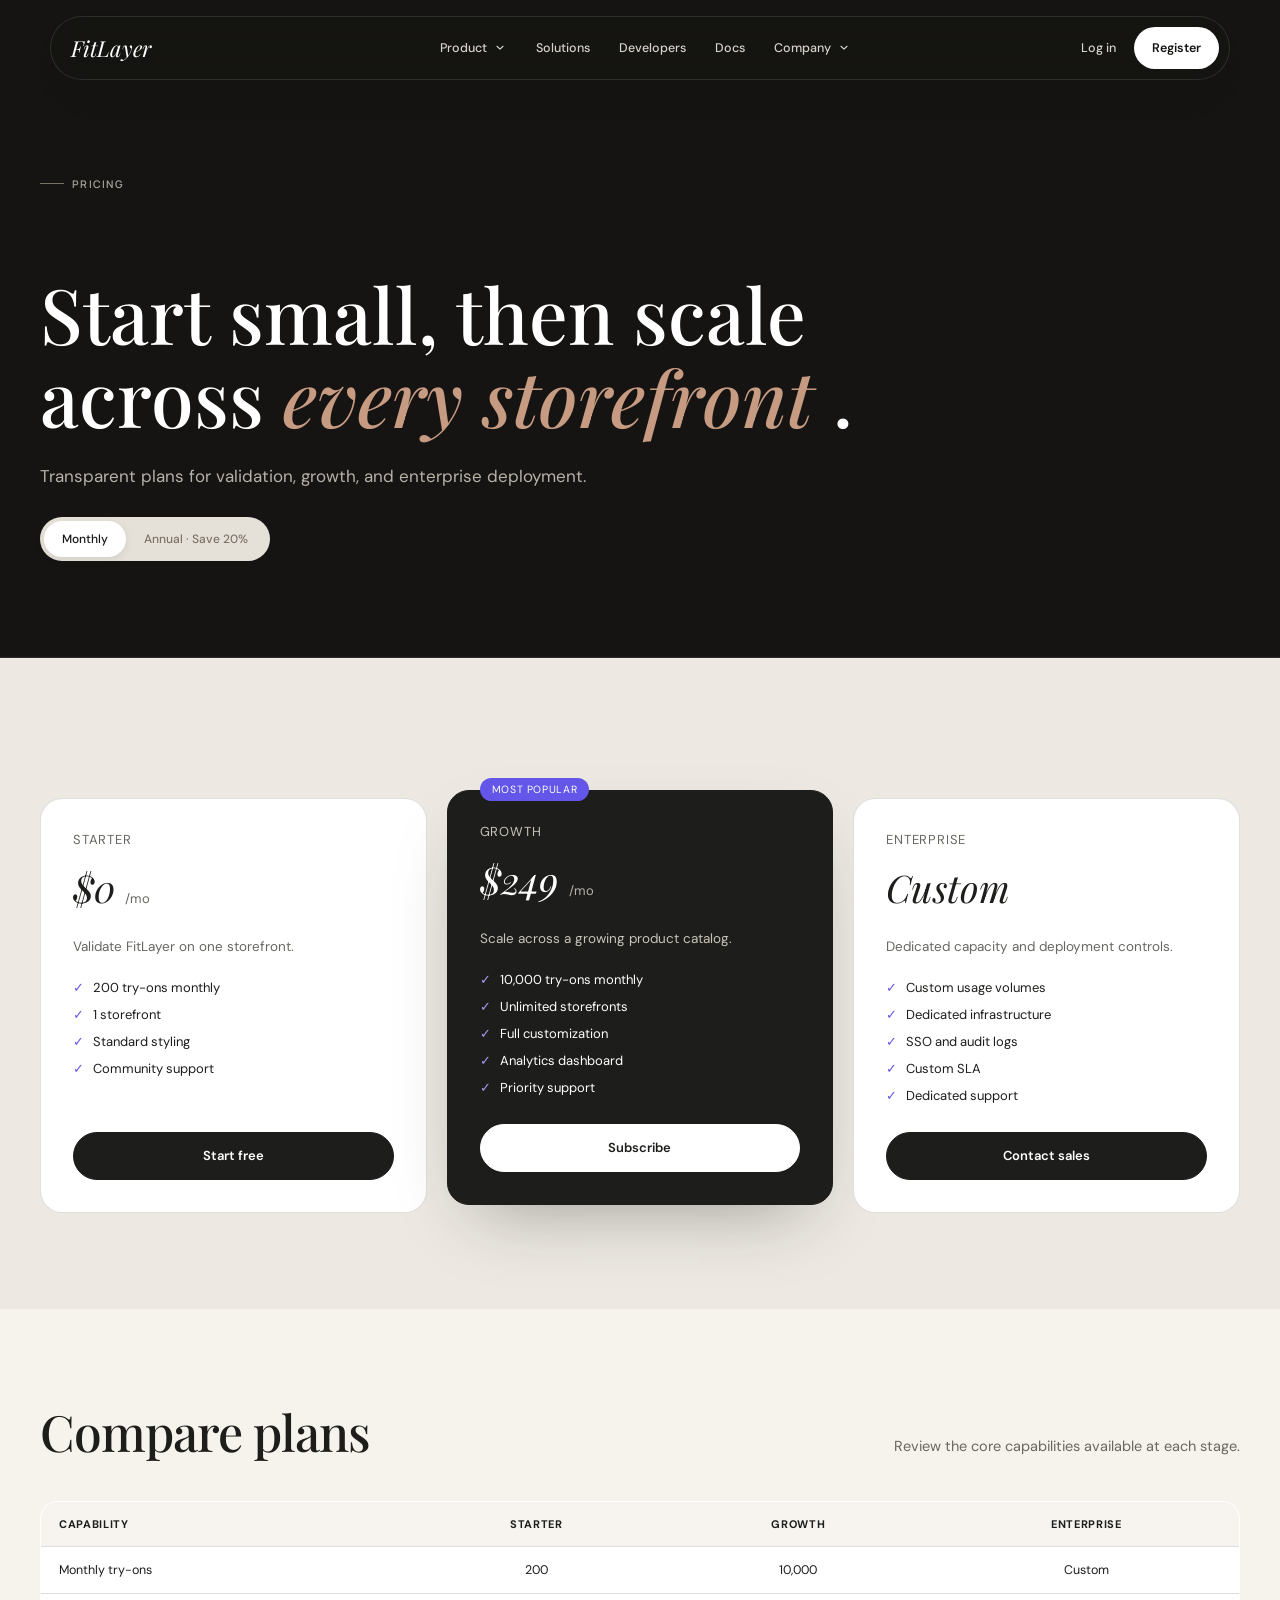
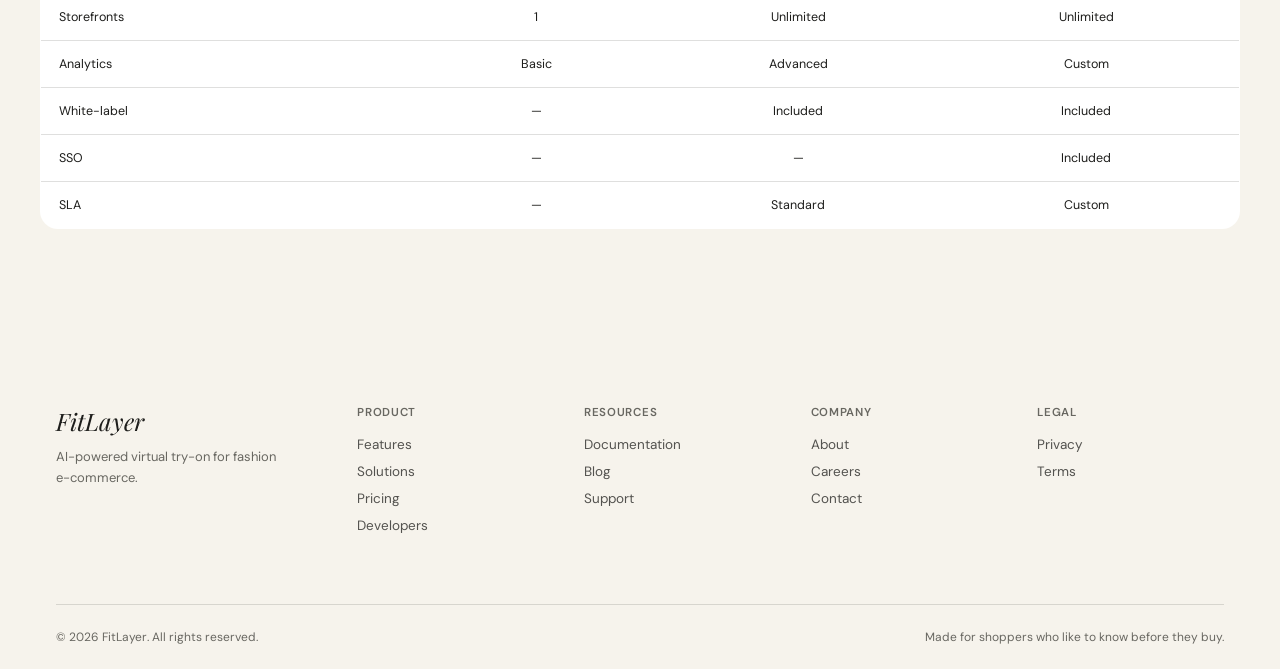
<file: FitLayer -  Website/pricing.html>
<!DOCTYPE html>
<html lang="en">
 <head>
  <meta charset="utf-8"/>
  <meta content="width=device-width, initial-scale=1.0" name="viewport"/>
  <title>
   Pricing — FitLayer
  </title>
  <link href="https://fonts.googleapis.com" rel="preconnect"/>
  <link crossorigin="" href="https://fonts.gstatic.com" rel="preconnect"/>
  <link href="https://fonts.googleapis.com/css2?family=DM+Sans:wght@400;500;600;700&amp;family=Manrope:wght@500;600;700&amp;family=Playfair+Display:ital,wght@0,500;1,500&amp;family=JetBrains+Mono:wght@400;500&amp;display=swap" rel="stylesheet"/>
  <link href="assets/css/base.css" rel="stylesheet"/>
  <link href="assets/css/layout.css" rel="stylesheet"/>
  <link href="assets/css/components.css" rel="stylesheet"/>
  <link href="assets/css/home.css" rel="stylesheet"/>
  <link href="assets/css/subpages.css" rel="stylesheet"/>
  <link href="assets/css/developers.css" rel="stylesheet"/>
  <link href="assets/css/documentation.css" rel="stylesheet"/>
  <link href="assets/css/demo.css" rel="stylesheet"/>
  <link href="assets/css/pricing.css" rel="stylesheet"/>
  <link href="assets/css/blog.css" rel="stylesheet"/>
  <link href="assets/css/forms.css" rel="stylesheet"/>
  <link href="assets/css/auth.css" rel="stylesheet"/>
  <link href="assets/css/responsive.css" rel="stylesheet"/>
 </head>
 <body class="has-dark-hero">
  <nav class="site-nav" id="mainNav">
   <div class="nav-frame">
    <a class="brand nav-brand" href="index.html">
     FitLayer
    </a>
    <div class="nav-center">
     <div class="nav-menu">
      <details class="nav-dropdown">
       <summary class="nav-link">
        Product
        <svg aria-hidden="true" class="nav-chevron" viewbox="0 0 20 20">
         <path d="M5.75 7.5 10 11.75 14.25 7.5" fill="none" stroke="currentColor" stroke-linecap="round" stroke-linejoin="round" stroke-width="1.6">
         </path>
        </svg>
       </summary>
       <div class="nav-dropdown-panel">
        <a class="nav-dropdown-item" href="features.html">
         <span class="nav-icon">
          <svg aria-hidden="true" viewbox="0 0 24 24">
           <path d="M12 3l1.7 4.3L18 9l-4.3 1.7L12 15l-1.7-4.3L6 9l4.3-1.7L12 3Zm6 11 .9 2.1L21 17l-2.1.9L18 20l-.9-2.1L15 17l2.1-.9L18 14ZM6 15l1.2 2.8L10 19l-2.8 1.2L6 23l-1.2-2.8L2 19l2.8-1.2L6 15Z" fill="none" stroke="currentColor" stroke-linejoin="round" stroke-width="1.5">
           </path>
          </svg>
         </span>
         <span>
          <strong>
           Features
          </strong>
          <small>
           Explore the full platform
          </small>
         </span>
        </a>
        <a class="nav-dropdown-item" href="demo.html">
         <span class="nav-icon">
          <svg aria-hidden="true" viewbox="0 0 24 24">
           <circle cx="12" cy="12" fill="none" r="8.5" stroke="currentColor" stroke-width="1.5">
           </circle>
           <path d="m10 8.8 5 3.2-5 3.2V8.8Z" fill="none" stroke="currentColor" stroke-linejoin="round" stroke-width="1.5">
           </path>
          </svg>
         </span>
         <span>
          <strong>
           Live Demo
          </strong>
          <small>
           Experience the try-on flow
          </small>
         </span>
        </a>
        <a aria-current="page" class="nav-dropdown-item" href="pricing.html">
         <span class="nav-icon">
          <svg aria-hidden="true" viewbox="0 0 24 24">
           <path d="M5 7.5h14M7 4h10a2 2 0 0 1 2 2v12a2 2 0 0 1-2 2H7a2 2 0 0 1-2-2V6a2 2 0 0 1 2-2Z" fill="none" stroke="currentColor" stroke-width="1.5">
           </path>
           <path d="M9 12h6M9 16h4" fill="none" stroke="currentColor" stroke-linecap="round" stroke-width="1.5">
           </path>
          </svg>
         </span>
         <span>
          <strong>
           Pricing
          </strong>
          <small>
           Plans for every stage
          </small>
         </span>
        </a>
       </div>
      </details>
      <a class="nav-link" href="solutions.html">
       Solutions
      </a>
      <a class="nav-link" href="developers.html">
       Developers
      </a>
      <a class="nav-link" href="documentation.html">
       Docs
      </a>
      <details class="nav-dropdown">
       <summary class="nav-link">
        Company
        <svg aria-hidden="true" class="nav-chevron" viewbox="0 0 20 20">
         <path d="M5.75 7.5 10 11.75 14.25 7.5" fill="none" stroke="currentColor" stroke-linecap="round" stroke-linejoin="round" stroke-width="1.6">
         </path>
        </svg>
       </summary>
       <div class="nav-dropdown-panel nav-dropdown-panel-right">
        <a class="nav-dropdown-item" href="enterprise.html">
         <span class="nav-icon">
          <svg aria-hidden="true" viewbox="0 0 24 24">
           <path d="M4 20V8l8-4 8 4v12M8 20v-5h8v5M8 10h.01M12 10h.01M16 10h.01" fill="none" stroke="currentColor" stroke-linecap="round" stroke-linejoin="round" stroke-width="1.5">
           </path>
          </svg>
         </span>
         <span>
          <strong>
           Enterprise
          </strong>
          <small>
           Scale, security, and support
          </small>
         </span>
        </a>
        <a class="nav-dropdown-item" href="about.html">
         <span class="nav-icon">
          <svg aria-hidden="true" viewbox="0 0 24 24">
           <path d="M8.5 11a3.5 3.5 0 1 0 0-7 3.5 3.5 0 0 0 0 7ZM15.5 12.5a3 3 0 1 0 0-6M3 20a5.5 5.5 0 0 1 11 0M14 20a4.5 4.5 0 0 1 7 0" fill="none" stroke="currentColor" stroke-linecap="round" stroke-width="1.5">
           </path>
          </svg>
         </span>
         <span>
          <strong>
           About
          </strong>
          <small>
           Our story and mission
          </small>
         </span>
        </a>
        <a class="nav-dropdown-item" href="blog.html">
         <span class="nav-icon">
          <svg aria-hidden="true" viewbox="0 0 24 24">
           <path d="M5 4h14v16H5zM8 8h8M8 12h8M8 16h5" fill="none" stroke="currentColor" stroke-linecap="round" stroke-linejoin="round" stroke-width="1.5">
           </path>
          </svg>
         </span>
         <span>
          <strong>
           Journal
          </strong>
          <small>
           Insights and product updates
          </small>
         </span>
        </a>
        <a class="nav-dropdown-item" href="contact.html">
         <span class="nav-icon">
          <svg aria-hidden="true" viewbox="0 0 24 24">
           <path d="M4 6h16v12H4zM4 7l8 6 8-6" fill="none" stroke="currentColor" stroke-linecap="round" stroke-linejoin="round" stroke-width="1.5">
           </path>
          </svg>
         </span>
         <span>
          <strong>
           Contact
          </strong>
          <small>
           Sales and support
          </small>
         </span>
        </a>
       </div>
      </details>
     </div>
    </div>
    <div class="nav-actions">
     <a class="nav-login" href="login.html">
      Log in
     </a>
     <a class="nav-cta" href="register.html">
      Register
     </a>
     <button aria-expanded="false" aria-label="Open navigation" class="nav-toggle" id="navToggle">
      <span>
      </span>
      <span>
      </span>
     </button>
    </div>
   </div>
   <div class="nav-mobile" id="navMobile">
    <a href="features.html">
     Features
    </a>
    <a href="solutions.html">
     Solutions
    </a>
    <a href="demo.html">
     Live Demo
    </a>
    <a aria-current="page" href="pricing.html">
     Pricing
    </a>
    <a href="developers.html">
     Developers
    </a>
    <a href="documentation.html">
     Documentation
    </a>
    <a href="enterprise.html">
     Enterprise
    </a>
    <a href="about.html">
     About
    </a>
    <a href="blog.html">
     Journal
    </a>
    <a href="contact.html">
     Contact
    </a>
    <div class="nav-mobile-actions">
     <a href="login.html">
      Log in
     </a>
     <a class="nav-cta" href="register.html">
      Start free
     </a>
    </div>
   </div>
  </nav>
  <div class="nav-mobile" id="navMobile">
   <a href="features.html">
    Features
   </a>
   <a href="solutions.html">
    Solutions
   </a>
   <a href="demo.html">
    Live Demo
   </a>
   <a aria-current="page" href="pricing.html">
    Pricing
   </a>
   <a href="developers.html">
    Developers
   </a>
   <a href="documentation.html">
    Documentation
   </a>
   <a href="enterprise.html">
    Enterprise
   </a>
   <a href="about.html">
    About
   </a>
   <a href="blog.html">
    Journal
   </a>
   <a href="contact.html">
    Contact
   </a>
   <div class="nav-mobile-actions">
    <a href="login.html">
     Log in
    </a>
    <a class="nav-cta" href="register.html">
     Start free
    </a>
   </div>
  </div>
  <main class="page-view subpage active" id="page-pricing">
   <section class="subhero">
    <div class="subhero-inner">
     <div class="kicker reveal">
      Pricing
     </div>
     <h1 class="reveal">
      Start small, then scale across
      <em>
       every storefront
      </em>
      .
     </h1>
     <p class="reveal">
      Transparent plans for validation, growth, and enterprise deployment.
     </p>
     <div class="billing-toggle reveal" id="billingToggle">
      <button class="active" data-billing="monthly">
       Monthly
      </button>
      <button data-billing="annual">
       Annual · Save 20%
      </button>
     </div>
    </div>
   </section>
   <section class="page-section">
    <div class="page-shell">
     <div class="pricing-grid">
      <div class="price-card reveal">
       <div class="price-name">
        Starter
       </div>
       <div class="price-amount" data-annual="$0" data-monthly="$0">
        $0
        <span>
         /mo
        </span>
       </div>
       <p class="price-desc">
        Validate FitLayer on one storefront.
       </p>
       <ul>
        <li>
         200 try-ons monthly
        </li>
        <li>
         1 storefront
        </li>
        <li>
         Standard styling
        </li>
        <li>
         Community support
        </li>
       </ul>
       <a class="cta secondary" href="register.html">
        Start free
       </a>
      </div>
      <div class="price-card featured reveal">
       <div class="price-badge">
        Most popular
       </div>
       <div class="price-name">
        Growth
       </div>
       <div class="price-amount" data-annual="$199" data-monthly="$249">
        $249
        <span>
         /mo
        </span>
       </div>
       <p class="price-desc">
        Scale across a growing product catalog.
       </p>
       <ul>
        <li>
         10,000 try-ons monthly
        </li>
        <li>
         Unlimited storefronts
        </li>
        <li>
         Full customization
        </li>
        <li>
         Analytics dashboard
        </li>
        <li>
         Priority support
        </li>
       </ul>
       <a class="cta" href="register.html" style="background:#fff;color:#1d1d1b;border-color:#fff">
        Subscribe
       </a>
      </div>
      <div class="price-card reveal">
       <div class="price-name">
        Enterprise
       </div>
       <div class="price-amount">
        Custom
       </div>
       <p class="price-desc">
        Dedicated capacity and deployment controls.
       </p>
       <ul>
        <li>
         Custom usage volumes
        </li>
        <li>
         Dedicated infrastructure
        </li>
        <li>
         SSO and audit logs
        </li>
        <li>
         Custom SLA
        </li>
        <li>
         Dedicated support
        </li>
       </ul>
       <a class="cta secondary" href="contact.html">
        Contact sales
       </a>
      </div>
     </div>
    </div>
   </section>
   <section class="page-section alt">
    <div class="page-shell">
     <div class="page-heading reveal">
      <h2>
       Compare plans
      </h2>
      <p>
       Review the core capabilities available at each stage.
      </p>
     </div>
     <div style="overflow:auto">
      <table class="feature-table reveal">
       <thead>
        <tr>
         <th>
          Capability
         </th>
         <th>
          Starter
         </th>
         <th>
          Growth
         </th>
         <th>
          Enterprise
         </th>
        </tr>
       </thead>
       <tbody>
        <tr>
         <td>
          Monthly try-ons
         </td>
         <td>
          200
         </td>
         <td>
          10,000
         </td>
         <td>
          Custom
         </td>
        </tr>
        <tr>
         <td>
          Storefronts
         </td>
         <td>
          1
         </td>
         <td>
          Unlimited
         </td>
         <td>
          Unlimited
         </td>
        </tr>
        <tr>
         <td>
          Analytics
         </td>
         <td>
          Basic
         </td>
         <td>
          Advanced
         </td>
         <td>
          Custom
         </td>
        </tr>
        <tr>
         <td>
          White-label
         </td>
         <td>
          —
         </td>
         <td>
          Included
         </td>
         <td>
          Included
         </td>
        </tr>
        <tr>
         <td>
          SSO
         </td>
         <td>
          —
         </td>
         <td>
          —
         </td>
         <td>
          Included
         </td>
        </tr>
        <tr>
         <td>
          SLA
         </td>
         <td>
          —
         </td>
         <td>
          Standard
         </td>
         <td>
          Custom
         </td>
        </tr>
       </tbody>
      </table>
     </div>
    </div>
   </section>
  </main>
  <footer class="site-footer">
   <div class="section-inner footer-grid">
    <div class="footer-brand">
     <div class="brand">
      FitLayer
     </div>
     <p>
      AI-powered virtual try-on for fashion e-commerce.
     </p>
    </div>
    <div class="footer-col">
     <h5>
      Product
     </h5>
     <a href="features.html">
      Features
     </a>
     <a href="solutions.html">
      Solutions
     </a>
     <a aria-current="page" href="pricing.html">
      Pricing
     </a>
     <a href="developers.html">
      Developers
     </a>
    </div>
    <div class="footer-col">
     <h5>
      Resources
     </h5>
     <a href="documentation.html">
      Documentation
     </a>
     <a href="blog.html">
      Blog
     </a>
     <a href="contact.html">
      Support
     </a>
    </div>
    <div class="footer-col">
     <h5>
      Company
     </h5>
     <a href="about.html">
      About
     </a>
     <a href="about.html">
      Careers
     </a>
     <a href="contact.html">
      Contact
     </a>
    </div>
    <div class="footer-col">
     <h5>
      Legal
     </h5>
     <a href="#">
      Privacy
     </a>
     <a href="#">
      Terms
     </a>
    </div>
   </div>
   <div class="footer-bottom">
    <span>
     © 2026 FitLayer. All rights reserved.
    </span>
    <span>
     Made for shoppers who like to know before they buy.
    </span>
   </div>
  </footer>
  <script src="assets/js/navigation.js">
  </script>
  <script src="assets/js/animations.js">
  </script>
  <script src="assets/js/faq.js">
  </script>
  <script src="assets/js/pricing.js">
  </script>
 </body>
</html>
</file>
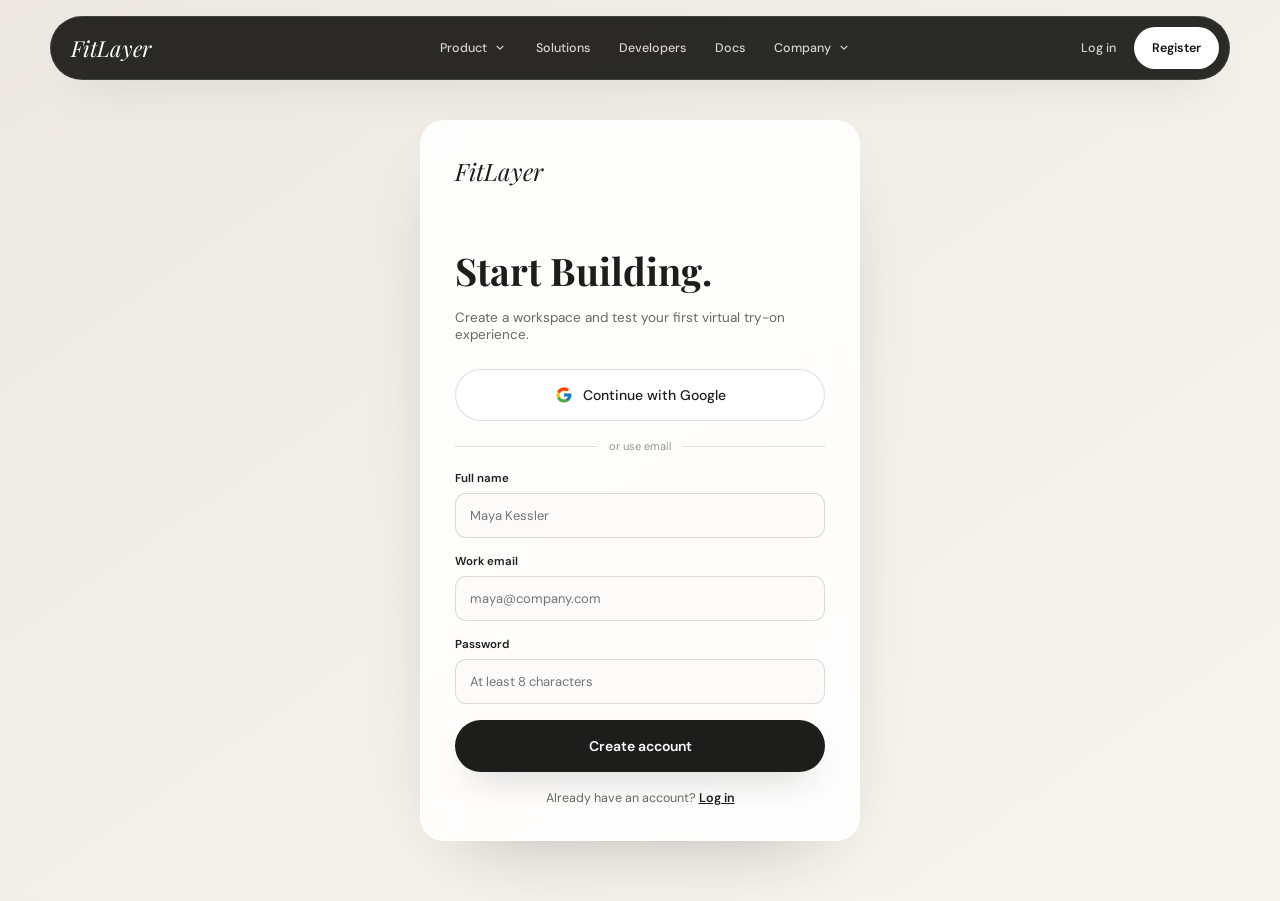
<file: FitLayer -  Website/register.html>
<!DOCTYPE html>
<html lang="en">
 <head>
  <meta charset="utf-8"/>
  <meta content="width=device-width, initial-scale=1.0" name="viewport"/>
  <title>
   Register — FitLayer
  </title>
  <link href="https://fonts.googleapis.com" rel="preconnect"/>
  <link crossorigin="" href="https://fonts.gstatic.com" rel="preconnect"/>
  <link href="https://fonts.googleapis.com/css2?family=DM+Sans:wght@400;500;600;700&amp;family=Manrope:wght@500;600;700&amp;family=Playfair+Display:ital,wght@0,500;1,500&amp;family=JetBrains+Mono:wght@400;500&amp;display=swap" rel="stylesheet"/>
  <link href="assets/css/base.css" rel="stylesheet"/>
  <link href="assets/css/layout.css" rel="stylesheet"/>
  <link href="assets/css/components.css" rel="stylesheet"/>
  <link href="assets/css/home.css" rel="stylesheet"/>
  <link href="assets/css/subpages.css" rel="stylesheet"/>
  <link href="assets/css/developers.css" rel="stylesheet"/>
  <link href="assets/css/documentation.css" rel="stylesheet"/>
  <link href="assets/css/demo.css" rel="stylesheet"/>
  <link href="assets/css/pricing.css" rel="stylesheet"/>
  <link href="assets/css/blog.css" rel="stylesheet"/>
  <link href="assets/css/forms.css" rel="stylesheet"/>
  <link href="assets/css/auth.css" rel="stylesheet"/>
  <link href="assets/css/responsive.css" rel="stylesheet"/>
 </head>
 <body class="">
  <nav class="site-nav" id="mainNav">
   <div class="nav-frame">
    <a class="brand nav-brand" href="index.html">
     FitLayer
    </a>
    <div class="nav-center">
     <div class="nav-menu">
      <details class="nav-dropdown">
       <summary class="nav-link">
        Product
        <svg aria-hidden="true" class="nav-chevron" viewbox="0 0 20 20">
         <path d="M5.75 7.5 10 11.75 14.25 7.5" fill="none" stroke="currentColor" stroke-linecap="round" stroke-linejoin="round" stroke-width="1.6">
         </path>
        </svg>
       </summary>
       <div class="nav-dropdown-panel">
        <a class="nav-dropdown-item" href="features.html">
         <span class="nav-icon">
          <svg aria-hidden="true" viewbox="0 0 24 24">
           <path d="M12 3l1.7 4.3L18 9l-4.3 1.7L12 15l-1.7-4.3L6 9l4.3-1.7L12 3Zm6 11 .9 2.1L21 17l-2.1.9L18 20l-.9-2.1L15 17l2.1-.9L18 14ZM6 15l1.2 2.8L10 19l-2.8 1.2L6 23l-1.2-2.8L2 19l2.8-1.2L6 15Z" fill="none" stroke="currentColor" stroke-linejoin="round" stroke-width="1.5">
           </path>
          </svg>
         </span>
         <span>
          <strong>
           Features
          </strong>
          <small>
           Explore the full platform
          </small>
         </span>
        </a>
        <a class="nav-dropdown-item" href="demo.html">
         <span class="nav-icon">
          <svg aria-hidden="true" viewbox="0 0 24 24">
           <circle cx="12" cy="12" fill="none" r="8.5" stroke="currentColor" stroke-width="1.5">
           </circle>
           <path d="m10 8.8 5 3.2-5 3.2V8.8Z" fill="none" stroke="currentColor" stroke-linejoin="round" stroke-width="1.5">
           </path>
          </svg>
         </span>
         <span>
          <strong>
           Live Demo
          </strong>
          <small>
           Experience the try-on flow
          </small>
         </span>
        </a>
        <a class="nav-dropdown-item" href="pricing.html">
         <span class="nav-icon">
          <svg aria-hidden="true" viewbox="0 0 24 24">
           <path d="M5 7.5h14M7 4h10a2 2 0 0 1 2 2v12a2 2 0 0 1-2 2H7a2 2 0 0 1-2-2V6a2 2 0 0 1 2-2Z" fill="none" stroke="currentColor" stroke-width="1.5">
           </path>
           <path d="M9 12h6M9 16h4" fill="none" stroke="currentColor" stroke-linecap="round" stroke-width="1.5">
           </path>
          </svg>
         </span>
         <span>
          <strong>
           Pricing
          </strong>
          <small>
           Plans for every stage
          </small>
         </span>
        </a>
       </div>
      </details>
      <a class="nav-link" href="solutions.html">
       Solutions
      </a>
      <a class="nav-link" href="developers.html">
       Developers
      </a>
      <a class="nav-link" href="documentation.html">
       Docs
      </a>
      <details class="nav-dropdown">
       <summary class="nav-link">
        Company
        <svg aria-hidden="true" class="nav-chevron" viewbox="0 0 20 20">
         <path d="M5.75 7.5 10 11.75 14.25 7.5" fill="none" stroke="currentColor" stroke-linecap="round" stroke-linejoin="round" stroke-width="1.6">
         </path>
        </svg>
       </summary>
       <div class="nav-dropdown-panel nav-dropdown-panel-right">
        <a class="nav-dropdown-item" href="enterprise.html">
         <span class="nav-icon">
          <svg aria-hidden="true" viewbox="0 0 24 24">
           <path d="M4 20V8l8-4 8 4v12M8 20v-5h8v5M8 10h.01M12 10h.01M16 10h.01" fill="none" stroke="currentColor" stroke-linecap="round" stroke-linejoin="round" stroke-width="1.5">
           </path>
          </svg>
         </span>
         <span>
          <strong>
           Enterprise
          </strong>
          <small>
           Scale, security, and support
          </small>
         </span>
        </a>
        <a class="nav-dropdown-item" href="about.html">
         <span class="nav-icon">
          <svg aria-hidden="true" viewbox="0 0 24 24">
           <path d="M8.5 11a3.5 3.5 0 1 0 0-7 3.5 3.5 0 0 0 0 7ZM15.5 12.5a3 3 0 1 0 0-6M3 20a5.5 5.5 0 0 1 11 0M14 20a4.5 4.5 0 0 1 7 0" fill="none" stroke="currentColor" stroke-linecap="round" stroke-width="1.5">
           </path>
          </svg>
         </span>
         <span>
          <strong>
           About
          </strong>
          <small>
           Our story and mission
          </small>
         </span>
        </a>
        <a class="nav-dropdown-item" href="blog.html">
         <span class="nav-icon">
          <svg aria-hidden="true" viewbox="0 0 24 24">
           <path d="M5 4h14v16H5zM8 8h8M8 12h8M8 16h5" fill="none" stroke="currentColor" stroke-linecap="round" stroke-linejoin="round" stroke-width="1.5">
           </path>
          </svg>
         </span>
         <span>
          <strong>
           Journal
          </strong>
          <small>
           Insights and product updates
          </small>
         </span>
        </a>
        <a class="nav-dropdown-item" href="contact.html">
         <span class="nav-icon">
          <svg aria-hidden="true" viewbox="0 0 24 24">
           <path d="M4 6h16v12H4zM4 7l8 6 8-6" fill="none" stroke="currentColor" stroke-linecap="round" stroke-linejoin="round" stroke-width="1.5">
           </path>
          </svg>
         </span>
         <span>
          <strong>
           Contact
          </strong>
          <small>
           Sales and support
          </small>
         </span>
        </a>
       </div>
      </details>
     </div>
    </div>
    <div class="nav-actions">
     <a class="nav-login" href="login.html">
      Log in
     </a>
     <a aria-current="page" class="nav-cta" href="register.html">
      Register
     </a>
     <button aria-expanded="false" aria-label="Open navigation" class="nav-toggle" id="navToggle">
      <span>
      </span>
      <span>
      </span>
     </button>
    </div>
   </div>
   <div class="nav-mobile" id="navMobile">
    <a href="features.html">
     Features
    </a>
    <a href="solutions.html">
     Solutions
    </a>
    <a href="demo.html">
     Live Demo
    </a>
    <a href="pricing.html">
     Pricing
    </a>
    <a href="developers.html">
     Developers
    </a>
    <a href="documentation.html">
     Documentation
    </a>
    <a href="enterprise.html">
     Enterprise
    </a>
    <a href="about.html">
     About
    </a>
    <a href="blog.html">
     Journal
    </a>
    <a href="contact.html">
     Contact
    </a>
    <div class="nav-mobile-actions">
     <a href="login.html">
      Log in
     </a>
     <a aria-current="page" class="nav-cta" href="register.html">
      Start free
     </a>
    </div>
   </div>
  </nav>
  <div class="nav-mobile" id="navMobile">
   <a href="features.html">
    Features
   </a>
   <a href="solutions.html">
    Solutions
   </a>
   <a href="demo.html">
    Live Demo
   </a>
   <a href="pricing.html">
    Pricing
   </a>
   <a href="developers.html">
    Developers
   </a>
   <a href="documentation.html">
    Documentation
   </a>
   <a href="enterprise.html">
    Enterprise
   </a>
   <a href="about.html">
    About
   </a>
   <a href="blog.html">
    Journal
   </a>
   <a href="contact.html">
    Contact
   </a>
   <div class="nav-mobile-actions">
    <a href="login.html">
     Log in
    </a>
    <a aria-current="page" class="nav-cta" href="register.html">
     Start free
    </a>
   </div>
  </div>
  <main class="page-view active" id="page-register">
   <section class="auth-page">
    <form class="auth-card" id="registerForm">
     <a class="brand" href="index.html" style="display:inline-block;text-decoration:none;margin-bottom:26px">
      FitLayer
     </a>
     <h1 style="font-family: 'Playfair Display', serif;">
      Start Building.
     </h1>
     <p>
      Create a workspace and test your first virtual try-on experience.
     </p>
     <button class="social-btn" type="button">
      <svg aria-hidden="true" height="18" viewbox="0 0 48 48" width="18">
       <path d="M43.6 20.5H42V20H24v8h11.3C33.7 32.7 29.3 36 24 36c-6.6 0-12-5.4-12-12S17.4 12 24 12c3 0 5.7 1.1 7.8 2.9l5.7-5.7C34 6.1 29.3 4 24 4 13 4 4 13 4 24s9 20 20 20 20-9 20-20c0-1.3-.1-2.4-.4-3.5z" fill="#FFC107">
       </path>
       <path d="M6.3 14.7l6.6 4.8C14.7 15 19 12 24 12c3 0 5.7 1.1 7.8 2.9l5.7-5.7C34 6.1 29.3 4 24 4 16.3 4 9.7 8.3 6.3 14.7z" fill="#FF3D00">
       </path>
       <path d="M24 44c5.2 0 9.8-2 13.3-5.2l-6.1-5.2C29.2 35.1 26.8 36 24 36c-5.3 0-9.7-3.3-11.4-8l-6.5 5C9.4 39.5 16.1 44 24 44z" fill="#4CAF50">
       </path>
       <path d="M43.6 20.5H42V20H24v8h11.3c-1.1 3.1-3.3 5.5-6.1 7.1l6.1 5.2C39 36.7 44 31 44 24c0-1.3-.1-2.4-.4-3.5z" fill="#1976D2">
       </path>
      </svg>
      Continue with Google
     </button>
     <div class="divider">
      or use email
     </div>
     <div class="field">
      <label>
       Full name
      </label>
      <input placeholder="Maya Kessler" required=""/>
     </div>
     <div class="field">
      <label>
       Work email
      </label>
      <input placeholder="maya@company.com" required="" type="email"/>
     </div>
     <div class="field">
      <label>
       Password
      </label>
      <input placeholder="At least 8 characters" required="" type="password"/>
     </div>
     <button class="cta" style="width:100%" type="submit">
      Create account
     </button>
     <div class="auth-foot">
      Already have an account?
      <a href="login.html">
       Log in
      </a>
     </div>
    </form>
   </section>
  </main>
  <script src="assets/js/navigation.js">
  </script>
  <script src="assets/js/auth.js">
  </script>
 </body>
</html>
</file>
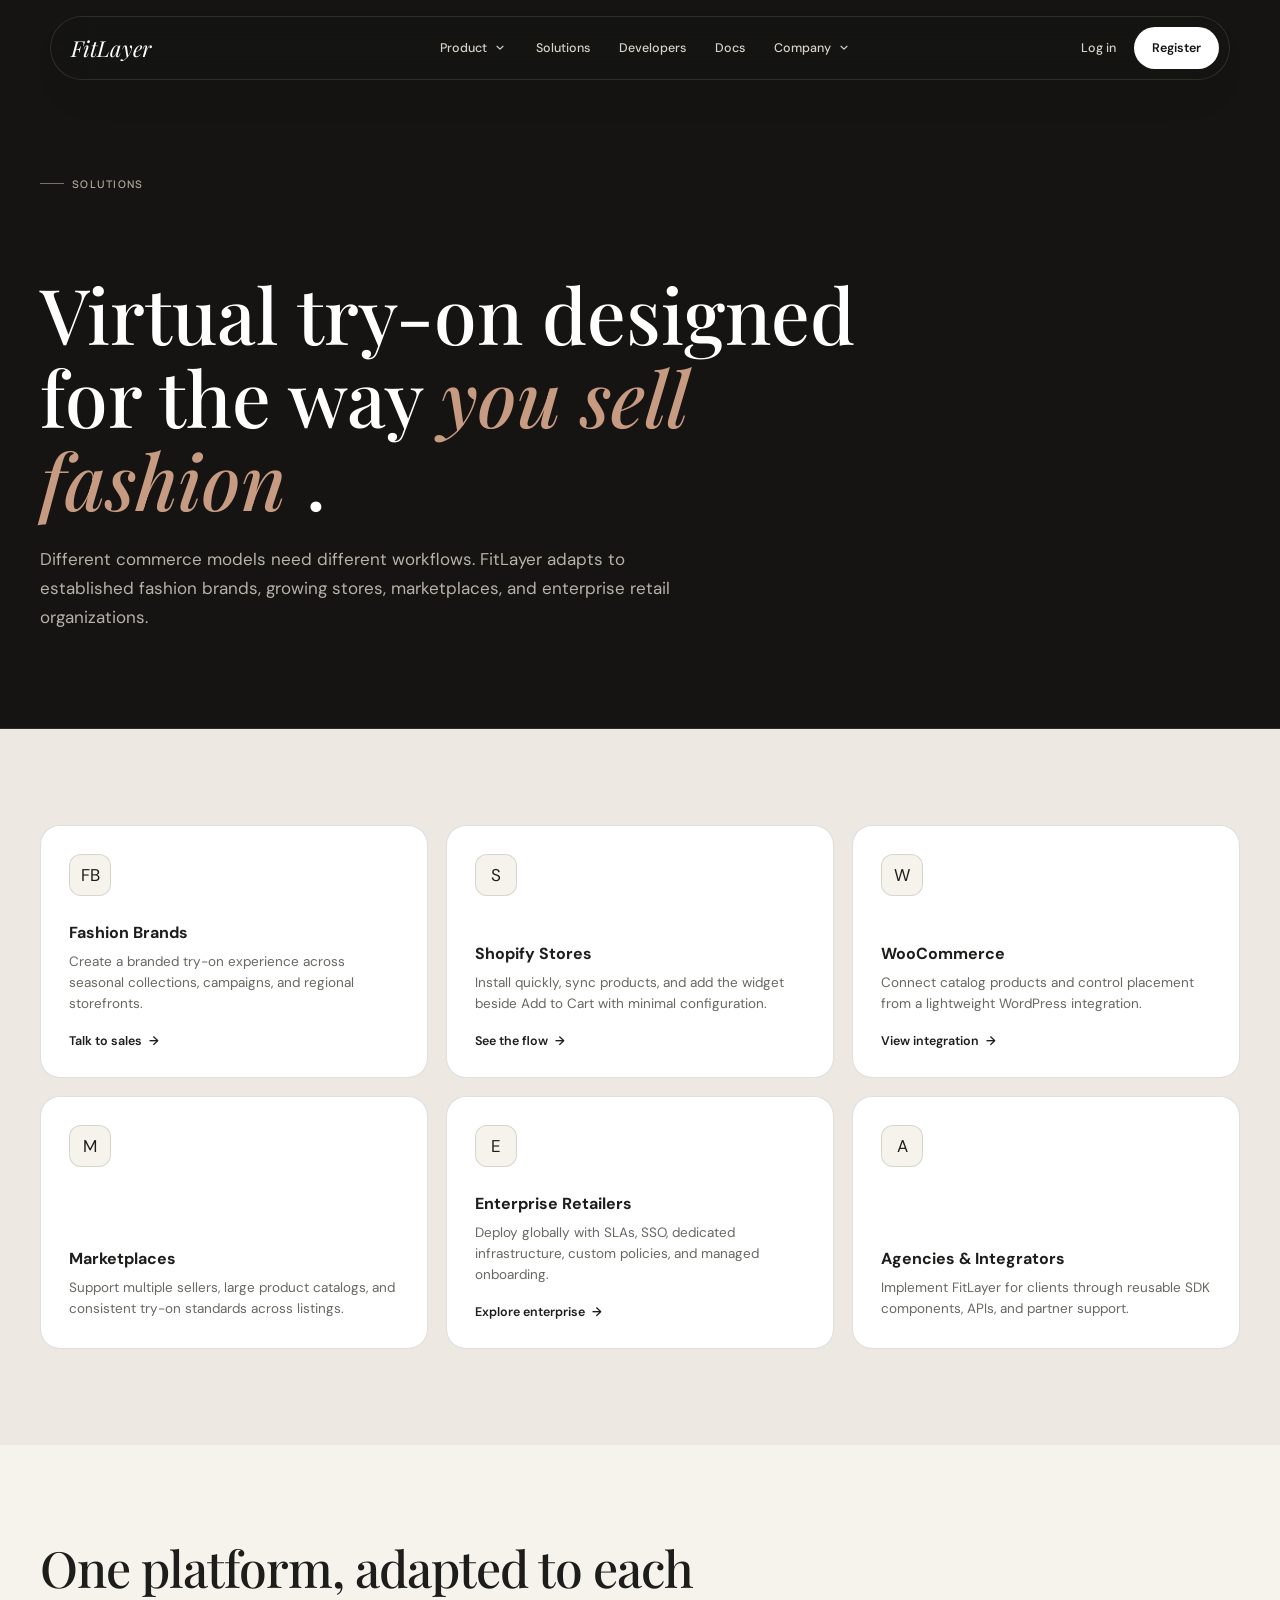
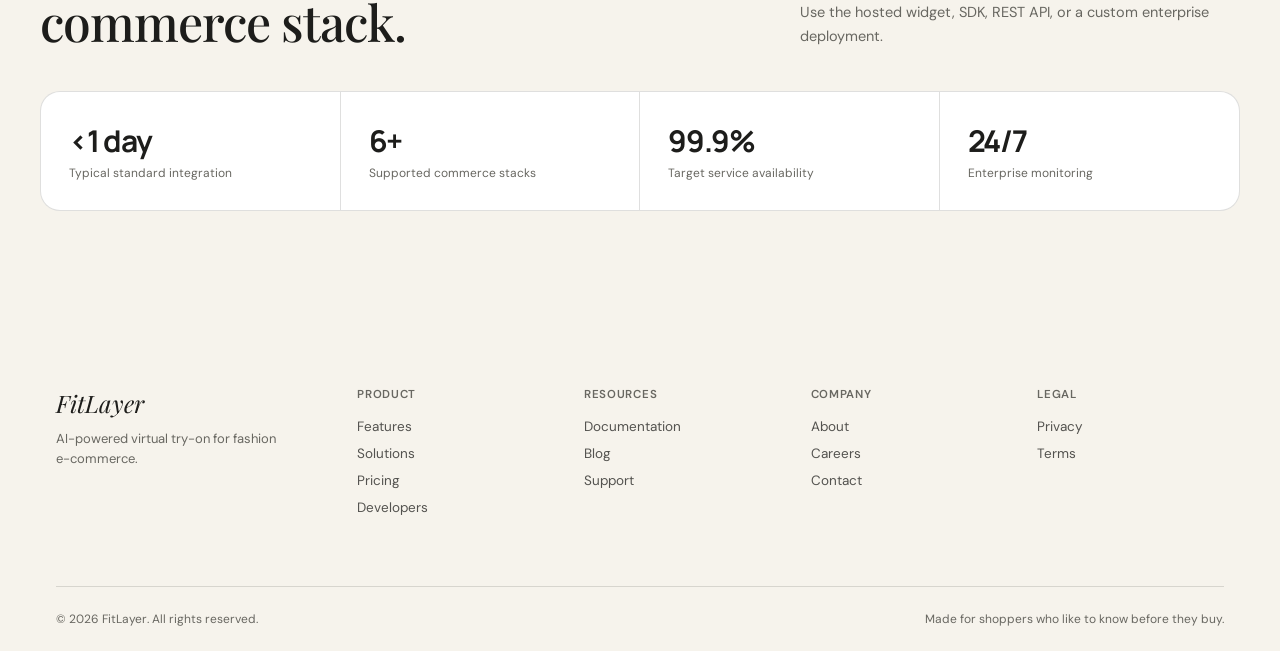
<file: FitLayer -  Website/solutions.html>
<!DOCTYPE html>
<html lang="en">
 <head>
  <meta charset="utf-8"/>
  <meta content="width=device-width, initial-scale=1.0" name="viewport"/>
  <title>
   Solutions — FitLayer
  </title>
  <link href="https://fonts.googleapis.com" rel="preconnect"/>
  <link crossorigin="" href="https://fonts.gstatic.com" rel="preconnect"/>
  <link href="https://fonts.googleapis.com/css2?family=DM+Sans:wght@400;500;600;700&amp;family=Manrope:wght@500;600;700&amp;family=Playfair+Display:ital,wght@0,500;1,500&amp;family=JetBrains+Mono:wght@400;500&amp;display=swap" rel="stylesheet"/>
  <link href="assets/css/base.css" rel="stylesheet"/>
  <link href="assets/css/layout.css" rel="stylesheet"/>
  <link href="assets/css/components.css" rel="stylesheet"/>
  <link href="assets/css/home.css" rel="stylesheet"/>
  <link href="assets/css/subpages.css" rel="stylesheet"/>
  <link href="assets/css/developers.css" rel="stylesheet"/>
  <link href="assets/css/documentation.css" rel="stylesheet"/>
  <link href="assets/css/demo.css" rel="stylesheet"/>
  <link href="assets/css/pricing.css" rel="stylesheet"/>
  <link href="assets/css/blog.css" rel="stylesheet"/>
  <link href="assets/css/forms.css" rel="stylesheet"/>
  <link href="assets/css/auth.css" rel="stylesheet"/>
  <link href="assets/css/responsive.css" rel="stylesheet"/>
 </head>
 <body class="has-dark-hero">
  <nav class="site-nav" id="mainNav">
   <div class="nav-frame">
    <a class="brand nav-brand" href="index.html">
     FitLayer
    </a>
    <div class="nav-center">
     <div class="nav-menu">
      <details class="nav-dropdown">
       <summary class="nav-link">
        Product
        <svg aria-hidden="true" class="nav-chevron" viewbox="0 0 20 20">
         <path d="M5.75 7.5 10 11.75 14.25 7.5" fill="none" stroke="currentColor" stroke-linecap="round" stroke-linejoin="round" stroke-width="1.6">
         </path>
        </svg>
       </summary>
       <div class="nav-dropdown-panel">
        <a class="nav-dropdown-item" href="features.html">
         <span class="nav-icon">
          <svg aria-hidden="true" viewbox="0 0 24 24">
           <path d="M12 3l1.7 4.3L18 9l-4.3 1.7L12 15l-1.7-4.3L6 9l4.3-1.7L12 3Zm6 11 .9 2.1L21 17l-2.1.9L18 20l-.9-2.1L15 17l2.1-.9L18 14ZM6 15l1.2 2.8L10 19l-2.8 1.2L6 23l-1.2-2.8L2 19l2.8-1.2L6 15Z" fill="none" stroke="currentColor" stroke-linejoin="round" stroke-width="1.5">
           </path>
          </svg>
         </span>
         <span>
          <strong>
           Features
          </strong>
          <small>
           Explore the full platform
          </small>
         </span>
        </a>
        <a class="nav-dropdown-item" href="demo.html">
         <span class="nav-icon">
          <svg aria-hidden="true" viewbox="0 0 24 24">
           <circle cx="12" cy="12" fill="none" r="8.5" stroke="currentColor" stroke-width="1.5">
           </circle>
           <path d="m10 8.8 5 3.2-5 3.2V8.8Z" fill="none" stroke="currentColor" stroke-linejoin="round" stroke-width="1.5">
           </path>
          </svg>
         </span>
         <span>
          <strong>
           Live Demo
          </strong>
          <small>
           Experience the try-on flow
          </small>
         </span>
        </a>
        <a class="nav-dropdown-item" href="pricing.html">
         <span class="nav-icon">
          <svg aria-hidden="true" viewbox="0 0 24 24">
           <path d="M5 7.5h14M7 4h10a2 2 0 0 1 2 2v12a2 2 0 0 1-2 2H7a2 2 0 0 1-2-2V6a2 2 0 0 1 2-2Z" fill="none" stroke="currentColor" stroke-width="1.5">
           </path>
           <path d="M9 12h6M9 16h4" fill="none" stroke="currentColor" stroke-linecap="round" stroke-width="1.5">
           </path>
          </svg>
         </span>
         <span>
          <strong>
           Pricing
          </strong>
          <small>
           Plans for every stage
          </small>
         </span>
        </a>
       </div>
      </details>
      <a aria-current="page" class="nav-link" href="solutions.html">
       Solutions
      </a>
      <a class="nav-link" href="developers.html">
       Developers
      </a>
      <a class="nav-link" href="documentation.html">
       Docs
      </a>
      <details class="nav-dropdown">
       <summary class="nav-link">
        Company
        <svg aria-hidden="true" class="nav-chevron" viewbox="0 0 20 20">
         <path d="M5.75 7.5 10 11.75 14.25 7.5" fill="none" stroke="currentColor" stroke-linecap="round" stroke-linejoin="round" stroke-width="1.6">
         </path>
        </svg>
       </summary>
       <div class="nav-dropdown-panel nav-dropdown-panel-right">
        <a class="nav-dropdown-item" href="enterprise.html">
         <span class="nav-icon">
          <svg aria-hidden="true" viewbox="0 0 24 24">
           <path d="M4 20V8l8-4 8 4v12M8 20v-5h8v5M8 10h.01M12 10h.01M16 10h.01" fill="none" stroke="currentColor" stroke-linecap="round" stroke-linejoin="round" stroke-width="1.5">
           </path>
          </svg>
         </span>
         <span>
          <strong>
           Enterprise
          </strong>
          <small>
           Scale, security, and support
          </small>
         </span>
        </a>
        <a class="nav-dropdown-item" href="about.html">
         <span class="nav-icon">
          <svg aria-hidden="true" viewbox="0 0 24 24">
           <path d="M8.5 11a3.5 3.5 0 1 0 0-7 3.5 3.5 0 0 0 0 7ZM15.5 12.5a3 3 0 1 0 0-6M3 20a5.5 5.5 0 0 1 11 0M14 20a4.5 4.5 0 0 1 7 0" fill="none" stroke="currentColor" stroke-linecap="round" stroke-width="1.5">
           </path>
          </svg>
         </span>
         <span>
          <strong>
           About
          </strong>
          <small>
           Our story and mission
          </small>
         </span>
        </a>
        <a class="nav-dropdown-item" href="blog.html">
         <span class="nav-icon">
          <svg aria-hidden="true" viewbox="0 0 24 24">
           <path d="M5 4h14v16H5zM8 8h8M8 12h8M8 16h5" fill="none" stroke="currentColor" stroke-linecap="round" stroke-linejoin="round" stroke-width="1.5">
           </path>
          </svg>
         </span>
         <span>
          <strong>
           Journal
          </strong>
          <small>
           Insights and product updates
          </small>
         </span>
        </a>
        <a class="nav-dropdown-item" href="contact.html">
         <span class="nav-icon">
          <svg aria-hidden="true" viewbox="0 0 24 24">
           <path d="M4 6h16v12H4zM4 7l8 6 8-6" fill="none" stroke="currentColor" stroke-linecap="round" stroke-linejoin="round" stroke-width="1.5">
           </path>
          </svg>
         </span>
         <span>
          <strong>
           Contact
          </strong>
          <small>
           Sales and support
          </small>
         </span>
        </a>
       </div>
      </details>
     </div>
    </div>
    <div class="nav-actions">
     <a class="nav-login" href="login.html">
      Log in
     </a>
     <a class="nav-cta" href="register.html">
      Register
     </a>
     <button aria-expanded="false" aria-label="Open navigation" class="nav-toggle" id="navToggle">
      <span>
      </span>
      <span>
      </span>
     </button>
    </div>
   </div>
   <div class="nav-mobile" id="navMobile">
    <a href="features.html">
     Features
    </a>
    <a aria-current="page" href="solutions.html">
     Solutions
    </a>
    <a href="demo.html">
     Live Demo
    </a>
    <a href="pricing.html">
     Pricing
    </a>
    <a href="developers.html">
     Developers
    </a>
    <a href="documentation.html">
     Documentation
    </a>
    <a href="enterprise.html">
     Enterprise
    </a>
    <a href="about.html">
     About
    </a>
    <a href="blog.html">
     Journal
    </a>
    <a href="contact.html">
     Contact
    </a>
    <div class="nav-mobile-actions">
     <a href="login.html">
      Log in
     </a>
     <a class="nav-cta" href="register.html">
      Start free
     </a>
    </div>
   </div>
  </nav>
  <div class="nav-mobile" id="navMobile">
   <a href="features.html">
    Features
   </a>
   <a aria-current="page" href="solutions.html">
    Solutions
   </a>
   <a href="demo.html">
    Live Demo
   </a>
   <a href="pricing.html">
    Pricing
   </a>
   <a href="developers.html">
    Developers
   </a>
   <a href="documentation.html">
    Documentation
   </a>
   <a href="enterprise.html">
    Enterprise
   </a>
   <a href="about.html">
    About
   </a>
   <a href="blog.html">
    Journal
   </a>
   <a href="contact.html">
    Contact
   </a>
   <div class="nav-mobile-actions">
    <a href="login.html">
     Log in
    </a>
    <a class="nav-cta" href="register.html">
     Start free
    </a>
   </div>
  </div>
  <main class="page-view subpage active" id="page-solutions">
   <section class="subhero">
    <div class="subhero-inner">
     <div class="kicker reveal">
      Solutions
     </div>
     <h1 class="reveal">
      Virtual try-on designed for the way
      <em>
       you sell fashion
      </em>
      .
     </h1>
     <p class="reveal">
      Different commerce models need different workflows. FitLayer adapts to established fashion
          brands, growing stores, marketplaces, and enterprise retail organizations.
     </p>
    </div>
   </section>
   <section class="page-section">
    <div class="page-shell">
     <div class="simple-grid">
      <article class="simple-card reveal">
       <div class="simple-icon">
        FB
       </div>
       <h3>
        Fashion Brands
       </h3>
       <p>
        Create a branded try-on experience across seasonal collections, campaigns, and regional storefronts.
       </p>
       <a class="text-link" href="contact.html">
        Talk to sales
       </a>
      </article>
      <article class="simple-card reveal">
       <div class="simple-icon">
        S
       </div>
       <h3>
        Shopify Stores
       </h3>
       <p>
        Install quickly, sync products, and add the widget beside Add to Cart with minimal configuration.
       </p>
       <a class="text-link" href="demo.html">
        See the flow
       </a>
      </article>
      <article class="simple-card reveal">
       <div class="simple-icon">
        W
       </div>
       <h3>
        WooCommerce
       </h3>
       <p>
        Connect catalog products and control placement from a lightweight WordPress integration.
       </p>
       <a class="text-link" href="developers.html">
        View integration
       </a>
      </article>
      <article class="simple-card reveal">
       <div class="simple-icon">
        M
       </div>
       <h3>
        Marketplaces
       </h3>
       <p>
        Support multiple sellers, large product catalogs, and consistent try-on standards across listings.
       </p>
      </article>
      <article class="simple-card reveal">
       <div class="simple-icon">
        E
       </div>
       <h3>
        Enterprise Retailers
       </h3>
       <p>
        Deploy globally with SLAs, SSO, dedicated infrastructure, custom policies, and managed onboarding.
       </p>
       <a class="text-link" href="enterprise.html">
        Explore enterprise
       </a>
      </article>
      <article class="simple-card reveal">
       <div class="simple-icon">
        A
       </div>
       <h3>
        Agencies &amp; Integrators
       </h3>
       <p>
        Implement FitLayer for clients through reusable SDK components, APIs, and partner support.
       </p>
      </article>
     </div>
    </div>
   </section>
   <section class="page-section alt">
    <div class="page-shell">
     <div class="page-heading reveal">
      <h2>
       One platform, adapted to each commerce stack.
      </h2>
      <p>
       Use the hosted widget, SDK, REST API, or a custom enterprise deployment.
      </p>
     </div>
     <div class="metric-strip reveal">
      <div class="metric-cell">
       <strong>
        &lt;1 day
       </strong>
       <span>
        Typical standard integration
       </span>
      </div>
      <div class="metric-cell">
       <strong>
        6+
       </strong>
       <span>
        Supported commerce stacks
       </span>
      </div>
      <div class="metric-cell">
       <strong>
        99.9%
       </strong>
       <span>
        Target service availability
       </span>
      </div>
      <div class="metric-cell">
       <strong>
        24/7
       </strong>
       <span>
        Enterprise monitoring
       </span>
      </div>
     </div>
    </div>
   </section>
  </main>
  <footer class="site-footer">
   <div class="section-inner footer-grid">
    <div class="footer-brand">
     <div class="brand">
      FitLayer
     </div>
     <p>
      AI-powered virtual try-on for fashion e-commerce.
     </p>
    </div>
    <div class="footer-col">
     <h5>
      Product
     </h5>
     <a href="features.html">
      Features
     </a>
     <a aria-current="page" href="solutions.html">
      Solutions
     </a>
     <a href="pricing.html">
      Pricing
     </a>
     <a href="developers.html">
      Developers
     </a>
    </div>
    <div class="footer-col">
     <h5>
      Resources
     </h5>
     <a href="documentation.html">
      Documentation
     </a>
     <a href="blog.html">
      Blog
     </a>
     <a href="contact.html">
      Support
     </a>
    </div>
    <div class="footer-col">
     <h5>
      Company
     </h5>
     <a href="about.html">
      About
     </a>
     <a href="about.html">
      Careers
     </a>
     <a href="contact.html">
      Contact
     </a>
    </div>
    <div class="footer-col">
     <h5>
      Legal
     </h5>
     <a href="#">
      Privacy
     </a>
     <a href="#">
      Terms
     </a>
    </div>
   </div>
   <div class="footer-bottom">
    <span>
     © 2026 FitLayer. All rights reserved.
    </span>
    <span>
     Made for shoppers who like to know before they buy.
    </span>
   </div>
  </footer>
  <script src="assets/js/navigation.js">
  </script>
  <script src="assets/js/animations.js">
  </script>
 </body>
</html>
</file>
<file: FitLayer -  Website/assets/css/base.css>
:root {
      --ink: #1d1d1b;
      --muted: #686761;
      --paper: #ede9e2;
      --panel: rgba(255, 255, 255, .72);
      --line: rgba(29, 29, 27, .14);
      --violet: #6356e8;
      --surface: #ffffff;
      --surface-alt: #f6f3ec;
      --ink-2: #141311;
    }

    * {
      box-sizing: border-box
    }

    html {
      scroll-behavior: smooth
    }

    body {
      margin: 0;
      background: var(--paper);
      color: var(--ink);
      font-family: "DM Sans", sans-serif;
      overflow-x: hidden
    }

    a,
    button {
      font: inherit;
      color: inherit
    }

    ::selection {
      background: #e3ddf9;
      color: var(--violet)
    }
</file>
<file: FitLayer -  Website/assets/css/layout.css>
/* ============ NAV ============ */
    .site-nav {
      position: fixed;
      z-index: 200;
      top: 0;
      left: 0;
      right: 0;
      transition: background .4s ease, border-color .4s ease, backdrop-filter .4s ease
    }

    .site-nav .nav-inner {
      display: flex;
      align-items: center;
      justify-content: space-between;
      padding: 22px 34px;
      max-width: 1400px;
      margin: 0 auto;
      transition: padding .4s ease
    }

    .site-nav.scrolled {
      background: rgba(237, 233, 226, .86);
      backdrop-filter: blur(16px) saturate(160%);
      border-bottom: 1px solid var(--line)
    }

    .site-nav.scrolled .nav-inner {
      padding: 14px 34px
    }

    .brand {
      font-family: "Playfair Display", serif;
      font-style: italic;
      font-size: 24px
    }

    .nav-links {
      display: flex;
      gap: 26px;
      list-style: none;
      margin: 0;
      padding: 0;
      font-size: 13.5px;
      color: var(--muted)
    }

    .nav-links a:hover {
      color: var(--ink)
    }

    .nav-actions {
      display: flex;
      align-items: center;
      gap: 20px;
      font-size: 13.5px
    }

    .nav-login {
      color: var(--muted)
    }

    .nav-login:hover {
      color: var(--ink)
    }

    @media(max-width:960px) {
      .nav-links {
        display: none
      }

      .nav-inner {
        padding: 16px 20px
      }
    }

    .hero-cta {
      justify-content: flex-start !important;
    }
</file>
<file: FitLayer -  Website/assets/css/components.css>
/* ============ HERO ============ */

    .hero-scroll {
      position: relative;
      height: 350vh;
      background: #d9d3ca;
    }

    .hero-pin {
      position: sticky;
      top: 0;
      height: 100vh;
      overflow: hidden;
      background: #d9d3ca;
    }

    #studioCanvas {
      position: absolute;
      inset: 0;
      width: 100%;
      height: 100%;
      display: block;
      will-change: transform;
      transform: translateZ(0);
    }

    .outfit-panel,
    .status-pill {
      will-change: transform, opacity;
      transform: translateZ(0);
    }

    /* Hero content moved lower to clear the fixed navigation */
    #page-home .hero-copy {
      position: absolute;
      z-index: 10;
      top: 80%;
      left: 5vw;
      width: min(430px, 38vw);
      transform: translateY(-50%);
      pointer-events: none;
    }

    .hero-copy .eyebrow {
      display: inline-flex;
      align-items: center;
      gap: 8px;
      margin-bottom: 18px;
      color: #5d5c57;
      font-size: 10px;
      letter-spacing: .12em;
      text-transform: uppercase;
    }

    .hero-copy .eyebrow::before {
      content: "";
      width: 28px;
      height: 1px;
      background: #77736d;
    }

    .hero-copy h1 {
      max-width: 720px;
      margin: 0 0 22px;
      font-family: "Playfair Display", serif;
      font-size: clamp(44px, 5.5vw, 82px);
      font-weight: 500;
      line-height: .94;
      letter-spacing: -.035em;
    }

    .hero-copy h1 em {
      color: #8b6758;
      font-style: italic;
    }

    .hero-copy p {
      max-width: 430px;
      margin: 0 0 26px;
      color: var(--muted);
      font-size: 16px;
      line-height: 1.65;
    }

    .hero-copy .cta-row {
      display: flex;
      align-items: center;
      gap: 12px;
      pointer-events: auto;
    }

    .hero-copy .cta {
      display: inline-flex;
      align-items: center;
      justify-content: center;
      height: 48px;
      padding: 0 21px;
      border: 1px solid var(--ink);
      border-radius: 999px;
      background: var(--ink);
      color: #fff;
      font-size: 13px;
      font-weight: 600;
      text-decoration: none;
    }

    .hero-copy .cta.secondary {
      background: rgba(255, 255, 255, .42);
      color: var(--ink);
      backdrop-filter: blur(8px);
    }

    .scene-hud {
      position: absolute;
      z-index: 12;
      inset: 0;
      pointer-events: none;
    }

    .status-pill {
      position: absolute;
      top: 110px;
      left: 50%;
      display: flex;
      align-items: center;
      gap: 9px;
      padding: 9px 14px;
      border: 1px solid rgba(255, 255, 255, .72);
      border-radius: 999px;
      background: rgba(255, 255, 255, .76);
      opacity: 0;
      transform: translateX(-50%);
      backdrop-filter: blur(8px);
      font-size: 10px;
      letter-spacing: .08em;
      text-transform: uppercase;
    }

    .status-dot {
      width: 6px;
      height: 6px;
      border-radius: 50%;
      background: var(--violet);
    }

    .scanline {
      position: absolute;
      top: 22%;
      right: 16%;
      left: 41%;
      height: 1px;
      background: linear-gradient(90deg,
          transparent,
          rgba(99, 86, 232, .96),
          transparent);
      box-shadow: 0 0 16px rgba(99, 86, 232, .55);
      opacity: 0;
    }

    .outfit-panel {
      position: absolute;
      right: 4.5vw;
      bottom: 7vh;
      width: 250px;
      padding: 18px;
      border: 1px solid rgba(255, 255, 255, .72);
      border-radius: 18px;
      background: rgba(255, 255, 255, .54);
      backdrop-filter: blur(16px);
    }

    .outfit-index {
      color: #77736d;
      font: 500 10px "Manrope", sans-serif;
      letter-spacing: .12em;
      text-transform: uppercase;
    }

    .outfit-name {
      margin: 7px 0 14px;
      font-family: "Playfair Display", serif;
      font-size: 25px;
      font-style: italic;
    }

    .progress {
      display: flex;
      gap: 6px;
    }

    .progress i {
      display: block;
      flex: 1;
      height: 2px;
      background: rgba(29, 29, 27, .16);
    }

    .progress i.active {
      background: var(--ink);
    }

    .scroll-note {
      position: absolute;
      top: 50%;
      right: 4.5vw;
      display: flex;
      align-items: center;
      gap: 9px;
      color: #726f69;
      font-size: 9px;
      letter-spacing: .13em;
      text-transform: uppercase;
      transform: translateY(-50%) rotate(90deg);
      transform-origin: right center;
    }

    .scroll-note::after {
      content: "";
      width: 38px;
      height: 1px;
      background: #77736d;
    }

    @media(max-width:900px) {
      .hero-scroll {
        height: 560vh;
      }

      #page-home .hero-copy {
        top: 24%;
        right: 20px;
        left: 20px;
        width: auto;
        transform: none;
      }

      .hero-copy p {
        max-width: 520px;
        font-size: 14px;
      }

      .hero-copy .cta-row {
        display: none;
      }

      .scanline {
        right: 18%;
        left: 18%;
      }

      .outfit-panel {
        right: 18px;
        bottom: 22px;
        left: 18px;
        width: auto;
      }

      .scroll-note {
        display: none;
      }
    }

    @media(prefers-reduced-motion:reduce) {
      html {
        scroll-behavior: auto;
      }
    }

    /* ==========================================
   CTA Button Group
========================================== */

    .cta-row {
      display: flex;
      align-items: center;
      justify-content: center;
      gap: 14px;
      flex-wrap: wrap;
      margin-top: 40px;
    }

    .action-btn {
      min-width: 180px;
      height: 52px;
      padding: 0 26px;

      display: inline-flex;
      align-items: center;
      justify-content: center;

      border: 1px solid rgba(255, 255, 255, 0.28);
      border-radius: 999px;

      font-family: "DM Sans", sans-serif;
      font-size: 14px;
      font-weight: 600;
      line-height: 1;

      text-decoration: none;
      white-space: nowrap;

      transition:
        background-color 0.25s ease,
        border-color 0.25s ease,
        color 0.25s ease,
        transform 0.25s ease,
        box-shadow 0.25s ease;
    }

    /* Primary */
    .action-btn-primary {
      background: #ffffff;
      border-color: #ffffff;
      color: #171715;
    }

    .action-btn-primary:hover {
      background: #f2f0eb;
      border-color: #f2f0eb;
      color: #171715;
      transform: translateY(-2px);
    }

    /* Transparent glass */
    .action-btn-light {
      background: rgba(255, 255, 255, 0.08);
      border-color: rgba(255, 255, 255, 0.28);
      color: #ffffff;
      backdrop-filter: blur(10px);
      -webkit-backdrop-filter: blur(10px);
    }

    .action-btn-light:hover {
      background: rgba(255, 255, 255, 0.14);
      border-color: rgba(255, 255, 255, 0.5);
      color: #ffffff;
      transform: translateY(-2px);
    }

    /* Transparent outline */
    .action-btn-outline {
      background: transparent;
      border-color: rgba(255, 255, 255, 0.28);
      color: #ffffff;
    }

    .action-btn-outline:hover {
      background: rgba(255, 255, 255, 0.08);
      border-color: rgba(255, 255, 255, 0.5);
      color: #ffffff;
      transform: translateY(-2px);
    }

    @media (max-width: 700px) {
      .cta-row {
        flex-direction: column;
        align-items: stretch;
      }

      .action-btn {
        width: 100%;
        min-width: 0;
      }
    }
</file>
<file: FitLayer -  Website/assets/css/home.css>
/* ============ SHARED SECTION UTILITIES ============ */
    .section {
      padding: 120px 34px
    }

    .section-inner {
      max-width: 1200px;
      margin: 0 auto
    }

    .section-inner.narrow {
      max-width: 760px
    }

    .kicker {
      display: inline-flex;
      align-items: center;
      gap: 8px;
      font: 600 10.5px "Manrope", sans-serif;
      letter-spacing: .12em;
      text-transform: uppercase;
      color: var(--muted);
      margin-bottom: 18px
    }

    .kicker:before {
      content: "";
      width: 24px;
      height: 1px;
      background: #a7a299
    }

    .section-title {
      font-family: "Playfair Display", serif;
      /*font-style: italic;*/
      font-weight: 500;
      font-size: clamp(30px, 4vw, 48px);
      line-height: 1.08;
      letter-spacing: -.02em;
      margin: 0 0 18px;
      max-width: 640px
    }

    .section-title em {
      font-style: italic;
      color: #8b6758
    }

    .section-desc {
      font-size: 15.5px;
      line-height: 1.65;
      color: var(--muted);
      max-width: 520px;
      margin: 0
    }

    .reveal {
      opacity: 0;
      transform: translateY(18px);
      transition: opacity .7s ease, transform .7s ease
    }

    .reveal.in {
      opacity: 1;
      transform: translateY(0)
    }

    @media(max-width:700px) {
      .section {
        padding: 80px 20px
      }
    }

    /* ============ TRUSTED BRANDS ============ */
    .trusted-section {
      padding: 64px 34px;
      background: var(--ink-2);
      color: #ede9e2;
      border-top: 1px solid rgba(255, 255, 255, .08);
      border-bottom: 1px solid rgba(255, 255, 255, .08)
    }

    .trusted-section .kicker {
      color: #aaa49a
    }

    .trusted-section .kicker:before {
      background: #777168
    }

    .logo-wall {
      display: flex;
      flex-wrap: wrap;
      gap: 36px 54px;
      align-items: center;
      justify-content: space-between
    }

    .logo-item {
      font-family: "Playfair Display", serif;
      font-style: italic;
      font-size: 19px;
      color: #aaa49a;
      transition: color .25s ease
    }

    .logo-item:hover {
      color: #fff
    }

    /* ============ WHY FITLAYER ============ */
    .why-section {
      background: var(--surface-alt)
    }

    .compare-grid {
      display: grid;
      grid-template-columns: 1fr 1fr;
      gap: 26px;
      margin: 48px 0 36px
    }

    .compare-col {
      padding: 32px;
      border-radius: 20px
    }

    .compare-col.traditional {
      border: 1px solid var(--line);
      opacity: .72
    }

    .compare-col.fitlayer {
      background: var(--surface);
      border: 1px solid var(--line);
      box-shadow: 0 20px 50px -26px rgba(29, 29, 27, .2)
    }

    .compare-label {
      font: 600 11.5px "Manrope", sans-serif;
      text-transform: uppercase;
      letter-spacing: .08em;
      margin-bottom: 18px;
      color: var(--muted)
    }

    .compare-col.fitlayer .compare-label {
      color: var(--violet)
    }

    .compare-col ul {
      list-style: none;
      margin: 0;
      padding: 0;
      display: flex;
      flex-direction: column;
      gap: 14px
    }

    .compare-col li {
      position: relative;
      padding-left: 26px;
      font-size: 14.5px;
      line-height: 1.5
    }

    .compare-col.traditional li:before {
      content: "–";
      position: absolute;
      left: 0;
      color: #a39d90
    }

    .compare-col.fitlayer li:before {
      content: "✓";
      position: absolute;
      left: 0;
      color: var(--violet);
      font-weight: 700
    }

    .stat-row {
      display: flex;
      gap: 18px;
      flex-wrap: wrap
    }

    .stat-card {
      flex: 1;
      min-width: 160px;
      padding: 26px;
      border-radius: 18px;
      background: var(--surface);
      border: 1px solid var(--line)
    }

    .stat-num {
      font-family: "Manrope", sans-serif;
      font-style: normal;
      font-weight: 700;
      font-size: 32px;
      line-height: 1;
      letter-spacing: -.035em;
      margin-bottom: 9px
    }

    .stat-label {
      font-size: 12px;
      color: var(--muted);
      text-transform: uppercase;
      letter-spacing: .06em
    }

    @media(max-width:800px) {
      .compare-grid {
        grid-template-columns: 1fr
      }
    }

    /* ============ BENTO FEATURES ============ */
    .features-section {
      background: var(--surface-alt)
    }

    .bento-grid {
      display: grid;
      grid-template-columns: repeat(5, minmax(0, 1fr));
      grid-template-rows: repeat(2, 220px);
      gap: 16px;
      margin-top: 44px
    }

    .bento-item {
      min-width: 0;
      height: 100%;
      background: var(--surface);
      border: 1px solid var(--line);
      border-radius: 18px;
      padding: 24px;
      display: flex;
      flex-direction: column;
      justify-content: flex-end;
      transition: transform .3s ease, box-shadow .3s ease
    }

    .bento-item:hover {
      transform: translateY(-3px);
      box-shadow: 0 20px 40px -24px rgba(29, 29, 27, .22)
    }

    .bento-item.large,
    .bento-item.wide {
      grid-column: auto;
      grid-row: auto
    }

    .bento-item svg {
      width: 20px;
      height: 20px;
      stroke: var(--violet);
      margin-bottom: auto
    }

    .bento-item h3 {
      font-size: 15px;
      font-weight: 600;
      margin: 0 0 6px
    }

    .bento-item p {
      font-size: 12.5px;
      color: var(--muted);
      line-height: 1.5;
      margin: 0
    }

    @media(max-width:1100px) {
      .bento-grid {
        grid-template-columns: repeat(3, minmax(0, 1fr));
        grid-template-rows: none;
        grid-auto-rows: 210px
      }
    }

    @media(max-width:700px) {
      .bento-grid {
        grid-template-columns: 1fr 1fr;
        grid-auto-rows: 220px
      }
    }

    @media(max-width:480px) {
      .bento-grid {
        grid-template-columns: 1fr;
        grid-auto-rows: 200px
      }
    }

    /* ============ HOW IT WORKS ============ */
    .how-section {
      background: var(--paper)
    }

    .how-head {
      display: flex;
      align-items: end;
      justify-content: space-between;
      gap: 40px
    }

    .how-head .section-desc {
      max-width: 430px
    }

    .how-grid {
      display: grid;
      grid-template-columns: repeat(4, minmax(0, 1fr));
      gap: 16px;
      margin-top: 48px
    }

    .how-card {
      position: relative;
      min-height: 270px;
      padding: 26px;
      border: 1px solid var(--line);
      border-radius: 20px;
      background: rgba(255, 255, 255, .62);
      overflow: hidden;
      transition: transform .3s ease, box-shadow .3s ease, background .3s ease
    }

    .how-card:hover {
      transform: translateY(-4px);
      background: #fff;
      box-shadow: 0 24px 50px -34px rgba(29, 29, 27, .32)
    }

    .how-number {
      font: 700 11px "Manrope", sans-serif;
      letter-spacing: .12em;
      color: var(--violet);
      text-transform: uppercase
    }

    .how-icon {
      width: 46px;
      height: 46px;
      display: grid;
      place-items: center;
      margin: 42px 0 28px;
      border-radius: 14px;
      background: var(--ink);
      color: #fff
    }

    .how-icon svg {
      width: 21px;
      height: 21px
    }

    .how-card h3 {
      font-size: 16px;
      margin: 0 0 9px
    }

    .how-card p {
      font-size: 13px;
      line-height: 1.6;
      color: var(--muted);
      margin: 0
    }

    .how-card:after {
      content: "";
      position: absolute;
      right: -34px;
      bottom: -34px;
      width: 110px;
      height: 110px;
      border: 1px solid rgba(99, 86, 232, .12);
      border-radius: 50%
    }

    @media(max-width:960px) {
      .how-grid {
        grid-template-columns: repeat(2, 1fr)
      }

      .how-head {
        display: block
      }

      .how-head .section-desc {
        margin-top: 16px
      }
    }

    @media(max-width:560px) {
      .how-grid {
        grid-template-columns: 1fr
      }

      .how-card {
        min-height: 240px
      }
    }

    /* ============ DEVELOPER EXPERIENCE ============ */
    .dev-section {
      background: var(--ink-2);
      color: #EDE9E2
    }

    .dev-grid {
      display: grid;
      grid-template-columns: .9fr 1.1fr;
      gap: 60px;
      align-items: center
    }

    .dev-section .kicker {
      color: #a39d90
    }

    .dev-section .section-title {
      color: #fff
    }

    .dev-section .section-desc {
      color: #b7b2a8
    }

    .framework-badges {
      display: flex;
      flex-wrap: wrap;
      gap: 10px;
      margin-top: 26px
    }

    .framework-badges span {
      border: 1px solid rgba(255, 255, 255, .18);
      padding: 8px 15px;
      border-radius: 100px;
      font-size: 12.5px;
      color: #d8d3c8
    }

    .code-card {
      background: #0f0e0c;
      border-radius: 18px;
      border: 1px solid rgba(255, 255, 255, .1);
      padding: 22px;
      overflow: hidden
    }

    .code-tabs {
      display: flex;
      gap: 6px;
      margin-bottom: 16px
    }

    .ctab {
      background: transparent;
      border: none;
      color: #8a8578;
      font-size: 12px;
      padding: 7px 13px;
      border-radius: 100px;
      cursor: pointer
    }

    .ctab.active {
      background: rgba(255, 255, 255, .09);
      color: #fff
    }

    .code-pane {
      display: none;
      margin: 0;
      white-space: pre-wrap;
      font-family: "JetBrains Mono", monospace;
      font-size: 12.5px;
      line-height: 1.7;
      color: #e4dfd3;
      overflow-x: auto
    }

    .code-pane.active {
      display: block
    }

    @media(max-width:900px) {
      .dev-grid {
        grid-template-columns: 1fr
      }
    }

    /* ============ DASHBOARD PREVIEW ============ */
    .dashboard-section {
      background: var(--surface-alt)
    }

    .dash-mock {
      margin-top: 44px;
      border-radius: 24px;
      overflow: hidden;
      background: #fff;
      border: 1px solid rgba(29, 29, 27, .07);
      box-shadow: 0 30px 70px -38px rgba(29, 29, 27, .22)
    }

    .dash-chrome {
      display: flex;
      align-items: center;
      gap: 6px;
      padding: 14px 18px;
      border-bottom: 1px solid rgba(29, 29, 27, .07);
      background: #fcfbf9
    }

    .dash-chrome span {
      width: 8px;
      height: 8px;
      border-radius: 50%;
      background: #d9d5cf
    }

    .dash-body {
      display: grid;
      grid-template-columns: 176px 1fr;
      min-height: 520px
    }

    .dash-sidebar {
      border-right: 1px solid rgba(29, 29, 27, .07);
      padding: 20px 12px;
      background: #fcfbf9
    }

    .dash-side-item {
      padding: 10px 12px;
      border-radius: 9px;
      font-size: 12.5px;
      color: #77736d;
      margin-bottom: 4px
    }

    .dash-side-item.active {
      background: #f2efea;
      color: #1d1d1b;
      font-weight: 600
    }

    .dash-main {
      padding: 28px
    }

    .dash-main-head {
      display: flex;
      align-items: flex-end;
      justify-content: space-between;
      gap: 20px;
      margin-bottom: 22px
    }

    .dash-main-head h3 {
      margin: 0;
      font-size: 17px;
      font-weight: 600;
      letter-spacing: -.01em
    }

    .dash-main-head p {
      margin: 4px 0 0;
      color: #8d8981;
      font-size: 12.5px
    }

    .dash-period {
      font-size: 11.5px;
      color: #77736d;
      border: 1px solid rgba(29, 29, 27, .08);
      border-radius: 999px;
      padding: 8px 11px;
      background: #fcfbf9
    }

    .dash-stats {
      display: grid;
      grid-template-columns: repeat(4, minmax(0, 1fr));
      gap: 12px;
      margin-bottom: 18px
    }

    .dash-stat {
      padding: 18px;
      border-radius: 14px;
      background: #fcfbf9;
      border: 1px solid rgba(29, 29, 27, .07)
    }

    .ds-num {
      font-family: "Manrope", sans-serif;
      font-style: normal;
      font-size: 28px;
      line-height: 1;
      font-weight: 700;
      letter-spacing: -.035em;
      color: #1d1d1b
    }

    .ds-label {
      font-size: 12px;
      color: #686761;
      margin-top: 9px
    }

    .ds-change {
      font-size: 10.5px;
      color: #969189;
      margin-top: 6px
    }

    .dash-content {
      display: grid;
      grid-template-columns: minmax(0, 1.45fr) minmax(260px, .8fr);
      gap: 16px
    }

    .dash-card {
      background: #fcfbf9;
      border: 1px solid rgba(29, 29, 27, .07);
      border-radius: 16px;
      padding: 18px
    }

    .dash-card-head {
      display: flex;
      align-items: center;
      justify-content: space-between;
      gap: 16px;
      margin-bottom: 16px
    }

    .dash-card-head h4 {
      margin: 0;
      font-size: 13px;
      font-weight: 600
    }

    .dash-card-head span {
      font-size: 10.5px;
      color: #969189
    }

    .dash-line-chart {
      position: relative;
      height: 190px;
      border-radius: 12px;
      overflow: hidden;
      background: linear-gradient(to bottom, rgba(29, 29, 27, .035) 1px, transparent 1px);
      background-size: 100% 25%
    }

    .dash-line-chart svg {
      position: absolute;
      inset: 18px 8px 16px;
      width: calc(100% - 16px);
      height: calc(100% - 34px)
    }

    .dash-line-chart path {
      fill: none;
      stroke: #4d4a45;
      stroke-width: 1.8;
      vector-effect: non-scaling-stroke
    }

    .dash-line-chart circle {
      fill: #fff;
      stroke: #4d4a45;
      stroke-width: 1.4;
      vector-effect: non-scaling-stroke
    }

    .dash-axis {
      display: flex;
      justify-content: space-between;
      color: #9a968f;
      font-size: 9.5px;
      margin-top: 8px
    }

    .activity-list {
      display: flex;
      flex-direction: column
    }

    .activity-item {
      display: grid;
      grid-template-columns: 42px 1fr;
      gap: 10px;
      padding: 12px 0;
      border-bottom: 1px solid rgba(29, 29, 27, .06)
    }

    .activity-item:last-child {
      border-bottom: 0
    }

    .activity-time {
      font-size: 10.5px;
      color: #9a968f
    }

    .activity-copy strong {
      display: block;
      font-size: 12.5px;
      font-weight: 600
    }

    .activity-copy span {
      display: block;
      font-size: 10.5px;
      color: #8d8981;
      margin-top: 3px
    }

    .garment-list {
      margin-top: 16px;
      background: #fcfbf9;
      border: 1px solid rgba(29, 29, 27, .07);
      border-radius: 16px;
      overflow: hidden
    }

    .garment-head,
    .garment-row {
      display: grid;
      grid-template-columns: 1.4fr .8fr .55fr;
      align-items: center;
      gap: 14px;
      padding: 13px 16px
    }

    .garment-head {
      font-size: 10.5px;
      text-transform: uppercase;
      letter-spacing: .06em;
      color: #969189;
      border-bottom: 1px solid rgba(29, 29, 27, .06)
    }

    .garment-row {
      font-size: 12.5px;
      border-bottom: 1px solid rgba(29, 29, 27, .05)
    }

    .garment-row:last-child {
      border-bottom: 0
    }

    .garment-name {
      display: flex;
      align-items: center;
      gap: 10px;
      font-weight: 600
    }

    .garment-icon {
      width: 34px;
      height: 40px;
      border-radius: 8px;
      background: #eeeae4;
      border: 1px solid rgba(29, 29, 27, .06);
      position: relative
    }

    .garment-icon:before {
      content: "";
      position: absolute;
      left: 8px;
      right: 8px;
      top: 8px;
      height: 17px;
      border: 1.4px solid #77736d;
      border-top: none;
      border-radius: 3px
    }

    .garment-status {
      display: inline-flex;
      width: max-content;
      padding: 5px 8px;
      border-radius: 999px;
      background: #f1eee9;
      color: #686761;
      font-size: 10.5px
    }

    .garment-tries {
      color: #77736d
    }

    @media(max-width:900px) {
      .dash-stats {
        grid-template-columns: repeat(2, 1fr)
      }

      .dash-content {
        grid-template-columns: 1fr
      }

      .dash-body {
        grid-template-columns: 1fr
      }

      .dash-sidebar {
        display: none
      }
    }

    @media(max-width:600px) {
      .dash-main {
        padding: 18px
      }

      .dash-stats {
        grid-template-columns: 1fr
      }

      .garment-head,
      .garment-row {
        grid-template-columns: 1.3fr .7fr
      }

      .garment-head span:nth-child(2),
      .garment-row .garment-status {
        display: none
      }
    }

    /* ============ TESTIMONIALS ============ */
    .testimonial-grid {
      display: grid;
      grid-template-columns: repeat(2, 1fr);
      gap: 20px;
      margin-top: 44px
    }

    .t-card {
      background: var(--surface);
      border: 1px solid var(--line);
      border-radius: 20px;
      padding: 30px
    }

    .t-card p {
      font-size: 15px;
      line-height: 1.6;
      margin: 0 0 22px;
      font-family: "Playfair Display", serif;
      font-style: italic
    }

    .t-person {
      display: flex;
      align-items: center;
      gap: 12px
    }

    .t-avatar {
      width: 38px;
      height: 38px;
      border-radius: 50%;
      background: var(--violet);
      color: #fff;
      display: flex;
      align-items: center;
      justify-content: center;
      font-size: 12px;
      font-weight: 600
    }

    .t-person strong {
      display: block;
      font-size: 13.5px
    }

    .t-person small {
      color: var(--muted);
      font-size: 12px
    }

    @media(max-width:760px) {
      .testimonial-grid {
        grid-template-columns: 1fr
      }
    }

    /* ============ PRICING ============ */
    .pricing-section {
      background: var(--surface-alt)
    }

    .pricing-grid {
      display: grid;
      grid-template-columns: repeat(3, 1fr);
      gap: 20px;
      margin-top: 44px
    }

    .price-card {
      position: relative;
      background: var(--surface);
      border: 1px solid var(--line);
      border-radius: 22px;
      padding: 32px;
      display: flex;
      flex-direction: column
    }

    .price-card.featured {
      background: var(--ink);
      color: #fff;
      border-color: var(--ink);
      transform: translateY(-8px);
      box-shadow: 0 30px 70px -30px rgba(29, 29, 27, .4)
    }

    .price-badge {
      position: absolute;
      top: -13px;
      left: 32px;
      background: var(--violet);
      color: #fff;
      font-size: 10.5px;
      letter-spacing: .06em;
      text-transform: uppercase;
      padding: 5px 12px;
      border-radius: 100px
    }

    .price-name {
      font-size: 13px;
      color: var(--muted);
      text-transform: uppercase;
      letter-spacing: .06em;
      margin-bottom: 14px
    }

    .price-card.featured .price-name {
      color: #c9c4b8
    }

    .price-amount {
      font-family: "Playfair Display", serif;
      font-style: italic;
      font-size: 38px;
      margin-bottom: 10px
    }

    .price-amount span {
      font-family: "DM Sans", sans-serif;
      font-style: normal;
      font-size: 13px;
      color: var(--muted)
    }

    .price-card.featured .price-amount span {
      color: #b7b2a8
    }

    .price-desc {
      font-size: 13.5px;
      color: var(--muted);
      line-height: 1.5;
      margin-bottom: 22px
    }

    .price-card.featured .price-desc {
      color: #c9c4b8
    }

    .price-card ul {
      list-style: none;
      margin: 0 0 28px;
      padding: 0;
      display: flex;
      flex-direction: column;
      gap: 10px;
      flex: 1
    }

    .price-card li {
      font-size: 13px;
      padding-left: 20px;
      position: relative
    }

    .price-card li:before {
      content: "✓";
      position: absolute;
      left: 0;
      color: var(--violet)
    }

    .price-card.featured li:before {
      color: #a89bf5
    }

    @media(max-width:900px) {
      .pricing-grid {
        grid-template-columns: 1fr
      }

      .price-card.featured {
        transform: none
      }
    }

    /* Pricing Card CTA */
    .price-card .cta {
      display: flex;
      align-items: center;
      justify-content: center;
      width: 100%;
      height: 48px;
      margin-top: auto;
      border-radius: 999px;
      text-decoration: none;
      font-size: 13px;
      font-weight: 600;
      transition: all .25s ease;
    }

    /* Light cards */
    .price-card:not(.featured) .cta {
      background: var(--ink);
      color: #fff;
      border: 1px solid var(--ink);
    }

    .price-card:not(.featured) .cta:hover {
      background: #000;
      transform: translateY(-1px);
      box-shadow: 0 12px 28px -14px rgba(0, 0, 0, .35);
    }

    /* Featured card */
    .price-card.featured .cta {
      background: #fff;
      color: var(--ink);
      border: 1px solid #fff;
    }

    .price-card.featured .cta:hover {
      background: #f5f3ef;
      transform: translateY(-1px);
      box-shadow: 0 12px 28px -14px rgba(255, 255, 255, .25);
    }

    /* ============ FAQ ============ */
    .faq-list {
      margin-top: 40px;
      border-top: 1px solid var(--line)
    }

    .faq-item {
      border-bottom: 1px solid var(--line)
    }

    .faq-q {
      width: 100%;
      text-align: left;
      background: none;
      border: none;
      padding: 22px 0;
      display: flex;
      justify-content: space-between;
      align-items: center;
      font-size: 15px;
      font-weight: 500;
      cursor: pointer
    }

    .faq-q span {
      font-size: 18px;
      color: var(--muted);
      transition: transform .3s ease
    }

    .faq-item.open .faq-q span {
      transform: rotate(45deg)
    }

    .faq-a {
      max-height: 0;
      overflow: hidden;
      transition: max-height .35s ease
    }

    .faq-a p {
      font-size: 14px;
      line-height: 1.65;
      color: var(--muted);
      margin: 0 0 22px;
      max-width: 600px
    }

    .faq-item.open .faq-a {
      max-height: 200px
    }

    /* ============ FINAL CTA ============ */
    .final-cta {
      background: var(--ink);
      color: #EDE9E2;
      text-align: center
    }

    .final-cta .section-title {
      color: #fff;
      margin: 0 auto 18px
    }

    .final-cta .section-title em {
      color: #c79b82
    }

    .final-cta .section-desc {
      color: #b7b2a8;
      margin: 0 auto 36px
    }

    .final-cta .cta-row {
      justify-content: center;
      pointer-events: auto
    }

    .final-cta .cta.ghost {
      background: rgba(255, 255, 255, .08);
      color: #fff;
      border-color: rgba(255, 255, 255, .2)
    }

    .final-cta .cta.outline {
      background: transparent;
      color: #fff;
      border-color: rgba(255, 255, 255, .32)
    }

    /* ============ FOOTER ============ */

    .site-footer {
      background: var(--surface-alt);
      padding: 80px clamp(24px, 5vw, 56px) 0;
      box-sizing: border-box;
    }

    .footer-grid {
      display: grid;
      grid-template-columns: 1.4fr repeat(4, 1fr);
      gap: 40px;
      width: 100%;
    }

    .footer-brand p {
      font-size: 13px;
      color: var(--muted);
      max-width: 220px;
      line-height: 1.6;
      margin-top: 10px;
    }

    .footer-col h5 {
      margin: 0 0 16px;
      font-size: 11.5px;
      font-weight: 600;
      text-transform: uppercase;
      letter-spacing: .06em;
      color: var(--muted);
    }

    .footer-col a {
      display: block;
      margin-bottom: 10px;
      color: var(--ink);
      opacity: .75;
      font-size: 13.5px;
      text-decoration: none;
      transition: opacity .2s ease;
    }

    .footer-col a:hover {
      opacity: 1;
    }

    .footer-bottom {
      display: flex;
      justify-content: space-between;
      align-items: center;
      flex-wrap: wrap;
      gap: 10px;
      margin-top: 60px;
      padding: 24px 0;
      border-top: 1px solid var(--line);
      font-size: 12px;
      color: var(--muted);
    }

    @media (max-width:800px) {
      .site-footer {
        padding: 60px 24px 0;
      }

      .footer-grid {
        grid-template-columns: 1fr 1fr;
        gap: 30px;
      }
    }

    @media (max-width:560px) {
      .footer-grid {
        grid-template-columns: 1fr;
      }

      .footer-bottom {
        flex-direction: column;
        align-items: flex-start;
      }
    }
</file>
<file: FitLayer -  Website/assets/css/subpages.css>
/* ============ SINGLE-FILE PAGE ROUTER ============ */
    .page-view {
      display: none;
      min-height: 100vh
    }

    .page-view.active {
      display: block
    }

    .subpage {
      padding-top: 92px;
      background: var(--paper)
    }

    .subhero {
      padding: 112px 34px 86px;
      border-bottom: 1px solid var(--line);
      background: linear-gradient(180deg, #f4f0e9 0%, var(--paper) 100%)
    }

    .subhero-inner {
      max-width: 1200px;
      margin: 0 auto
    }

    .subhero h1 {
      font-family: "Playfair Display", serif;
      font-weight: 500;
      font-size: clamp(46px, 6vw, 78px);
      line-height: 1.08;
      max-width: 850px;
      margin-bottom: 24px;
      font-style: normal;
      /* or simply remove this property */
    }

    .subhero h1 em,
    .subhero h1 .accent {
      font-style: italic;
      color: var(--accent);
      /* optional */
    }

    .subhero p {
      font-size: 17px;
      line-height: 1.7;
      color: var(--muted);
      max-width: 650px;
      margin: 0
    }

    .subhero-actions {
      display: flex;
      gap: 12px;
      flex-wrap: wrap;
      margin-top: 30px;
    }

    .subhero-actions .cta {
      display: inline-flex;
      align-items: center;
      justify-content: center;
      height: 48px;
      padding: 0 22px;
      border: 1px solid #fff;
      border-radius: 999px;
      background: #fff;
      color: #151412;
      text-decoration: none;
      font-size: 13px;
      font-weight: 600;
      transition: all .25s ease;
    }

    .subhero-actions .cta:hover {
      background: #f3f0ea;
      border-color: #f3f0ea;
      transform: translateY(-1px);
      box-shadow: 0 10px 24px -12px rgba(0, 0, 0, .45);
    }

    .subhero-actions .cta.secondary {
      background: rgba(255, 255, 255, .08);
      border: 1px solid rgba(255, 255, 255, .22);
      color: #fff;
      backdrop-filter: blur(12px);
    }

    .subhero-actions .cta.secondary:hover {
      background: rgba(255, 255, 255, .14);
      border-color: rgba(255, 255, 255, .32);
    }

    .page-section {
      padding: 96px 34px
    }

    .page-section.alt {
      background: var(--surface-alt)
    }

    .page-shell {
      max-width: 1200px;
      margin: 0 auto
    }

    .page-heading {
      display: flex;
      justify-content: space-between;
      align-items: end;
      gap: 30px;
      margin-bottom: 42px
    }

    .page-heading h2 {
      font: 500 clamp(30px, 4vw, 50px)/1.08 "Playfair Display", serif;
      /*font-style: italic;*/
      letter-spacing: -.02em;
      margin: 0;
      max-width: 680px
    }

    .page-heading p {
      font-size: 14.5px;
      line-height: 1.65;
      color: var(--muted);
      max-width: 440px;
      margin: 0
    }

    .simple-grid {
      display: grid;
      grid-template-columns: repeat(3, minmax(0, 1fr));
      gap: 18px
    }

    .simple-card {
      background: var(--surface);
      border: 1px solid var(--line);
      border-radius: 20px;
      padding: 28px;
      min-height: 220px;
      display: flex;
      flex-direction: column;
      transition: transform .25s ease, box-shadow .25s ease, border-color .25s ease
    }

    .simple-card:hover {
      transform: translateY(-3px);
      box-shadow: 0 22px 45px -32px rgba(29, 29, 27, .3);
      border-color: rgba(29, 29, 27, .22)
    }

    .simple-icon {
      width: 42px;
      height: 42px;
      border: 1px solid var(--line);
      border-radius: 12px;
      display: flex;
      align-items: center;
      justify-content: center;
      margin-bottom: auto;
      background: var(--surface-alt);
      font-size: 17px
    }

    .simple-card h3 {
      font-size: 16px;
      margin: 26px 0 8px
    }

    .simple-card p {
      font-size: 13.5px;
      line-height: 1.58;
      color: var(--muted);
      margin: 0
    }

    .text-link {
      display: inline-flex;
      align-items: center;
      gap: 7px;
      margin-top: 18px;
      font-size: 12.5px;
      font-weight: 600;
      text-decoration: none
    }

    .text-link:after {
      content: "→";
      transition: transform .2s ease
    }

    .text-link:hover:after {
      transform: translateX(3px)
    }

    .split-layout {
      display: grid;
      grid-template-columns: 1fr 1fr;
      gap: 64px;
      align-items: center
    }

    .ui-visual {
      background: #fff;
      border: 1px solid rgba(29, 29, 27, .09);
      border-radius: 24px;
      padding: 24px;
      box-shadow: 0 32px 70px -42px rgba(29, 29, 27, .35)
    }

    .ui-top {
      display: flex;
      gap: 6px;
      padding-bottom: 16px;
      border-bottom: 1px solid var(--line)
    }

    .ui-top i {
      width: 8px;
      height: 8px;
      border-radius: 50%;
      background: #d5d0c8
    }

    .ui-row {
      display: flex;
      align-items: center;
      gap: 14px;
      padding: 16px 0;
      border-bottom: 1px solid rgba(29, 29, 27, .07)
    }

    .ui-row:last-child {
      border-bottom: 0
    }

    .ui-thumb {
      width: 48px;
      height: 56px;
      border-radius: 10px;
      background: #ece7df;
      border: 1px solid rgba(29, 29, 27, .06)
    }

    .ui-lines {
      flex: 1
    }

    .ui-lines i {
      display: block;
      height: 7px;
      background: #e8e4dd;
      border-radius: 999px;
      margin: 7px 0
    }

    .ui-lines i:first-child {
      width: 42%;
      background: #c7c1b8
    }

    .ui-lines i:last-child {
      width: 68%
    }

    .check-list {
      list-style: none;
      padding: 0;
      margin: 28px 0 0;
      display: grid;
      gap: 14px
    }

    .check-list li {
      position: relative;
      padding-left: 28px;
      font-size: 14px;
      line-height: 1.5
    }

    .check-list li:before {
      content: "✓";
      position: absolute;
      left: 0;
      font-weight: 700
    }

    .logo-pills {
      display: flex;
      flex-wrap: wrap;
      gap: 10px;
      margin-top: 28px
    }

    .logo-pills span {
      padding: 10px 14px;
      border: 1px solid var(--line);
      border-radius: 999px;
      background: #fff;
      font-size: 12px
    }

    .metric-strip {
      display: grid;
      grid-template-columns: repeat(4, 1fr);
      border: 1px solid var(--line);
      border-radius: 20px;
      overflow: hidden;
      background: #fff
    }

    .metric-cell {
      padding: 28px;
      border-right: 1px solid var(--line)
    }

    .metric-cell:last-child {
      border-right: 0
    }

    .metric-cell strong {
      display: block;
      font: 700 30px "Manrope", sans-serif;
      letter-spacing: -.04em
    }

    .metric-cell span {
      font-size: 12px;
      color: var(--muted)
    }
</file>
<file: FitLayer -  Website/assets/css/developers.css>
/* Developers + Docs */
    .dark-page {
      background: #151412;
      color: #eee9df
    }

    .dark-page .subhero {
      background: #151412;
      border-color: rgba(255, 255, 255, .1)
    }

    .dark-page .subhero p,
    .dark-page .page-heading p {
      color: #aaa49a
    }

    .dark-page .page-section.alt {
      background: #11100f
    }

    .dev-layout {
      display: grid;
      grid-template-columns: 220px minmax(0, 1fr);
      gap: 30px
    }

    .dev-nav {
      position: sticky;
      top: 105px;
      align-self: start;
      border-right: 1px solid rgba(255, 255, 255, .1);
      padding-right: 24px
    }

    .dev-nav a {
      display: block;
      padding: 9px 10px;
      color: #928d84;
      text-decoration: none;
      font-size: 12.5px;
      border-radius: 8px;
      margin-bottom: 3px
    }

    .dev-nav a:hover,
    .dev-nav a.active {
      background: rgba(255, 255, 255, .07);
      color: #fff
    }

    .code-window {
      background: #0d0c0b;
      border: 1px solid rgba(255, 255, 255, .11);
      border-radius: 18px;
      overflow: hidden
    }

    .code-window-head {
      display: flex;
      align-items: center;
      justify-content: space-between;
      padding: 13px 17px;
      border-bottom: 1px solid rgba(255, 255, 255, .1);
      color: #8d887f;
      font-size: 11px
    }

    .code-window pre {
      margin: 0;
      padding: 24px;
      color: #e5dfd4;
      font: 12.5px/1.75 "JetBrains Mono", monospace;
      white-space: pre-wrap;
      overflow: auto
    }

    .copy-code {
      border: 1px solid rgba(255, 255, 255, .14);
      background: transparent;
      color: #bbb5aa;
      border-radius: 8px;
      padding: 6px 9px;
      cursor: pointer;
      font-size: 10px
    }

    .quick-grid {
      display: grid;
      grid-template-columns: repeat(2, minmax(0, 1fr));
      gap: 18px
    }

    .quick-card {
      padding: 24px;
      border: 1px solid rgba(255, 255, 255, .11);
      border-radius: 18px;
      background: rgba(255, 255, 255, .025)
    }

    .quick-card h3 {
      margin: 0 0 9px;
      font-size: 15px
    }

    .quick-card p {
      color: #a7a198;
      font-size: 13px;
      line-height: 1.55;
      margin: 0
    }

    .docs-shell {
      display: grid;
      grid-template-columns: 230px minmax(0, 1fr) 190px;
      gap: 32px
    }

    .docs-sidebar,
    .docs-toc {
      position: sticky;
      top: 102px;
      align-self: start;
      max-height: calc(100vh - 125px);
      overflow: auto
    }

    .docs-search {
      width: 100%;
      padding: 12px 14px;
      border: 1px solid rgba(255, 255, 255, .12);
      background: #0e0d0c;
      color: #fff;
      border-radius: 10px;
      margin-bottom: 18px
    }

    .docs-group {
      margin-bottom: 22px
    }

    .docs-group h5 {
      font-size: 10px;
      text-transform: uppercase;
      letter-spacing: .1em;
      color: #706c65;
      margin: 0 0 8px
    }

    .docs-group a {
      display: block;
      color: #969087;
      text-decoration: none;
      padding: 7px 9px;
      border-radius: 7px;
      font-size: 12px
    }

    .docs-group a:hover {
      background: rgba(255, 255, 255, .06);
      color: #fff
    }

    .docs-content h2 {
      font: 500 34px "Playfair Display", serif;
      margin: 0 0 12px
    }

    .docs-content h3 {
      font-size: 20px;
      margin: 42px 0 12px
    }

    .docs-content p {
      color: #aaa49a;
      line-height: 1.7;
      font-size: 14px
    }

    .docs-note {
      padding: 16px;
      border-left: 2px solid #aaa49a;
      background: rgba(255, 255, 255, .035);
      color: #c2bcb2;
      font-size: 13px
    }

    .docs-toc h5 {
      font-size: 10px;
      text-transform: uppercase;
      color: #77726a;
      letter-spacing: .08em
    }

    .docs-toc a {
      display: block;
      color: #807b73;
      text-decoration: none;
      font-size: 11.5px;
      padding: 6px 0
    }

    .docs-toc a:hover {
      color: #fff
    }
</file>
<file: FitLayer -  Website/assets/css/documentation.css>
/* Reserved for documentation-page-specific additions. */
</file>
<file: FitLayer -  Website/assets/css/demo.css>
/* Demo */
    .demo-store {
      display: grid;
      grid-template-columns: 1.1fr .9fr;
      gap: 28px;
      background: #fff;
      border: 1px solid var(--line);
      border-radius: 24px;
      padding: 24px
    }

    .demo-image {
      min-height: 560px;
      border-radius: 18px;
      background: linear-gradient(145deg, #e8e2d9, #cfc5b7);
      position: relative;
      overflow: hidden
    }

    .demo-figure {
      position: absolute;
      left: 50%;
      bottom: 25px;
      transform: translateX(-50%);
      width: 220px;
      height: 460px
    }

    .demo-figure:before {
      content: "";
      position: absolute;
      left: 50%;
      top: 0;
      transform: translateX(-50%);
      width: 74px;
      height: 74px;
      border-radius: 50%;
      background: #c78e70
    }

    .demo-body {
      position: absolute;
      left: 50%;
      top: 76px;
      transform: translateX(-50%);
      width: 180px;
      height: 215px;
      border-radius: 45px 45px 20px 20px;
      background: var(--demo-garment, #A2674C);
      transition: background .3s ease
    }

    .demo-body:before,
    .demo-body:after {
      content: "";
      position: absolute;
      top: 20px;
      width: 45px;
      height: 205px;
      border-radius: 20px;
      background: #c78e70;
      z-index: -1
    }

    .demo-body:before {
      left: -34px;
      transform: rotate(6deg)
    }

    .demo-body:after {
      right: -34px;
      transform: rotate(-6deg)
    }

    .demo-legs {
      position: absolute;
      left: 50%;
      top: 285px;
      transform: translateX(-50%);
      width: 150px;
      height: 170px;
      background: linear-gradient(90deg, #28292a 0 44%, transparent 44% 56%, #28292a 56%);
      border-radius: 10px
    }

    .demo-info {
      padding: 20px
    }

    .demo-info h2 {
      font: 500 42px "Playfair Display", serif;
      margin: 0 0 10px
    }

    .demo-price {
      font: 700 24px "Manrope", sans-serif;
      margin: 18px 0
    }

    .swatches {
      display: flex;
      gap: 10px;
      margin: 18px 0 28px
    }

    .swatch {
      width: 34px;
      height: 34px;
      border: 2px solid transparent;
      border-radius: 50%;
      cursor: pointer
    }

    .swatch.active {
      box-shadow: 0 0 0 2px #fff, 0 0 0 4px var(--ink)
    }

    .demo-widget {
      margin-top: 28px;
      border: 1px solid var(--line);
      border-radius: 16px;
      padding: 18px;
      background: #faf8f4
    }

    .demo-widget h4 {
      margin: 0 0 8px
    }

    .demo-widget p {
      font-size: 12.5px;
      color: var(--muted)
    }

    .demo-output {
      margin-top: 15px;
      padding: 14px;
      border-radius: 12px;
      background: #f1eee8;
      font-size: 12px;
      display: none
    }

    .demo-output.show {
      display: block
    }
</file>
<file: FitLayer -  Website/assets/css/pricing.css>
/* Pricing */
    .billing-toggle {
      display: inline-flex;
      padding: 4px;
      background: #e6e1d8;
      border-radius: 999px;
      margin-top: 26px;
    }

    .billing-toggle button {
      border: 0;
      background: transparent;
      padding: 10px 18px;
      border-radius: 999px;
      cursor: pointer;
      font-size: 12px;
      font-weight: 500;
      color: #7b7369;
      /* Add this */
      transition: all .25s ease;
    }

    .billing-toggle button.active {
      background: #fff;
      color: #171614;
      /* Add this */
      box-shadow: 0 3px 10px rgba(0, 0, 0, .08);
    }

    .billing-toggle button:not(.active):hover {
      color: #171614;
    }

    .feature-table {
      width: 100%;
      border-collapse: collapse;
      background: #fff;
      border-radius: 18px;
      overflow: hidden;
      border: 1px solid var(--line)
    }

    .feature-table th,
    .feature-table td {
      padding: 15px 18px;
      border-bottom: 1px solid var(--line);
      text-align: left;
      font-size: 12.5px
    }

    .feature-table th {
      background: #f7f4ef;
      font-size: 11px;
      text-transform: uppercase;
      letter-spacing: .06em
    }

    .feature-table td:not(:first-child),
    .feature-table th:not(:first-child) {
      text-align: center
    }
</file>
<file: FitLayer -  Website/assets/css/blog.css>
/* Blog */
    .blog-grid {
      display: grid;
      grid-template-columns: repeat(3, minmax(0, 1fr));
      gap: 22px
    }

    .article-card {
      background: #fff;
      border: 1px solid var(--line);
      border-radius: 20px;
      overflow: hidden;
      transition: transform .25s ease
    }

    .article-card:hover {
      transform: translateY(-4px)
    }

    .article-cover {
      aspect-ratio: 16/10;
      background: linear-gradient(145deg, #ddd6cc, #bcb1a2);
      position: relative
    }

    .article-cover:after {
      content: "";
      position: absolute;
      inset: 18%;
      border: 1px solid rgba(255, 255, 255, .55);
      border-radius: 50%
    }

    .article-body {
      padding: 22px
    }

    .article-meta {
      font-size: 10px;
      text-transform: uppercase;
      letter-spacing: .08em;
      color: #8e8981
    }

    .article-body h3 {
      font: 500 22px/1.2 "Playfair Display", serif;
      margin: 12px 0
    }

    .article-body p {
      font-size: 13px;
      line-height: 1.55;
      color: var(--muted)
    }

    .featured-article {
      display: grid;
      grid-template-columns: 1.15fr .85fr;
      background: #fff;
      border: 1px solid var(--line);
      border-radius: 24px;
      overflow: hidden;
      margin-bottom: 26px
    }

    .featured-article .article-cover {
      aspect-ratio: auto;
      min-height: 390px
    }

    .featured-copy {
      padding: 46px;
      display: flex;
      flex-direction: column;
      justify-content: center
    }

    .featured-copy h2 {
      font: 500 38px/1.12 "Playfair Display", serif;
      margin: 15px 0
    }
</file>
<file: FitLayer -  Website/assets/css/forms.css>
/* Contact/Auth */
    .contact-grid {
      display: grid;
      grid-template-columns: .8fr 1.2fr;
      gap: 48px
    }

    .contact-options {
      display: grid;
      gap: 12px
    }

    .contact-option {
      padding: 20px;
      background: #fff;
      border: 1px solid var(--line);
      border-radius: 16px
    }

    .contact-option h3 {
      font-size: 14px;
      margin: 0 0 5px
    }

    .contact-option p {
      font-size: 12.5px;
      color: var(--muted);
      margin: 0
    }

    .form-card {
      background: #fff;
      border: 1px solid var(--line);
      border-radius: 22px;
      padding: 30px
    }

    .field-grid {
      display: grid;
      grid-template-columns: 1fr 1fr;
      gap: 16px
    }

    .field {
      margin-bottom: 16px
    }

    .field label {
      display: block;
      font-size: 11.5px;
      font-weight: 600;
      margin-bottom: 7px
    }

    .field input,
    .field select,
    .field textarea {
      width: 100%;
      padding: 13px 14px;
      border: 1px solid var(--line);
      border-radius: 11px;
      background: #fcfbf9;
      font: 13px "DM Sans", sans-serif;
      outline: none
    }

    .field input:focus,
    .field select:focus,
    .field textarea:focus {
      border-color: #77736d;
      box-shadow: 0 0 0 3px rgba(29, 29, 27, .05)
    }

    .field textarea {
      min-height: 130px;
      resize: vertical
    }

    .auth-page {
      min-height: 100vh;
      padding: 120px 20px 60px;
      display: grid;
      place-items: center;
      background: linear-gradient(145deg, #ede9e2, #f8f5ef)
    }

    .auth-card {
      width: min(440px, 100%);
      background: rgba(255, 255, 255, .86);
      backdrop-filter: blur(16px);
      border: 1px solid rgba(255, 255, 255, .8);
      border-radius: 24px;
      padding: 34px;
      box-shadow: 0 30px 80px -48px rgba(29, 29, 27, .4)
    }

    .auth-card h1 {
      font-size: 38px;
      margin-bottom: 10px
    }

    .auth-card>p {
      font-size: 13.5px;
      color: var(--muted);
      margin-bottom: 26px
    }

    .social-btn {
      width: 100%;
      height: 45px;
      border: 1px solid var(--line);
      border-radius: 11px;
      background: #fff;
      cursor: pointer;
      margin-bottom: 10px
    }

    .divider {
      display: flex;
      align-items: center;
      gap: 12px;
      color: #99948b;
      font-size: 11px;
      margin: 18px 0
    }

    .divider:before,
    .divider:after {
      content: "";
      height: 1px;
      background: var(--line);
      flex: 1
    }

    .auth-foot {
      text-align: center;
      font-size: 12.5px;
      color: var(--muted);
      margin-top: 18px
    }

    .auth-foot a {
      color: var(--ink);
      font-weight: 600
    }
</file>
<file: FitLayer -  Website/assets/css/auth.css>
/* Footer/router states */
    .route-active {
      color: var(--ink) !important;
      font-weight: 600
    }

    .page-transition {
      animation: pageIn .42s ease both
    }

    @keyframes pageIn {
      from {
        opacity: 0;
        transform: translateY(8px)
      }

      to {
        opacity: 1;
        transform: none
      }
    }

    .toast {
      position: fixed;
      right: 22px;
      bottom: 22px;
      z-index: 500;
      padding: 12px 16px;
      border-radius: 11px;
      background: #1d1d1b;
      color: #fff;
      font-size: 12px;
      opacity: 0;
      transform: translateY(12px);
      pointer-events: none;
      transition: .25s
    }

    .toast.show {
      opacity: 1;
      transform: none
    }

    @media(max-width:950px) {

      .simple-grid,
      .blog-grid {
        grid-template-columns: repeat(2, 1fr)
      }

      .split-layout,
      .demo-store,
      .contact-grid,
      .featured-article {
        grid-template-columns: 1fr
      }

      .metric-strip {
        grid-template-columns: repeat(2, 1fr)
      }

      .metric-cell:nth-child(2) {
        border-right: 0
      }

      .metric-cell:nth-child(-n+2) {
        border-bottom: 1px solid var(--line)
      }

      .docs-shell {
        grid-template-columns: 190px minmax(0, 1fr)
      }

      .docs-toc {
        display: none
      }

      .dev-layout {
        grid-template-columns: 1fr
      }

      .dev-nav {
        position: static;
        border: 0;
        display: flex;
        flex-wrap: wrap;
        gap: 4px
      }
    }

    @media(max-width:700px) {

      .subhero,
      .page-section {
        padding-left: 20px;
        padding-right: 20px
      }

      .page-heading {
        display: block
      }

      .page-heading p {
        margin-top: 15px
      }

      .simple-grid,
      .blog-grid,
      .quick-grid {
        grid-template-columns: 1fr
      }

      .metric-strip {
        grid-template-columns: 1fr
      }

      .metric-cell {
        border-right: 0 !important;
        border-bottom: 1px solid var(--line) !important
      }

      .metric-cell:last-child {
        border-bottom: 0 !important
      }

      .docs-shell {
        grid-template-columns: 1fr
      }

      .docs-sidebar {
        position: static;
        max-height: none
      }

      .docs-sidebar .docs-group {
        display: none
      }

      .demo-image {
        min-height: 470px
      }

      .field-grid {
        grid-template-columns: 1fr
      }
    }
</file>
<file: FitLayer -  Website/assets/css/responsive.css>
/* ============ UNIFIED DARK SUBPAGE HERO ============ */
    .subpage .subhero {
      background: #151412;
      color: #eee9df;
      border-bottom-color: rgba(255, 255, 255, .10);
    }

    .subpage .subhero .kicker {
      color: #aaa49a;
    }

    .subpage .subhero .kicker:before {
      background: #777168;
    }

    .subpage .subhero h1 {
      color: #fff;
    }

    .subpage .subhero h1 em {
      color: #c79b82;
    }

    .subpage .subhero p {
      color: #b7b2a8;
    }

    .subpage .subhero .cta.secondary {
      background: rgba(255, 255, 255, .07);
      border-color: rgba(255, 255, 255, .24);
      color: #fff;
    }

    /* Developers: dark hero, light content */
    #page-developers {
      background: var(--paper);
      color: var(--ink);
    }

    #page-developers .page-section {
      background: var(--paper);
    }

    #page-developers .page-section.alt {
      background: var(--surface-alt);
    }

    #page-developers .page-heading h2 {
      color: var(--ink);
    }

    #page-developers .page-heading p {
      color: var(--muted);
    }

    #page-developers .dev-nav {
      border-right-color: var(--line);
    }

    #page-developers .dev-nav a {
      color: #77736d;
    }

    #page-developers .dev-nav a:hover,
    #page-developers .dev-nav a.active {
      background: #f2efea;
      color: var(--ink);
    }

    #page-developers .quick-card {
      background: #fff;
      border-color: var(--line);
    }

    #page-developers .quick-card h3 {
      color: var(--ink);
    }

    #page-developers .quick-card p {
      color: var(--muted);
    }

    /* Documentation: dark hero, light portal */
    #page-documentation {
      background: var(--paper);
      color: var(--ink);
    }

    #page-documentation .page-section {
      background: var(--paper);
    }

    #page-documentation .docs-sidebar,
    #page-documentation .docs-toc {
      color: var(--ink);
    }

    #page-documentation .docs-search {
      background: #fff;
      color: var(--ink);
      border-color: var(--line);
    }

    #page-documentation .docs-search::placeholder {
      color: #969189;
    }

    #page-documentation .docs-group h5,
    #page-documentation .docs-toc h5 {
      color: #969189;
    }

    #page-documentation .docs-group a,
    #page-documentation .docs-toc a {
      color: #77736d;
    }

    #page-documentation .docs-group a:hover,
    #page-documentation .docs-toc a:hover {
      background: #f2efea;
      color: var(--ink);
    }

    #page-documentation .docs-content h2,
    #page-documentation .docs-content h3 {
      color: var(--ink);
    }

    #page-documentation .docs-content p {
      color: var(--muted);
    }

    #page-documentation .docs-note {
      background: #f6f3ec;
      color: #686761;
      border-left-color: #77736d;
    }


    /* ============ MODERN NAVIGATION ============ */
    .site-nav {
      position: fixed;
      z-index: 300;
      top: 0;
      left: 0;
      right: 0;
      padding: 14px 20px;
      pointer-events: none;
      transition: padding .3s ease;
    }

    .site-nav .nav-inner {
      max-width: 1240px;
      margin: 0 auto;
      padding: 0;
      position: relative;
    }

    .nav-shell {
      pointer-events: auto;
      min-height: 64px;
      display: grid;
      grid-template-columns: auto 1fr auto;
      align-items: center;
      gap: 24px;
      padding: 8px 10px 8px 18px;
      border: 1px solid rgba(29, 29, 27, .09);
      border-radius: 20px;
      background: rgba(246, 243, 236, .78);
      backdrop-filter: blur(18px) saturate(150%);
      box-shadow: 0 12px 34px -24px rgba(29, 29, 27, .34);
      transition: background .3s ease, border-color .3s ease, box-shadow .3s ease, min-height .3s ease;
    }

    .site-nav.scrolled .nav-shell {
      min-height: 58px;
      background: rgba(246, 243, 236, .92);
      box-shadow: 0 14px 36px -24px rgba(29, 29, 27, .42);
    }

    .nav-brand {
      color: var(--ink);
      text-decoration: none;
      font-size: 23px;
      line-height: 1;
      white-space: nowrap;
    }

    .nav-desktop {
      display: flex;
      align-items: center;
      justify-content: center;
      gap: 4px;
    }

    .nav-item {
      position: relative;
      display: inline-flex;
      align-items: center;
      gap: 6px;
      height: 40px;
      padding: 0 13px;
      border-radius: 11px;
      color: #66635d;
      font-size: 13px;
      font-weight: 500;
      text-decoration: none;
      cursor: pointer;
      list-style: none;
      transition: background .2s ease, color .2s ease;
    }

    .nav-item:hover,
    .nav-item.route-active {
      color: var(--ink);
      background: rgba(29, 29, 27, .055);
    }

    .nav-dropdown {
      position: relative;
    }

    .nav-dropdown summary::-webkit-details-marker {
      display: none
    }

    .nav-dropdown[open]>summary {
      color: var(--ink);
      background: rgba(29, 29, 27, .055);
    }

    .nav-dropdown summary span {
      font-size: 12px;
      transition: transform .2s ease;
    }

    .nav-dropdown[open] summary span {
      transform: rotate(180deg);
    }

    .nav-dropdown-panel {
      position: absolute;
      top: calc(100% + 12px);
      left: 50%;
      transform: translateX(-50%);
      width: 260px;
      padding: 8px;
      border: 1px solid rgba(29, 29, 27, .09);
      border-radius: 17px;
      background: rgba(255, 255, 255, .96);
      box-shadow: 0 24px 60px -28px rgba(29, 29, 27, .42);
      backdrop-filter: blur(18px);
    }

    .nav-dropdown-panel:before {
      content: "";
      position: absolute;
      left: 0;
      right: 0;
      top: -13px;
      height: 13px;
    }

    .nav-dropdown-panel a {
      display: block;
      padding: 12px 13px;
      border-radius: 11px;
      color: var(--ink);
      text-decoration: none;
      transition: background .18s ease;
    }

    .nav-dropdown-panel a:hover {
      background: #f3f0ea;
    }

    .nav-dropdown-panel strong {
      display: block;
      font-size: 13px;
      font-weight: 600;
    }

    .nav-dropdown-panel small {
      display: block;
      margin-top: 3px;
      color: #8c877f;
      font-size: 11px;
      line-height: 1.35;
    }

    .nav-actions {
      display: flex;
      align-items: center;
      gap: 8px;
    }

    .nav-login {
      height: 40px;
      display: inline-flex;
      align-items: center;
      padding: 0 12px;
      border-radius: 11px;
      color: #66635d;
      text-decoration: none;
      font-size: 13px;
      font-weight: 500;
      transition: background .2s ease, color .2s ease;
    }

    .nav-login:hover {
      color: var(--ink);
      background: rgba(29, 29, 27, .055);
    }

    .nav-cta {
      height: 42px;
      display: inline-flex;
      align-items: center;
      justify-content: center;
      padding: 0 17px;
      border-radius: 12px;
      background: var(--ink);
      color: #fff;
      text-decoration: none;
      font-size: 12.5px;
      font-weight: 600;
      white-space: nowrap;
      transition: transform .2s ease, box-shadow .2s ease, background .2s ease;
    }

    .nav-cta:hover {
      transform: translateY(-1px);
      box-shadow: 0 10px 22px -13px rgba(29, 29, 27, .65);
    }

    .nav-toggle {
      display: none;
      width: 42px;
      height: 42px;
      border: 0;
      border-radius: 12px;
      background: rgba(29, 29, 27, .06);
      cursor: pointer;
      position: relative;
    }

    .nav-toggle span {
      position: absolute;
      left: 12px;
      right: 12px;
      height: 1.5px;
      background: currentColor;
      transition: transform .25s ease, top .25s ease;
    }

    .nav-toggle span:first-child {
      top: 16px
    }

    .nav-toggle span:last-child {
      top: 24px
    }

    .nav-toggle.open span:first-child {
      top: 20px;
      transform: rotate(45deg)
    }

    .nav-toggle.open span:last-child {
      top: 20px;
      transform: rotate(-45deg)
    }

    .nav-mobile {
      pointer-events: auto;
      display: none;
      margin-top: 8px;
      padding: 10px;
      border: 1px solid rgba(29, 29, 27, .09);
      border-radius: 18px;
      background: rgba(255, 255, 255, .96);
      backdrop-filter: blur(18px);
      box-shadow: 0 18px 45px -28px rgba(29, 29, 27, .42);
    }

    .nav-mobile a {
      display: block;
      padding: 12px 13px;
      border-radius: 10px;
      color: var(--ink);
      text-decoration: none;
      font-size: 13.5px;
    }

    .nav-mobile a:hover {
      background: #f3f0ea
    }

    .nav-mobile-actions {
      display: grid;
      grid-template-columns: 1fr 1fr;
      gap: 8px;
      padding-top: 9px;
      margin-top: 8px;
      border-top: 1px solid var(--line);
    }

    .nav-mobile-actions a {
      text-align: center
    }

    .nav-mobile-actions .nav-cta {
      display: flex;
      color: #fff;
      padding: 0 14px;
    }

    /* Dark navigation over dark subpage heroes */
    body:not(.on-home) .nav-shell {
      background: rgba(21, 20, 18, .78);
      border-color: rgba(255, 255, 255, .11);
      box-shadow: 0 14px 38px -24px rgba(0, 0, 0, .62);
    }

    body:not(.on-home) .site-nav.scrolled .nav-shell {
      background: rgba(21, 20, 18, .93);
    }

    body:not(.on-home) .nav-brand,
    body:not(.on-home) .nav-item:hover,
    body:not(.on-home) .nav-item.route-active,
    body:not(.on-home) .nav-dropdown[open]>summary,
    body:not(.on-home) .nav-login:hover,
    body:not(.on-home) .nav-toggle {
      color: #fff;
    }

    body:not(.on-home) .nav-item,
    body:not(.on-home) .nav-login {
      color: #b9b3a8;
    }

    body:not(.on-home) .nav-item:hover,
    body:not(.on-home) .nav-item.route-active,
    body:not(.on-home) .nav-dropdown[open]>summary,
    body:not(.on-home) .nav-login:hover,
    body:not(.on-home) .nav-toggle {
      background: rgba(255, 255, 255, .08);
    }

    body:not(.on-home) .nav-cta {
      background: #fff;
      color: #151412;
    }

    /* Offset subpage hero for floating nav */
    .subpage {
      padding-top: 0
    }

    .subpage .subhero {
      padding-top: 142px
    }

    @media(max-width:1080px) {
      .nav-desktop {
        gap: 0
      }

      .nav-item {
        padding: 0 10px
      }
    }

    @media(max-width:900px) {
      .site-nav {
        padding: 10px 12px
      }

      .nav-shell {
        grid-template-columns: auto 1fr auto;
        min-height: 58px;
        padding-left: 15px
      }

      .nav-desktop,
      .nav-actions .nav-login,
      .nav-actions>.nav-cta {
        display: none
      }

      .nav-actions {
        justify-self: end
      }

      .nav-toggle {
        display: block
      }

      .nav-mobile.open {
        display: grid;
        grid-template-columns: 1fr 1fr
      }

      .nav-mobile-actions {
        grid-column: 1/-1
      }
    }

    @media(max-width:560px) {
      .nav-mobile.open {
        grid-template-columns: 1fr
      }

      .nav-mobile-actions {
        grid-column: auto
      }
    }


    /* ============ REFINED CENTERED NAVIGATION ============ */
    .site-nav {
      padding: 16px 20px;
    }

    .site-nav .nav-inner {
      max-width: 1160px;
    }

    .nav-shell-centered {
      position: relative;
      display: flex;
      align-items: center;
      justify-content: space-between;
      min-height: 62px;
      padding: 8px 9px 8px 18px;
      border-radius: 999px;
      background: rgba(246, 243, 236, .84);
      border: 1px solid rgba(29, 29, 27, .08);
      box-shadow: 0 14px 38px -28px rgba(29, 29, 27, .38);
    }

    .site-nav.scrolled .nav-shell-centered {
      min-height: 58px;
    }

    .nav-brand {
      position: relative;
      z-index: 2;
      min-width: 138px;
      font-size: 22px;
    }

    .nav-desktop-centered {
      position: absolute;
      left: 50%;
      top: 50%;
      transform: translate(-50%, -50%);
      display: flex;
      align-items: center;
      justify-content: center;
      gap: 2px;
      white-space: nowrap;
    }

    .nav-desktop-centered .nav-item {
      height: 40px;
      padding: 0 12px;
      border-radius: 999px;
      font-size: 12.5px;
      font-weight: 500;
    }

    .nav-desktop-centered .nav-item:hover,
    .nav-desktop-centered .nav-item.route-active,
    .nav-desktop-centered .nav-dropdown[open]>summary {
      background: rgba(29, 29, 27, .06);
    }

    .nav-actions {
      position: relative;
      z-index: 2;
      min-width: 138px;
      justify-content: flex-end;
    }

    .nav-login {
      padding: 0 10px;
      font-size: 12.5px;
    }

    .nav-cta {
      height: 42px;
      padding: 0 18px;
      border-radius: 999px;
    }

    .nav-dropdown-panel {
      top: calc(100% + 14px);
      width: 250px;
      border-radius: 18px;
      padding: 8px;
    }

    .nav-dropdown-panel a {
      padding: 12px 13px;
      border-radius: 12px;
    }

    body:not(.on-home) .nav-shell-centered {
      background: rgba(21, 20, 18, .86);
    }

    body:not(.on-home) .nav-desktop-centered .nav-item:hover,
    body:not(.on-home) .nav-desktop-centered .nav-item.route-active,
    body:not(.on-home) .nav-desktop-centered .nav-dropdown[open]>summary {
      background: rgba(255, 255, 255, .08);
    }

    @media(max-width:1020px) {
      .nav-desktop-centered .nav-item {
        padding: 0 9px;
      }

      .nav-brand,
      .nav-actions {
        min-width: 126px;
      }
    }

    @media(max-width:900px) {
      .site-nav {
        padding: 10px 12px
      }

      .nav-shell-centered {
        border-radius: 18px;
        min-height: 58px;
        padding-left: 15px;
      }

      .nav-brand,
      .nav-actions {
        min-width: auto;
      }

      .nav-desktop-centered {
        display: none
      }
    }


    /* ============ PREMIUM TRUE-CENTERED NAVIGATION ============ */
    .site-nav {
      position: fixed;
      z-index: 300;
      inset: 0 0 auto 0;
      padding: 16px 20px;
      pointer-events: none;
    }

    .nav-frame {
      pointer-events: auto;
      position: relative;
      width: min(1180px, calc(100vw - 40px));
      min-height: 64px;
      margin: 0 auto;
      padding: 8px 10px 8px 20px;
      display: grid;
      grid-template-columns: 1fr auto 1fr;
      align-items: center;
      border: 1px solid rgba(29, 29, 27, .085);
      border-radius: 999px;
      background: rgba(246, 243, 236, .86);
      backdrop-filter: blur(20px) saturate(150%);
      box-shadow: 0 16px 42px -30px rgba(29, 29, 27, .44);
      transition: background .28s ease, border-color .28s ease, box-shadow .28s ease, min-height .28s ease;
    }

    .site-nav.scrolled .nav-frame {
      min-height: 58px;
      background: rgba(246, 243, 236, .94);
      box-shadow: 0 18px 44px -30px rgba(29, 29, 27, .48);
    }

    .nav-brand {
      justify-self: start;
      color: var(--ink);
      text-decoration: none;
      font-size: 22px;
      line-height: 1;
      position: relative;
      z-index: 3;
    }

    .nav-center {
      justify-self: center;
    }

    .nav-menu {
      display: flex;
      align-items: center;
      justify-content: center;
      gap: 3px;
    }

    .nav-link {
      height: 40px;
      display: inline-flex;
      align-items: center;
      justify-content: center;
      gap: 6px;
      padding: 0 13px;
      border-radius: 999px;
      color: #67635d;
      text-decoration: none;
      font-size: 12.5px;
      font-weight: 500;
      white-space: nowrap;
      list-style: none;
      cursor: pointer;
      transition: background .18s ease, color .18s ease, transform .18s ease;
    }

    .nav-link:hover,
    .nav-link.route-active,
    .nav-dropdown[open]>.nav-link {
      color: var(--ink);
      background: rgba(29, 29, 27, .055);
    }

    .nav-link:active {
      transform: scale(.98)
    }

    .nav-dropdown {
      position: relative
    }

    .nav-dropdown summary::-webkit-details-marker {
      display: none
    }

    .nav-chevron {
      width: 14px;
      height: 14px;
      flex: 0 0 14px;
      transition: transform .2s ease;
    }

    .nav-dropdown[open] .nav-chevron {
      transform: rotate(180deg)
    }

    .nav-dropdown-panel {
      position: absolute;
      top: calc(100% + 13px);
      left: 50%;
      width: 282px;
      padding: 8px;
      transform: translateX(-50%) translateY(-4px) scale(.985);
      transform-origin: top center;
      border: 1px solid rgba(29, 29, 27, .08);
      border-radius: 20px;
      background: rgba(255, 255, 255, .97);
      box-shadow: 0 26px 70px -34px rgba(29, 29, 27, .48);
      backdrop-filter: blur(20px);
      opacity: 0;
      animation: navDropIn .18s ease forwards;
    }

    .nav-dropdown-panel-right {
      left: auto;
      right: 0;
      transform: translateY(-4px) scale(.985);
      transform-origin: top right;
    }

    .nav-dropdown-panel:before {
      content: "";
      position: absolute;
      left: 0;
      right: 0;
      top: -14px;
      height: 14px;
    }

    @keyframes navDropIn {
      to {
        opacity: 1;
        transform: translateX(-50%) translateY(0) scale(1)
      }
    }

    .nav-dropdown-panel-right {
      animation-name: navDropInRight;
    }

    @keyframes navDropInRight {
      to {
        opacity: 1;
        transform: translateY(0) scale(1)
      }
    }

    .nav-dropdown-item {
      display: grid;
      grid-template-columns: 38px 1fr;
      gap: 11px;
      align-items: center;
      padding: 11px;
      border-radius: 14px;
      color: var(--ink);
      text-decoration: none;
      transition: background .17s ease, transform .17s ease;
    }

    .nav-dropdown-item:hover {
      background: #f3f0ea;
      transform: translateX(2px);
    }

    .nav-icon {
      width: 38px;
      height: 38px;
      display: grid;
      place-items: center;
      border: 1px solid rgba(29, 29, 27, .07);
      border-radius: 11px;
      background: #faf8f4;
      color: #5f5b55;
    }

    .nav-icon svg {
      width: 19px;
      height: 19px;
    }

    .nav-dropdown-item strong {
      display: block;
      font-size: 13px;
      line-height: 1.2;
      font-weight: 600;
    }

    .nav-dropdown-item small {
      display: block;
      margin-top: 4px;
      color: #8a857d;
      font-size: 11px;
      line-height: 1.25;
    }

    .nav-actions {
      justify-self: end;
      display: flex;
      align-items: center;
      gap: 7px;
      position: relative;
      z-index: 3;
    }

    .nav-login {
      height: 40px;
      display: inline-flex;
      align-items: center;
      padding: 0 11px;
      border-radius: 999px;
      color: #67635d;
      text-decoration: none;
      font-size: 12.5px;
      font-weight: 500;
      transition: background .18s ease, color .18s ease;
    }

    .nav-login:hover {
      color: var(--ink);
      background: rgba(29, 29, 27, .055);
    }

    .nav-cta {
      height: 42px;
      display: inline-flex;
      align-items: center;
      justify-content: center;
      padding: 0 18px;
      border-radius: 999px;
      background: var(--ink);
      color: #fff;
      text-decoration: none;
      font-size: 12.5px;
      font-weight: 600;
      white-space: nowrap;
      transition: transform .18s ease, box-shadow .18s ease;
    }

    .nav-cta:hover {
      transform: translateY(-1px);
      box-shadow: 0 12px 24px -16px rgba(29, 29, 27, .7);
    }

    .nav-toggle {
      display: none;
      width: 42px;
      height: 42px;
      border: 0;
      border-radius: 50%;
      background: rgba(29, 29, 27, .06);
      color: var(--ink);
      cursor: pointer;
      position: relative;
    }

    .nav-toggle span {
      position: absolute;
      left: 12px;
      right: 12px;
      height: 1.5px;
      background: currentColor;
      transition: transform .22s ease, top .22s ease;
    }

    .nav-toggle span:first-child {
      top: 16px
    }

    .nav-toggle span:last-child {
      top: 24px
    }

    .nav-toggle.open span:first-child {
      top: 20px;
      transform: rotate(45deg)
    }

    .nav-toggle.open span:last-child {
      top: 20px;
      transform: rotate(-45deg)
    }

    .nav-mobile {
      pointer-events: auto;
      display: none;
      width: min(1180px, calc(100vw - 24px));
      margin: 8px auto 0;
      padding: 10px;
      border: 1px solid rgba(29, 29, 27, .08);
      border-radius: 20px;
      background: rgba(255, 255, 255, .97);
      box-shadow: 0 24px 60px -34px rgba(29, 29, 27, .45);
      backdrop-filter: blur(20px);
    }

    .nav-mobile a {
      display: block;
      padding: 12px 13px;
      border-radius: 11px;
      color: var(--ink);
      text-decoration: none;
      font-size: 13.5px;
    }

    .nav-mobile a:hover {
      background: #f3f0ea
    }

    .nav-mobile-actions {
      display: grid;
      grid-template-columns: 1fr 1fr;
      gap: 8px;
      margin-top: 8px;
      padding-top: 9px;
      border-top: 1px solid var(--line);
    }

    .nav-mobile-actions a {
      text-align: center
    }

    .nav-mobile-actions .nav-cta {
      display: flex;
      color: #fff;
      padding: 0 14px
    }

    /* Dark treatment over subpage heroes */
    body:not(.on-home) .nav-frame {
      background: rgba(21, 20, 18, .87);
      border-color: rgba(255, 255, 255, .10);
      box-shadow: 0 18px 46px -30px rgba(0, 0, 0, .68);
    }

    body:not(.on-home) .site-nav.scrolled .nav-frame {
      background: rgba(21, 20, 18, .95);
    }

    body:not(.on-home) .nav-brand,
    body:not(.on-home) .nav-link:hover,
    body:not(.on-home) .nav-link.route-active,
    body:not(.on-home) .nav-dropdown[open]>.nav-link,
    body:not(.on-home) .nav-login:hover,
    body:not(.on-home) .nav-toggle {
      color: #fff;
    }

    body:not(.on-home) .nav-link,
    body:not(.on-home) .nav-login {
      color: #bab4aa;
    }

    body:not(.on-home) .nav-link:hover,
    body:not(.on-home) .nav-link.route-active,
    body:not(.on-home) .nav-dropdown[open]>.nav-link,
    body:not(.on-home) .nav-login:hover,
    body:not(.on-home) .nav-toggle {
      background: rgba(255, 255, 255, .08);
    }

    body:not(.on-home) .nav-cta {
      background: #fff;
      color: #151412;
    }

    .subpage .subhero {
      padding-top: 142px
    }

    @media(max-width:1040px) {
      .nav-frame {
        width: min(100%, calc(100vw - 28px));
        padding-left: 16px
      }

      .nav-link {
        padding: 0 10px
      }
    }

    @media(max-width:900px) {
      .site-nav {
        padding: 10px 12px
      }

      .nav-frame {
        width: 100%;
        grid-template-columns: 1fr auto;
        min-height: 58px;
        border-radius: 18px;
        padding: 8px 9px 8px 15px;
      }

      .nav-center,
      .nav-actions .nav-login,
      .nav-actions>.nav-cta {
        display: none
      }

      .nav-toggle {
        display: block
      }

      .nav-mobile.open {
        display: grid;
        grid-template-columns: 1fr 1fr;
      }

      .nav-mobile-actions {
        grid-column: 1/-1
      }
    }

    @media(max-width:560px) {
      .nav-mobile.open {
        grid-template-columns: 1fr
      }

      .nav-mobile-actions {
        grid-column: auto
      }
    }


    /* ===== Fix nav text color on dark hero pages ===== */
    body:not(.on-home) .nav-link,
    body:not(.on-home) .nav-link:visited,
    body:not(.on-home) .nav-link:link {
      color: #d8d3ca !important;
    }

    body:not(.on-home) .nav-link svg {
      color: inherit;
      stroke: currentColor;
    }

    body:not(.on-home) .nav-link:hover,
    body:not(.on-home) .nav-link.route-active,
    body:not(.on-home) .nav-dropdown[open]>.nav-link {
      color: #ffffff !important;
    }

    body:not(.on-home) .nav-brand {
      color: #ffffff !important;
    }

    body:not(.on-home) .nav-login {
      color: #d8d3ca !important;
    }

    body:not(.on-home) .nav-login:hover {
      color: #ffffff !important;
    }


    /* ============ PREMIUM LIVE DEMO PAGE ============ */
    .demo-hero .subhero-inner {
      max-width: 920px
    }

    .demo-hero-actions {
      display: flex;
      align-items: center;
      gap: 18px;
      margin-top: 30px
    }

    .demo-hero-note {
      display: inline-flex;
      align-items: center;
      gap: 8px;
      color: #aaa49a;
      font-size: 12px
    }

    .demo-hero-note svg {
      width: 17px;
      height: 17px
    }

    .demo-page-section {
      padding-top: 80px
    }

    .demo-stage {
      position: relative;
      display: grid;
      grid-template-columns: minmax(0, 1fr) 350px;
      gap: 20px;
      align-items: stretch;
    }

    .demo-browser {
      min-width: 0;
      overflow: hidden;
      border: 1px solid #ded9d1;
      border-radius: 24px;
      background: #fff;
      box-shadow: 0 30px 80px -50px rgba(31, 28, 24, .42);
    }

    .demo-browser-bar {
      height: 48px;
      display: grid;
      grid-template-columns: 100px minmax(180px, 390px) 1fr;
      align-items: center;
      gap: 14px;
      padding: 0 16px;
      border-bottom: 1px solid #e8e4de;
      background: #f5f2ed;
    }

    .demo-browser-dots {
      display: flex;
      gap: 6px
    }

    .demo-browser-dots span {
      width: 8px;
      height: 8px;
      border-radius: 50%;
      background: #d3cec6
    }

    .demo-browser-address {
      height: 28px;
      display: flex;
      align-items: center;
      justify-content: center;
      gap: 7px;
      padding: 0 13px;
      overflow: hidden;
      border: 1px solid #e1ddd6;
      border-radius: 8px;
      background: #fff;
      color: #8a857d;
      font-size: 10px;
      white-space: nowrap;
      text-overflow: ellipsis;
    }

    .demo-browser-address svg {
      width: 12px;
      height: 12px;
      flex: 0 0 12px
    }

    .demo-browser-actions {
      justify-self: end;
      display: flex;
      gap: 8px
    }

    .demo-browser-actions span {
      width: 18px;
      height: 18px;
      border-radius: 5px;
      background: #e3dfd8
    }

    .demo-retailer-nav {
      height: 68px;
      display: grid;
      grid-template-columns: 1fr auto 1fr;
      align-items: center;
      padding: 0 28px;
      border-bottom: 1px solid #ece8e2;
    }

    .demo-retailer-brand {
      color: #1d1d1b;
      text-decoration: none;
      font-size: 13px;
      font-weight: 700;
      letter-spacing: .15em
    }

    .demo-retailer-links {
      display: flex;
      align-items: center;
      gap: 24px;
      color: #77726b;
      font-size: 10.5px
    }

    .demo-retailer-tools {
      justify-self: end;
      display: flex;
      gap: 15px;
      color: #44413c
    }

    .demo-retailer-tools svg {
      width: 17px;
      height: 17px
    }

    .demo-product-layout {
      display: grid;
      grid-template-columns: minmax(0, 1.1fr) minmax(300px, .9fr);
      min-height: 625px
    }

    .demo-product-visual {
      padding: 18px;
      background: #f7f5f1
    }

    .demo-image {
      min-height: 589px;
      border-radius: 16px;
      background:
        radial-gradient(circle at 54% 28%, rgba(255, 255, 255, .85), transparent 28%),
        linear-gradient(145deg, #e7e0d7 0%, #d1c6b8 100%);
      position: relative;
      overflow: hidden;
    }

    .demo-image:after {
      content: "";
      position: absolute;
      inset: auto 8% 0;
      height: 24%;
      background: radial-gradient(ellipse, rgba(84, 67, 52, .20), transparent 68%);
      filter: blur(10px)
    }

    .demo-image-label {
      position: absolute;
      top: 18px;
      left: 18px;
      padding: 7px 9px;
      border-radius: 999px;
      background: rgba(255, 255, 255, .72);
      backdrop-filter: blur(9px);
      font-size: 8.5px;
      font-weight: 700;
      letter-spacing: .12em
    }

    .demo-model {
      position: absolute;
      left: 50%;
      bottom: 16px;
      width: 230px;
      height: 535px;
      transform: translateX(-50%)
    }

    .demo-model-head {
      position: absolute;
      z-index: 4;
      top: 0;
      left: 50%;
      width: 72px;
      height: 89px;
      transform: translateX(-50%);
      border-radius: 47% 47% 45% 45%;
      background: linear-gradient(145deg, #b97757, #d8a080)
    }

    .demo-model-head:before {
      content: "";
      position: absolute;
      inset: -8px 3px 35px;
      border-radius: 50% 50% 35% 35%;
      background: #3b2c26
    }

    .demo-model-neck {
      position: absolute;
      z-index: 2;
      top: 77px;
      left: 50%;
      width: 31px;
      height: 33px;
      transform: translateX(-50%);
      background: #c98d6e
    }

    .demo-model-garment {
      --demo-garment: #A2674C;
      position: absolute;
      z-index: 3;
      top: 98px;
      left: 50%;
      width: 190px;
      height: 295px;
      transform: translateX(-50%);
      border-radius: 48px 48px 17px 17px;
      background: linear-gradient(110deg, color-mix(in srgb, var(--demo-garment) 88%, #fff), var(--demo-garment) 50%, color-mix(in srgb, var(--demo-garment) 84%, #000));
      box-shadow: inset -18px 0 30px rgba(0, 0, 0, .08), inset 16px 0 24px rgba(255, 255, 255, .08);
      transition: background .3s ease;
    }

    .demo-lapel {
      position: absolute;
      top: 12px;
      width: 66px;
      height: 125px;
      border: 1px solid rgba(255, 255, 255, .18);
      border-top: 0;
      background: rgba(255, 255, 255, .05)
    }

    .demo-lapel.left {
      left: 29px;
      clip-path: polygon(0 0, 100% 16%, 68% 100%, 0 45%)
    }

    .demo-lapel.right {
      right: 29px;
      clip-path: polygon(100% 0, 0 16%, 32% 100%, 100% 45%)
    }

    .demo-button {
      position: absolute;
      left: 50%;
      width: 5px;
      height: 5px;
      transform: translateX(-50%);
      border-radius: 50%;
      background: rgba(42, 28, 21, .45)
    }

    .demo-button.b1 {
      top: 151px
    }

    .demo-button.b2 {
      top: 190px
    }

    .demo-model-arm {
      position: absolute;
      z-index: 1;
      top: 119px;
      width: 49px;
      height: 285px;
      border-radius: 24px;
      background: linear-gradient(180deg, #c98d6e, #a96e52)
    }

    .demo-model-arm.left {
      left: 1px;
      transform: rotate(3deg)
    }

    .demo-model-arm.right {
      right: 1px;
      transform: rotate(-3deg)
    }

    .demo-model-legs {
      position: absolute;
      z-index: 1;
      top: 382px;
      left: 50%;
      width: 142px;
      height: 150px;
      transform: translateX(-50%);
      border-radius: 8px;
      background: linear-gradient(90deg, #252627 0 46%, transparent 46% 54%, #252627 54%)
    }

    .demo-image-control {
      position: absolute;
      z-index: 5;
      top: 50%;
      width: 35px;
      height: 35px;
      display: grid;
      place-items: center;
      border: 1px solid rgba(29, 29, 27, .08);
      border-radius: 50%;
      background: rgba(255, 255, 255, .78);
      color: #3e3b36;
      backdrop-filter: blur(8px)
    }

    .demo-image-control.prev {
      left: 15px
    }

    .demo-image-control.next {
      right: 15px
    }

    .demo-image-control svg {
      width: 17px;
      height: 17px
    }

    .demo-image-count {
      position: absolute;
      z-index: 5;
      right: 17px;
      bottom: 16px;
      padding: 7px 10px;
      border-radius: 999px;
      background: rgba(26, 25, 23, .76);
      color: #fff;
      font-size: 9px
    }

    .demo-info {
      padding: 34px 32px
    }

    .demo-product-meta {
      display: flex;
      align-items: center;
      justify-content: space-between
    }

    .demo-product-meta>span {
      font-size: 9px;
      font-weight: 700;
      letter-spacing: .16em;
      color: #8a857d
    }

    .demo-product-meta button {
      width: 34px;
      height: 34px;
      border: 1px solid #e3ded7;
      border-radius: 50%;
      background: #fff;
      color: #514d47
    }

    .demo-product-meta svg {
      width: 16px;
      height: 16px
    }

    .demo-info h2 {
      margin: 20px 0 10px;
      font: 500 38px/1.05 "Playfair Display", serif;
      color: #1d1d1b
    }

    .demo-product-copy {
      margin: 0;
      color: #77726b;
      font-size: 12px;
      line-height: 1.65
    }

    .demo-price {
      display: flex;
      align-items: baseline;
      gap: 9px;
      margin: 19px 0 28px;
      font: 700 21px "Manrope", sans-serif;
      color: #1d1d1b
    }

    .demo-price span {
      font-size: 9px;
      font-weight: 500;
      color: #9a958e
    }

    .demo-option-head {
      display: flex;
      align-items: center;
      justify-content: space-between;
      margin-bottom: 11px;
      font-size: 11px
    }

    .demo-option-head strong {
      font-weight: 650
    }

    .demo-option-head span {
      color: #8a857d
    }

    .demo-option-head button {
      border: 0;
      background: transparent;
      color: #77726b;
      font-size: 10px;
      text-decoration: underline
    }

    .demo-swatches {
      display: flex;
      gap: 10px;
      margin-bottom: 24px
    }

    .demo-swatches .swatch {
      width: 30px;
      height: 30px;
      border: 3px solid #fff;
      border-radius: 50%;
      box-shadow: 0 0 0 1px #d9d4cc;
      cursor: pointer
    }

    .demo-swatches .swatch.active {
      box-shadow: 0 0 0 2px #1d1d1b
    }

    .demo-size-head {
      margin-top: 5px
    }

    .demo-sizes {
      display: grid;
      grid-template-columns: repeat(5, 1fr);
      gap: 7px;
      margin-bottom: 23px
    }

    .demo-sizes button {
      height: 38px;
      border: 1px solid #ddd8d0;
      border-radius: 9px;
      background: #fff;
      color: #59554f;
      font-size: 10.5px
    }

    .demo-sizes button.active,
    .demo-sizes button:hover {
      border-color: #1d1d1b;
      background: #1d1d1b;
      color: #fff
    }

    .demo-primary-action,
    .demo-secondary-action {
      width: 100%;
      height: 49px;
      border-radius: 12px;
      font-size: 11px;
      font-weight: 650
    }

    .demo-primary-action {
      display: flex;
      align-items: center;
      justify-content: center;
      gap: 9px;
      border: 0;
      background: #1d1d1b;
      color: #fff
    }

    .demo-primary-action svg {
      width: 17px;
      height: 17px
    }

    .demo-secondary-action {
      margin-top: 9px;
      border: 1px solid #cbc5bc;
      background: #fff;
      color: #1d1d1b
    }

    .demo-assurance {
      display: flex;
      justify-content: center;
      gap: 18px;
      margin-top: 18px;
      color: #89847c;
      font-size: 9px
    }

    .demo-assurance span {
      display: flex;
      align-items: center;
      gap: 5px
    }

    .demo-assurance svg {
      width: 14px;
      height: 14px
    }

    .demo-widget-panel {
      position: relative;
      min-height: 100%;
      overflow: hidden;
      padding: 22px;
      border: 1px solid #ded9d1;
      border-radius: 24px;
      background: #fff;
      box-shadow: 0 30px 80px -50px rgba(31, 28, 24, .42);
    }

    .demo-widget-header {
      display: flex;
      align-items: flex-start;
      justify-content: space-between
    }

    .demo-widget-brand {
      display: flex;
      align-items: center;
      gap: 7px;
      color: #716d66;
      font-size: 9px;
      font-weight: 650;
      letter-spacing: .08em;
      text-transform: uppercase
    }

    .demo-widget-mark {
      width: 21px;
      height: 21px;
      display: grid;
      place-items: center;
      border-radius: 6px;
      background: #1d1d1b;
      color: #fff;
      font: 700 10px "Manrope", sans-serif
    }

    .demo-widget-header h3 {
      margin: 12px 0 0;
      font: 500 28px/1 "Playfair Display", serif
    }

    .demo-widget-close {
      width: 32px;
      height: 32px;
      display: grid;
      place-items: center;
      border: 1px solid #e3ded7;
      border-radius: 50%;
      background: #fff;
      color: #6c6861
    }

    .demo-widget-close svg {
      width: 15px;
      height: 15px
    }

    .demo-progress {
      display: grid;
      grid-template-columns: repeat(3, 1fr);
      gap: 5px;
      margin: 24px 0
    }

    .demo-progress span {
      height: 3px;
      border-radius: 999px;
      background: #e8e4de
    }

    .demo-progress span.active {
      background: #1d1d1b
    }

    .demo-widget-step {
      display: none
    }

    .demo-widget-step.active {
      display: block;
      animation: demoStepIn .35s ease
    }

    @keyframes demoStepIn {
      from {
        opacity: 0;
        transform: translateY(8px)
      }

      to {
        opacity: 1;
        transform: none
      }
    }

    .demo-upload-preview,
    .demo-result-visual,
    .demo-processing-visual {
      height: 335px;
      position: relative;
      overflow: hidden;
      border-radius: 17px;
      background: linear-gradient(145deg, #ebe5dc, #d4cabd)
    }

    .demo-upload-person {
      position: absolute;
      left: 50%;
      bottom: -6px;
      width: 170px;
      height: 295px;
      transform: translateX(-50%)
    }

    .demo-upload-head,
    .demo-result-head,
    .demo-processing-head {
      position: absolute;
      z-index: 3;
      top: 0;
      left: 50%;
      width: 58px;
      height: 70px;
      transform: translateX(-50%);
      border-radius: 48%;
      background: #c98d6e
    }

    .demo-upload-head:before,
    .demo-result-head:before,
    .demo-processing-head:before {
      content: "";
      position: absolute;
      inset: -5px 3px 28px;
      border-radius: 50%;
      background: #362b27
    }

    .demo-upload-body {
      position: absolute;
      top: 64px;
      left: 50%;
      width: 132px;
      height: 221px;
      transform: translateX(-50%);
      border-radius: 33px 33px 11px 11px;
      background: #ddd7cf
    }

    .demo-upload-badge,
    .demo-result-badge {
      position: absolute;
      left: 14px;
      bottom: 14px;
      display: flex;
      align-items: center;
      gap: 7px;
      padding: 8px 10px;
      border-radius: 999px;
      background: rgba(255, 255, 255, .82);
      backdrop-filter: blur(10px);
      font-size: 9px;
      font-weight: 650
    }

    .demo-upload-badge svg,
    .demo-result-badge svg {
      width: 14px;
      height: 14px
    }

    .demo-widget-step h4 {
      margin: 22px 0 8px;
      font-size: 17px
    }

    .demo-widget-step>p {
      margin: 0 0 19px;
      color: #858078;
      font-size: 11px;
      line-height: 1.55
    }

    .demo-widget-primary,
    .demo-widget-secondary {
      width: 100%;
      height: 45px;
      border-radius: 11px;
      font-size: 10.5px;
      font-weight: 650
    }

    .demo-widget-primary {
      display: flex;
      align-items: center;
      justify-content: center;
      gap: 8px;
      border: 0;
      background: #1d1d1b;
      color: #fff
    }

    .demo-widget-primary svg {
      width: 15px;
      height: 15px
    }

    .demo-widget-secondary {
      margin-top: 8px;
      border: 1px solid #d9d4cc;
      background: #fff;
      color: #1d1d1b
    }

    .demo-privacy {
      display: flex;
      align-items: center;
      justify-content: center;
      gap: 6px;
      margin-top: 13px;
      color: #9a958e;
      font-size: 8.5px
    }

    .demo-privacy svg {
      width: 13px;
      height: 13px
    }

    .demo-processing-visual {
      display: grid;
      place-items: center
    }

    .demo-processing-person {
      position: relative;
      width: 155px;
      height: 265px
    }

    .demo-processing-head {
      top: 0
    }

    .demo-processing-body {
      position: absolute;
      top: 64px;
      left: 50%;
      width: 128px;
      height: 195px;
      transform: translateX(-50%);
      border-radius: 31px 31px 12px 12px;
      background: #d9d2c9
    }

    .demo-processing-scan {
      position: absolute;
      z-index: 5;
      left: -20px;
      right: -20px;
      top: 35%;
      height: 1px;
      background: #fff;
      box-shadow: 0 0 16px 4px rgba(255, 255, 255, .7);
      animation: demoScan 1.45s ease-in-out infinite
    }

    @keyframes demoScan {

      0%,
      100% {
        top: 24%;
        opacity: .35
      }

      50% {
        top: 78%;
        opacity: 1
      }
    }

    .demo-processing-status {
      display: flex;
      align-items: center;
      gap: 9px;
      margin-top: 16px;
      color: #625e58;
      font-size: 10px
    }

    .demo-processing-status span {
      width: 14px;
      height: 14px;
      border: 1.5px solid #d3cec6;
      border-top-color: #1d1d1b;
      border-radius: 50%;
      animation: demoSpin .8s linear infinite
    }

    @keyframes demoSpin {
      to {
        transform: rotate(360deg)
      }
    }

    .demo-result-person {
      position: absolute;
      left: 50%;
      bottom: -3px;
      width: 175px;
      height: 305px;
      transform: translateX(-50%)
    }

    .demo-result-garment {
      --demo-garment: #A2674C;
      position: absolute;
      z-index: 2;
      top: 65px;
      left: 50%;
      width: 139px;
      height: 177px;
      transform: translateX(-50%);
      border-radius: 34px 34px 10px 10px;
      background: var(--demo-garment);
      box-shadow: inset -12px 0 22px rgba(0, 0, 0, .09)
    }

    .demo-result-legs {
      position: absolute;
      top: 235px;
      left: 50%;
      width: 104px;
      height: 72px;
      transform: translateX(-50%);
      background: linear-gradient(90deg, #292a2b 0 45%, transparent 45% 55%, #292a2b 55%);
      border-radius: 7px
    }

    .demo-result-actions {
      margin-top: 17px
    }

    .demo-benefits {
      display: grid;
      grid-template-columns: repeat(3, 1fr);
      gap: 1px;
      margin-top: 28px;
      overflow: hidden;
      border: 1px solid var(--line);
      border-radius: 18px;
      background: var(--line)
    }

    .demo-benefits div {
      padding: 24px;
      background: #fff
    }

    .demo-benefits strong {
      display: block;
      font-size: 12px
    }

    .demo-benefits span {
      display: block;
      margin-top: 6px;
      color: var(--muted);
      font-size: 10.5px;
      line-height: 1.5
    }

    @media(max-width:1120px) {
      .demo-stage {
        grid-template-columns: 1fr
      }

      .demo-widget-panel {
        min-height: auto
      }

      .demo-widget-panel {
        max-width: 500px;
        width: 100%;
        margin: 0 auto
      }
    }

    @media(max-width:800px) {
      .demo-browser-bar {
        grid-template-columns: 65px 1fr
      }

      .demo-browser-actions {
        display: none
      }

      .demo-retailer-nav {
        grid-template-columns: 1fr auto;
        padding: 0 18px
      }

      .demo-retailer-links {
        display: none
      }

      .demo-product-layout {
        grid-template-columns: 1fr
      }

      .demo-image {
        min-height: 500px
      }

      .demo-product-visual {
        padding: 12px
      }

      .demo-info {
        padding: 28px 22px
      }

      .demo-benefits {
        grid-template-columns: 1fr
      }
    }

    @media(max-width:560px) {
      .demo-hero-actions {
        align-items: flex-start;
        flex-direction: column
      }

      .demo-browser {
        border-radius: 18px
      }

      .demo-browser-bar {
        display: none
      }

      .demo-product-visual {
        padding: 9px
      }

      .demo-image {
        min-height: 450px
      }

      .demo-model {
        transform: translateX(-50%) scale(.88);
        transform-origin: bottom center
      }

      .demo-info h2 {
        font-size: 33px
      }

      .demo-widget-panel {
        padding: 17px;
        border-radius: 18px
      }
    }


    /* ============ HERO SPACING + SCROLL-AWARE NAV THEME FIX ============ */

    /* Prevent dark subpage hero headings from sitting under the fixed navigation */
    .subpage .subhero {
      min-height: 560px;
      padding-top: 168px !important;
      padding-bottom: 96px;
      display: flex;
      align-items: center;
    }

    .subpage .subhero-inner {
      width: 100%;
    }

    .demo-hero {
      min-height: 620px;
    }

    .demo-hero .subhero-inner {
      padding-top: 18px;
    }

    .demo-hero h1 {
      margin-top: 14px;
    }

    /* Dark nav while positioned above a dark subpage hero */
    body:not(.on-home):not(.nav-on-light) .nav-frame {
      background: rgba(21, 20, 18, .90) !important;
      border-color: rgba(255, 255, 255, .11) !important;
      box-shadow: 0 18px 46px -30px rgba(0, 0, 0, .70) !important;
    }

    body:not(.on-home):not(.nav-on-light) .nav-brand,
    body:not(.on-home):not(.nav-on-light) .nav-link:hover,
    body:not(.on-home):not(.nav-on-light) .nav-link.route-active,
    body:not(.on-home):not(.nav-on-light) .nav-dropdown[open]>.nav-link,
    body:not(.on-home):not(.nav-on-light) .nav-login:hover,
    body:not(.on-home):not(.nav-on-light) .nav-toggle {
      color: #fff !important;
    }

    body:not(.on-home):not(.nav-on-light) .nav-link,
    body:not(.on-home):not(.nav-on-light) .nav-link:visited,
    body:not(.on-home):not(.nav-on-light) .nav-link:link,
    body:not(.on-home):not(.nav-on-light) .nav-login {
      color: #d8d3ca !important;
    }

    body:not(.on-home):not(.nav-on-light) .nav-link:hover,
    body:not(.on-home):not(.nav-on-light) .nav-link.route-active,
    body:not(.on-home):not(.nav-on-light) .nav-dropdown[open]>.nav-link,
    body:not(.on-home):not(.nav-on-light) .nav-login:hover,
    body:not(.on-home):not(.nav-on-light) .nav-toggle {
      background: rgba(255, 255, 255, .08) !important;
    }

    body:not(.on-home):not(.nav-on-light) .nav-cta {
      background: #fff !important;
      color: #151412 !important;
    }

    /* Switch nav to light style when light page content scrolls beneath it */
    body.nav-on-light .nav-frame {
      background: rgba(246, 243, 236, .94) !important;
      border-color: rgba(29, 29, 27, .085) !important;
      box-shadow: 0 16px 42px -30px rgba(29, 29, 27, .44) !important;
    }

    body.nav-on-light .nav-brand {
      color: var(--ink) !important;
    }

    body.nav-on-light .nav-link,
    body.nav-on-light .nav-link:visited,
    body.nav-on-light .nav-link:link,
    body.nav-on-light .nav-login {
      color: #67635d !important;
    }

    body.nav-on-light .nav-link:hover,
    body.nav-on-light .nav-link.route-active,
    body.nav-on-light .nav-dropdown[open]>.nav-link,
    body.nav-on-light .nav-login:hover,
    body.nav-on-light .nav-toggle {
      color: var(--ink) !important;
      background: rgba(29, 29, 27, .055) !important;
    }

    body.nav-on-light .nav-cta {
      background: var(--ink) !important;
      color: #fff !important;
    }

    body.nav-on-light .nav-toggle {
      color: var(--ink) !important;
    }

    /* Keep dropdown panels readable in either nav state */
    .nav-dropdown-panel {
      color: var(--ink);
    }


    /* ============ FINAL HOMEPAGE HERO + NAV THEME CORRECTION ============ */

    /* Keep the scrolling homepage copy anchored higher and prevent GSAP transform conflicts */
    #page-home .hero-copy {
      top: 60% !important;
      transform: translateY(-50%) !important;
      will-change: opacity;
    }

    #page-home .hero-copy h1,
    #page-home .hero-copy p,
    #page-home .hero-copy .eyebrow,
    #page-home .hero-copy .cta-row {
      transform: none !important;
    }

    @media(max-width:900px) {
      #page-home .hero-copy {
        top: 24% !important;
        transform: none !important;
      }
    }

    /* Explicit light nav state after leaving a dark subpage hero */
    body.nav-light .nav-frame {
      background: rgba(246, 243, 236, .95) !important;
      border-color: rgba(29, 29, 27, .085) !important;
      box-shadow: 0 16px 42px -30px rgba(29, 29, 27, .44) !important;
    }

    body.nav-light .nav-brand {
      color: #1d1d1b !important;
    }

    body.nav-light .nav-link,
    body.nav-light .nav-link:link,
    body.nav-light .nav-link:visited,
    body.nav-light .nav-login {
      color: #67635d !important;
    }

    body.nav-light .nav-link:hover,
    body.nav-light .nav-link.route-active,
    body.nav-light .nav-dropdown[open]>.nav-link,
    body.nav-light .nav-login:hover,
    body.nav-light .nav-toggle {
      color: #1d1d1b !important;
      background: rgba(29, 29, 27, .055) !important;
    }

    body.nav-light .nav-cta {
      background: #1d1d1b !important;
      color: #fff !important;
    }

    body.nav-light .nav-chevron {
      color: inherit !important;
    }

    /* Explicit dark state only while the nav overlaps a dark subpage hero */
    body.nav-dark .nav-frame {
      background: rgba(21, 20, 18, .92) !important;
      border-color: rgba(255, 255, 255, .11) !important;
      box-shadow: 0 18px 46px -30px rgba(0, 0, 0, .7) !important;
    }

    body.nav-dark .nav-brand {
      color: #fff !important;
    }

    body.nav-dark .nav-link,
    body.nav-dark .nav-link:link,
    body.nav-dark .nav-link:visited,
    body.nav-dark .nav-login {
      color: #d8d3ca !important;
    }

    body.nav-dark .nav-link:hover,
    body.nav-dark .nav-link.route-active,
    body.nav-dark .nav-dropdown[open]>.nav-link,
    body.nav-dark .nav-login:hover,
    body.nav-dark .nav-toggle {
      color: #fff !important;
      background: rgba(255, 255, 255, .08) !important;
    }

    body.nav-dark .nav-cta {
      background: #fff !important;
      color: #151412 !important;
    }


    /* ===== Definitive light-navigation override ===== */
    body:not(.on-home).nav-light.nav-on-light .nav-frame,
    body:not(.on-home).nav-light.nav-on-light .site-nav.scrolled .nav-frame {
      background: rgba(246, 243, 236, .96) !important;
      border-color: rgba(29, 29, 27, .09) !important;
      box-shadow: 0 16px 42px -30px rgba(29, 29, 27, .42) !important;
    }

    body:not(.on-home).nav-light.nav-on-light .nav-brand {
      color: #1d1d1b !important;
    }

    body:not(.on-home).nav-light.nav-on-light .nav-link,
    body:not(.on-home).nav-light.nav-on-light .nav-link:link,
    body:not(.on-home).nav-light.nav-on-light .nav-link:visited,
    body:not(.on-home).nav-light.nav-on-light .nav-login {
      color: #67635d !important;
    }

    body:not(.on-home).nav-light.nav-on-light .nav-link:hover,
    body:not(.on-home).nav-light.nav-on-light .nav-link.route-active,
    body:not(.on-home).nav-light.nav-on-light .nav-dropdown[open]>.nav-link,
    body:not(.on-home).nav-light.nav-on-light .nav-login:hover,
    body:not(.on-home).nav-light.nav-on-light .nav-toggle {
      color: #1d1d1b !important;
      background: rgba(29, 29, 27, .055) !important;
    }

    body:not(.on-home).nav-light.nav-on-light .nav-cta {
      background: #1d1d1b !important;
      color: #fff !important;
    }

    /* =========================
   AUTH BUTTONS
========================= */

    .auth-card .cta {
      display: flex;
      align-items: center;
      justify-content: center;
      width: 100%;
      height: 52px;
      margin-top: 8px;
      border: none;
      border-radius: 999px;
      background: var(--ink);
      color: #fff;
      font-size: 14px;
      font-weight: 600;
      text-decoration: none;
      cursor: pointer;
      transition: all .25s ease;
      box-shadow: 0 16px 36px -18px rgba(29, 29, 27, .35);
    }

    .auth-card .cta:hover {
      transform: translateY(-2px);
      box-shadow: 0 22px 48px -20px rgba(29, 29, 27, .45);
    }

    .auth-card .cta:active {
      transform: translateY(0);
    }

    /* Google button */

    .social-btn {
      display: flex;
      align-items: center;
      justify-content: center;
      gap: 10px;
      width: 100%;
      height: 52px;
      border-radius: 999px;
      border: 1px solid var(--line);
      background: var(--surface);
      color: var(--ink);
      font-size: 14px;
      font-weight: 500;
      cursor: pointer;
      transition: all .25s ease;
    }

    .social-btn:hover {
      background: #f7f4ef;
      border-color: #d9d2c8;
      transform: translateY(-1px);
    }

    /* Focus */

    .auth-card button:focus-visible {
      outline: 2px solid var(--violet);
      outline-offset: 3px;
    }
</file>
